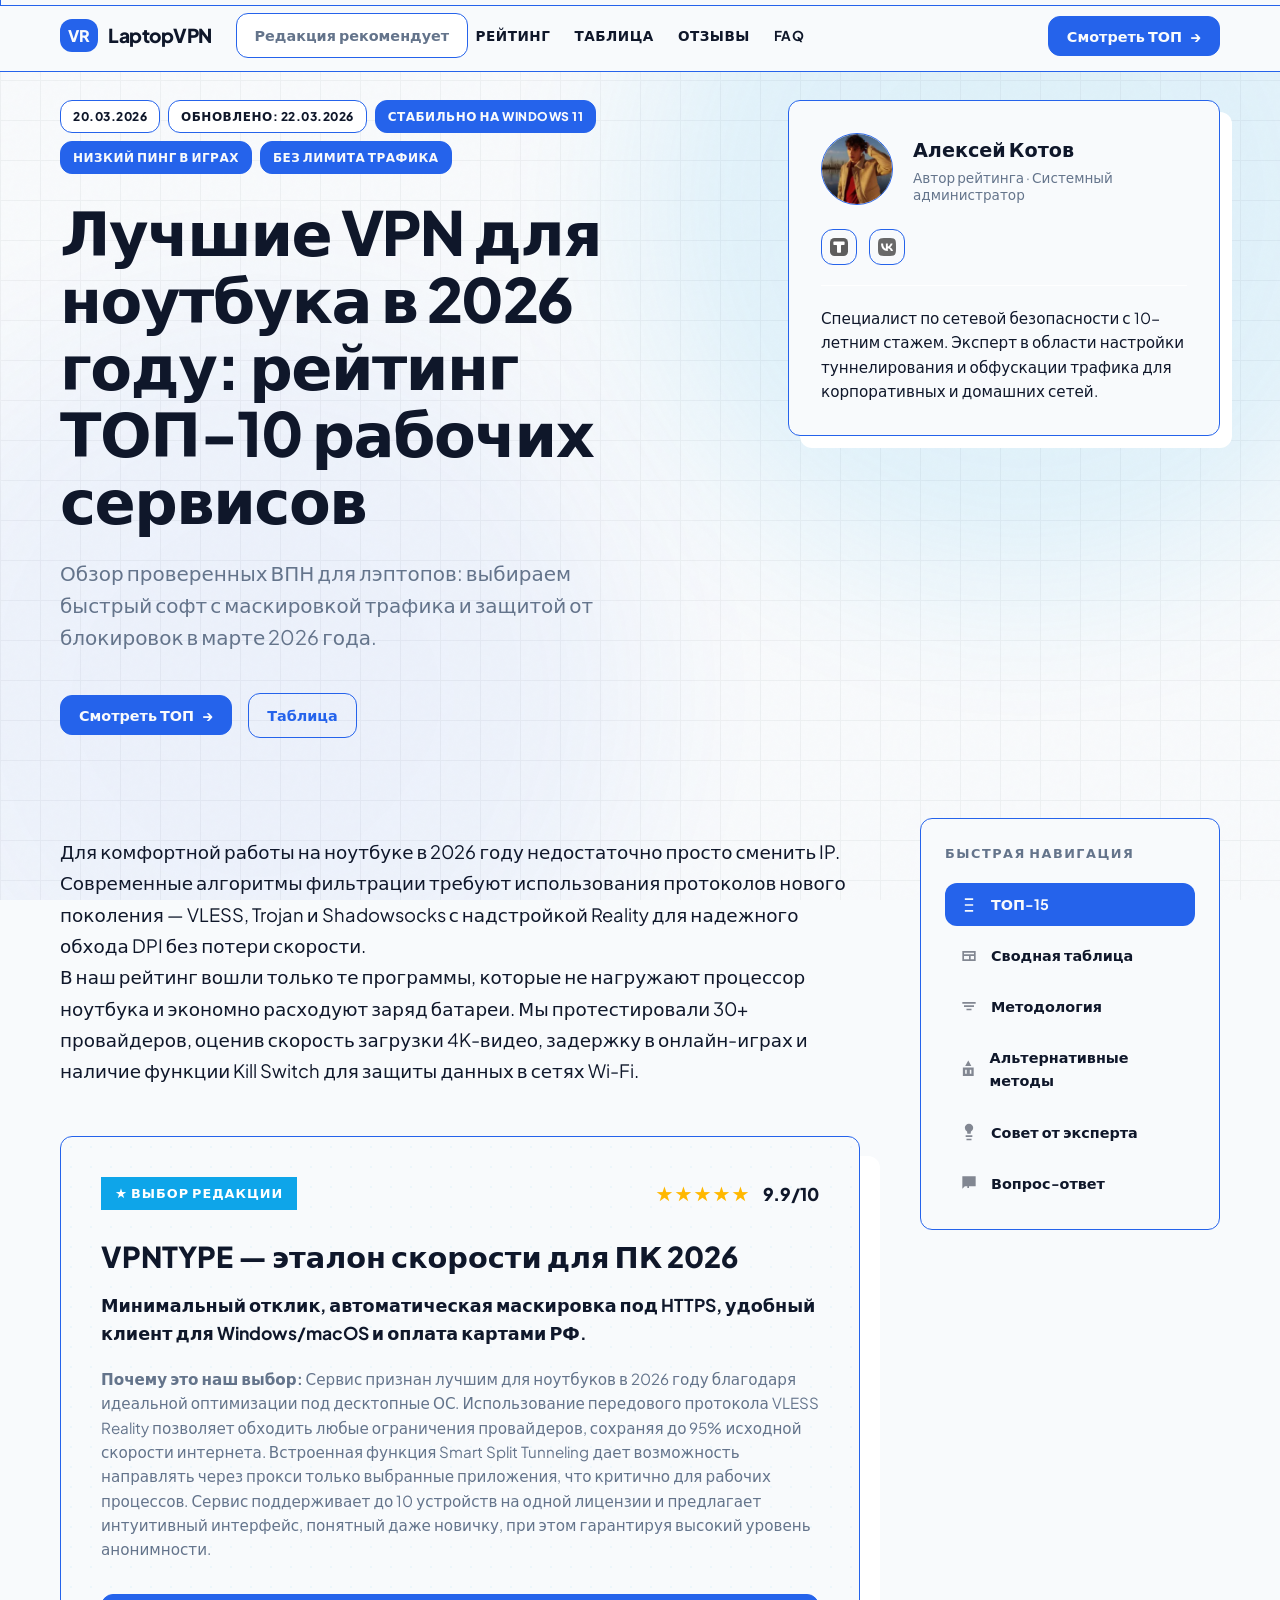
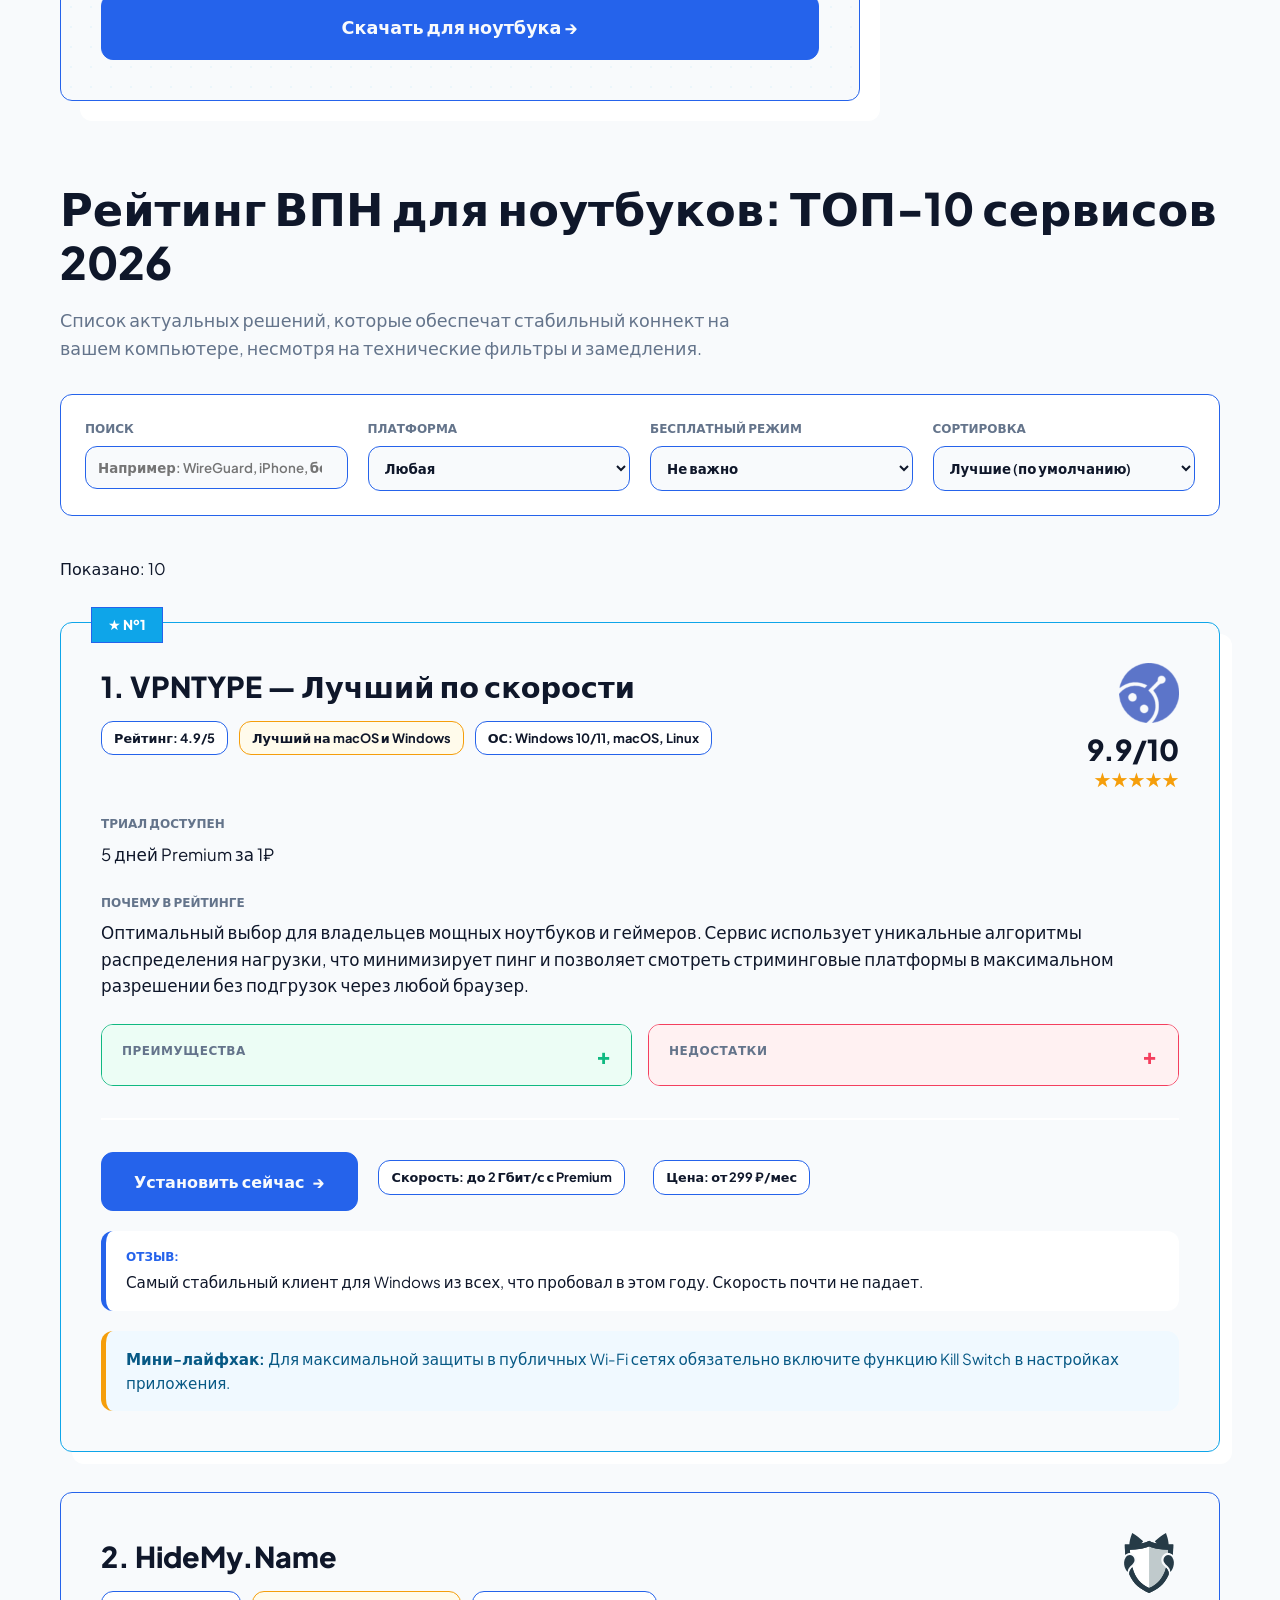
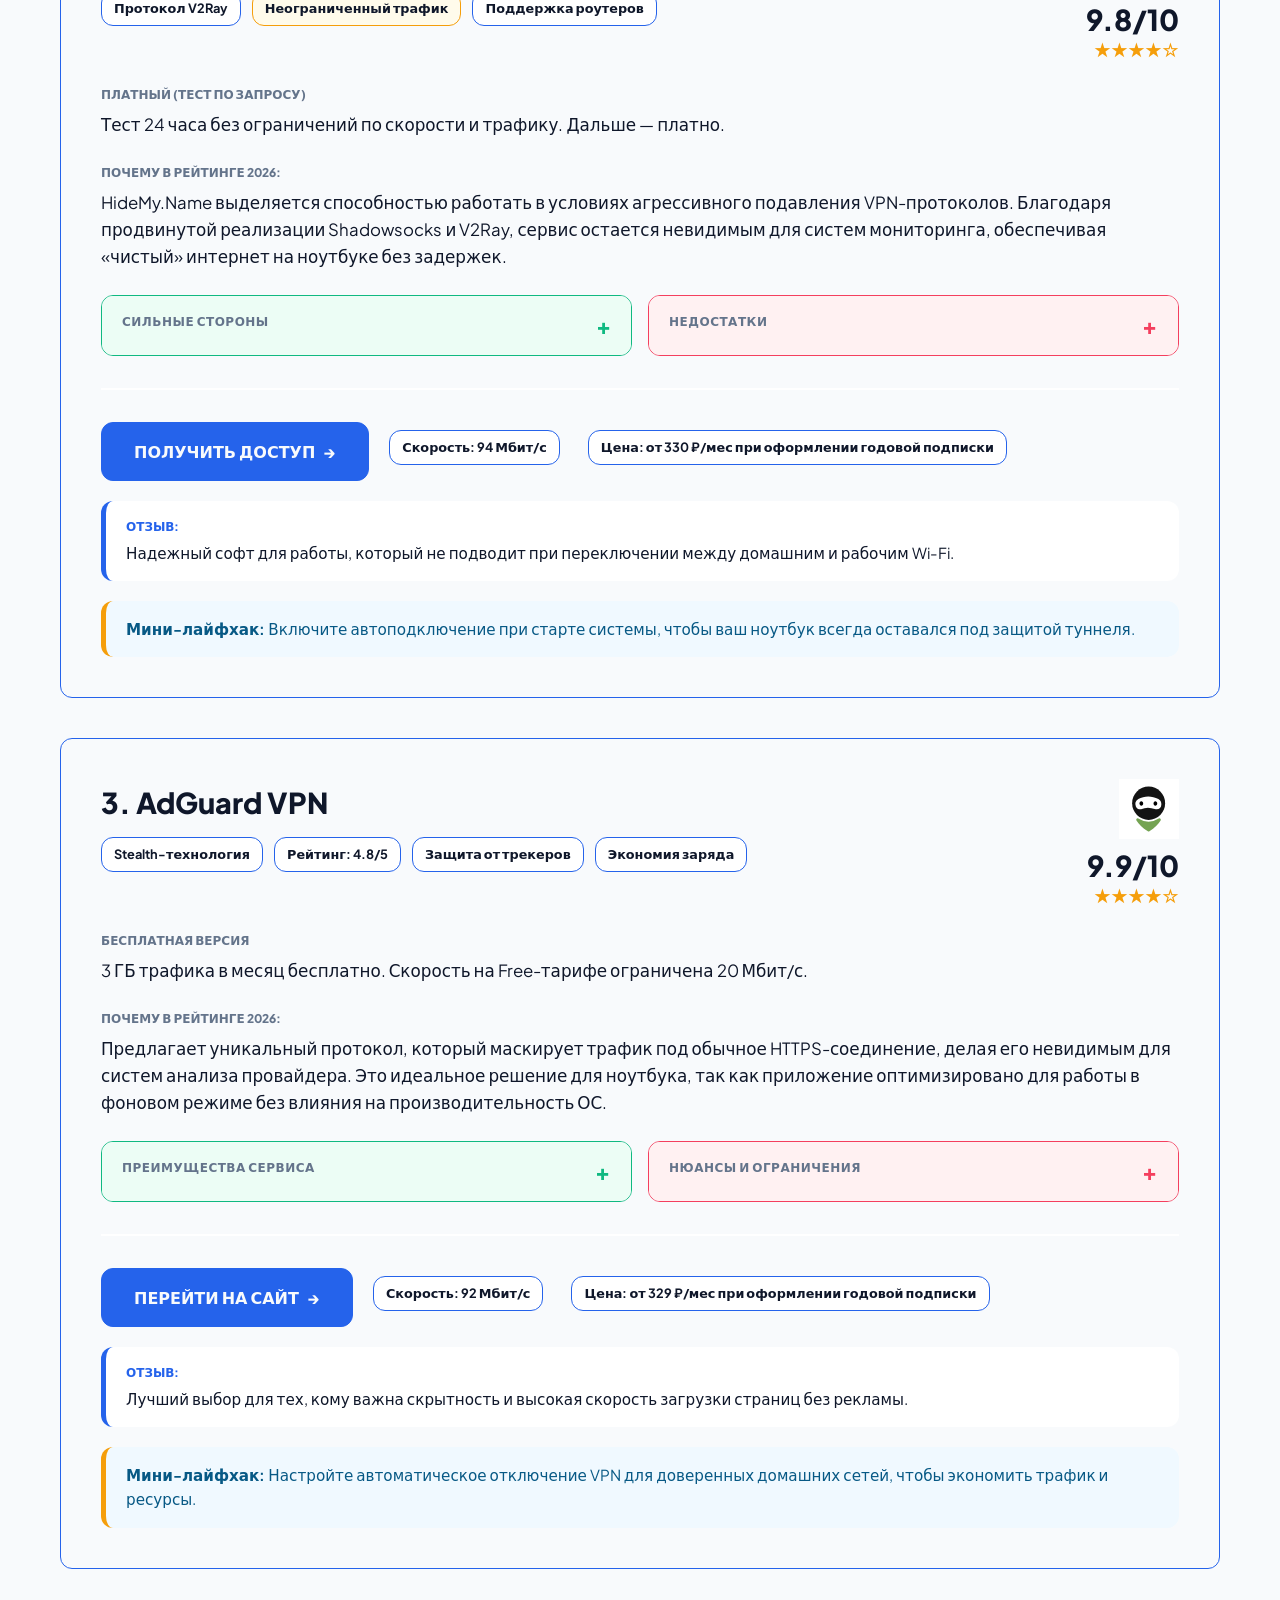
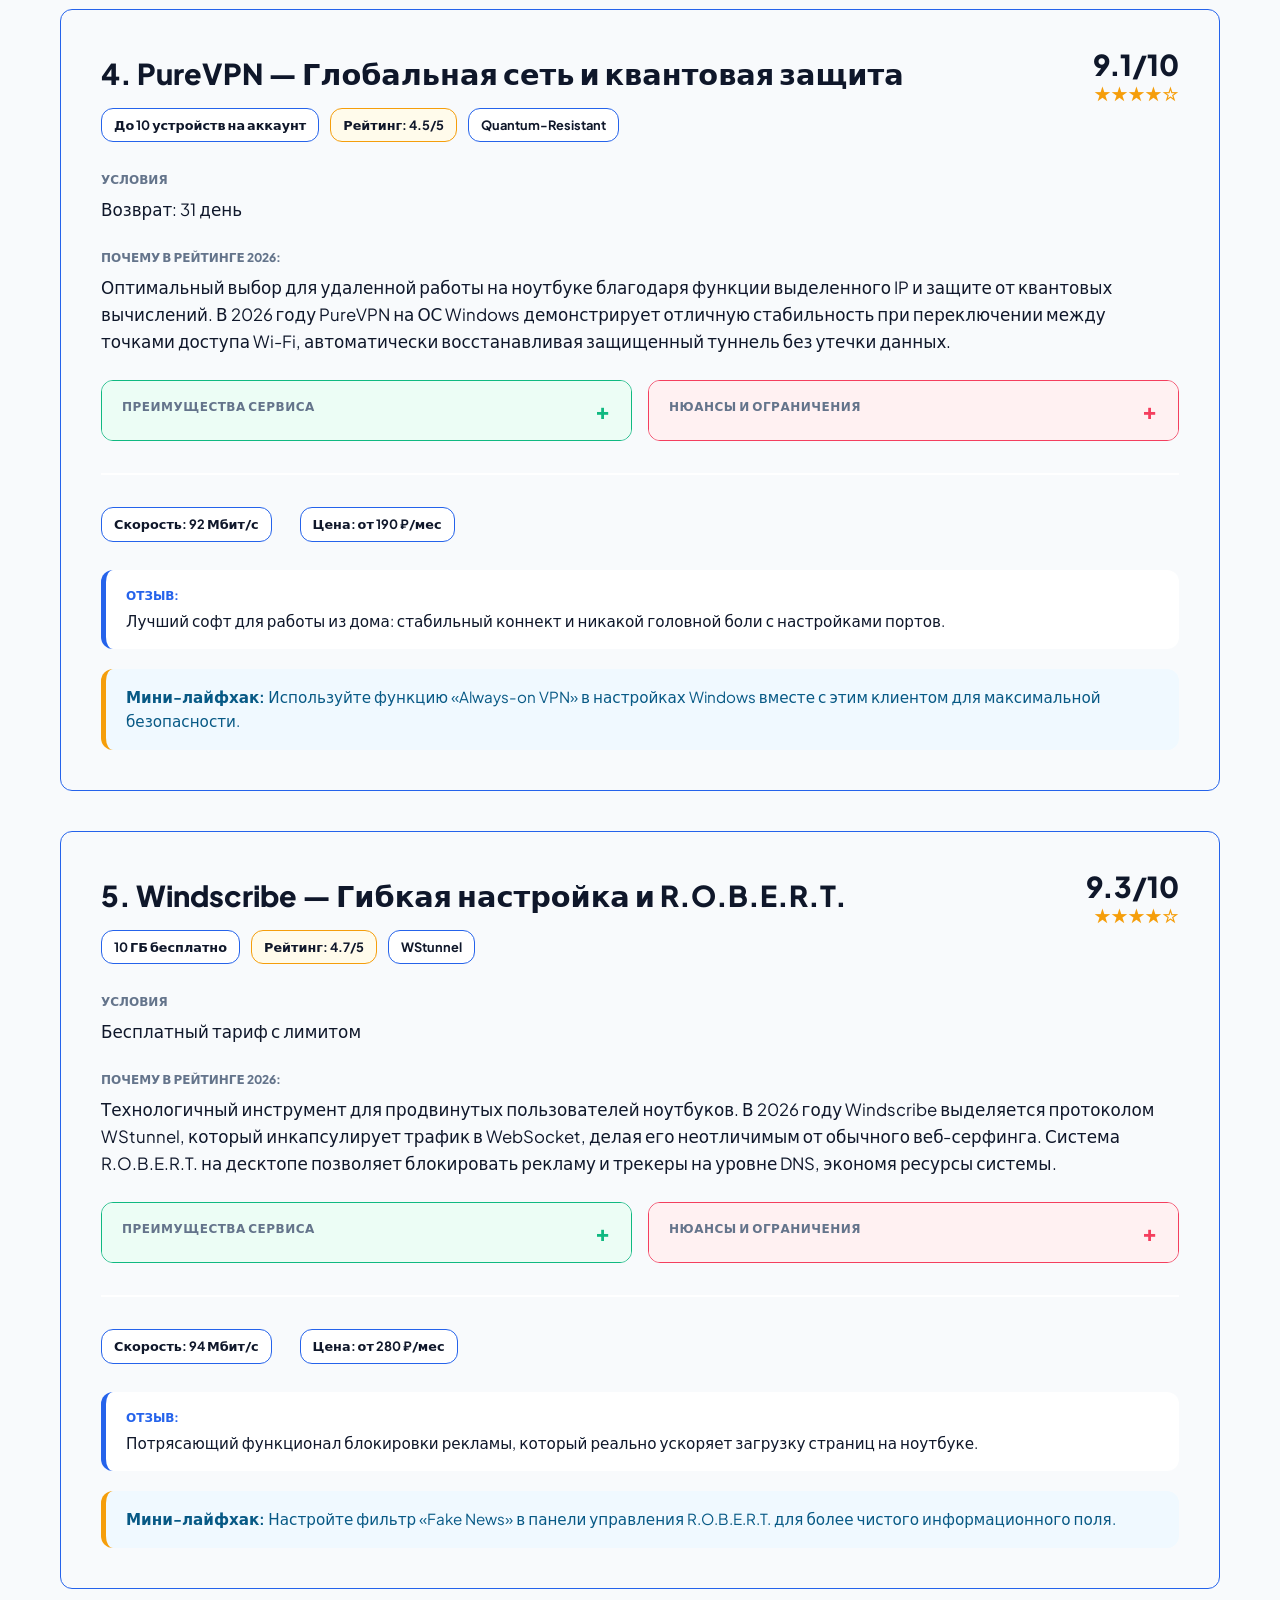
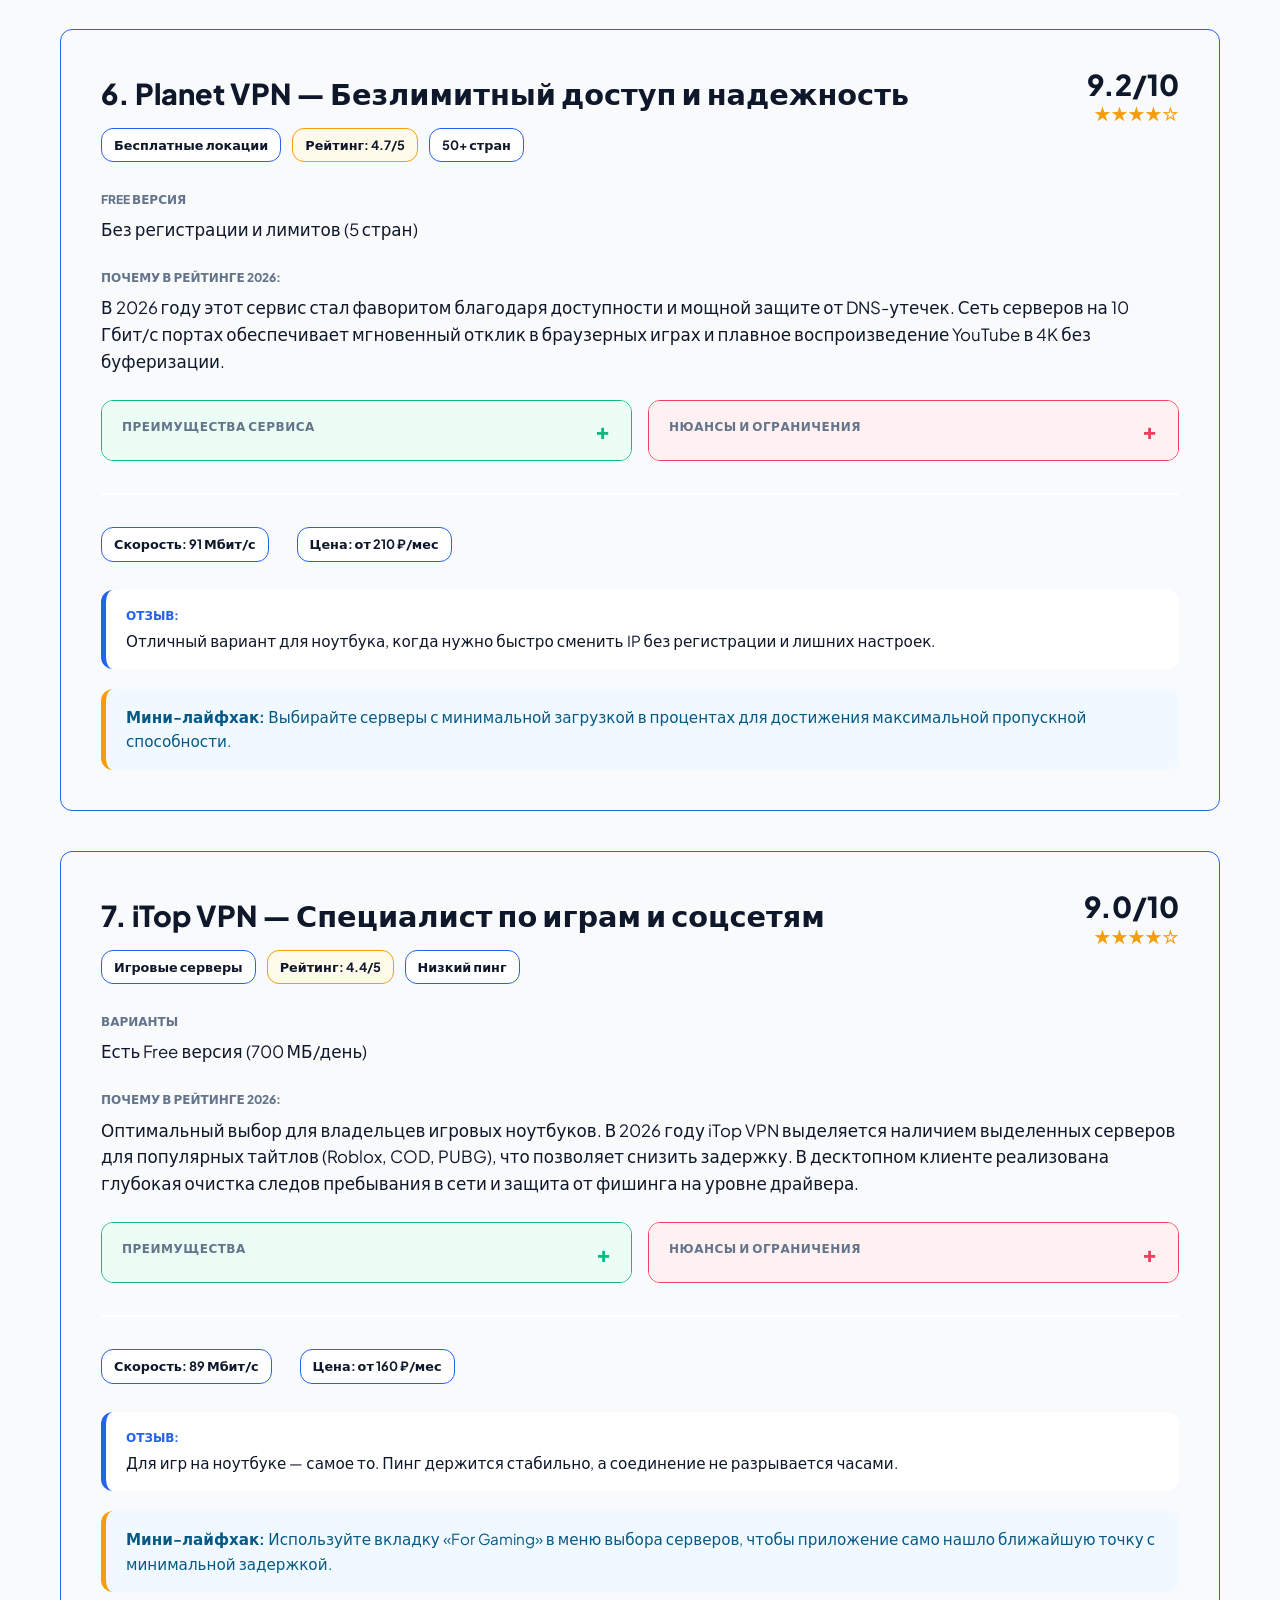
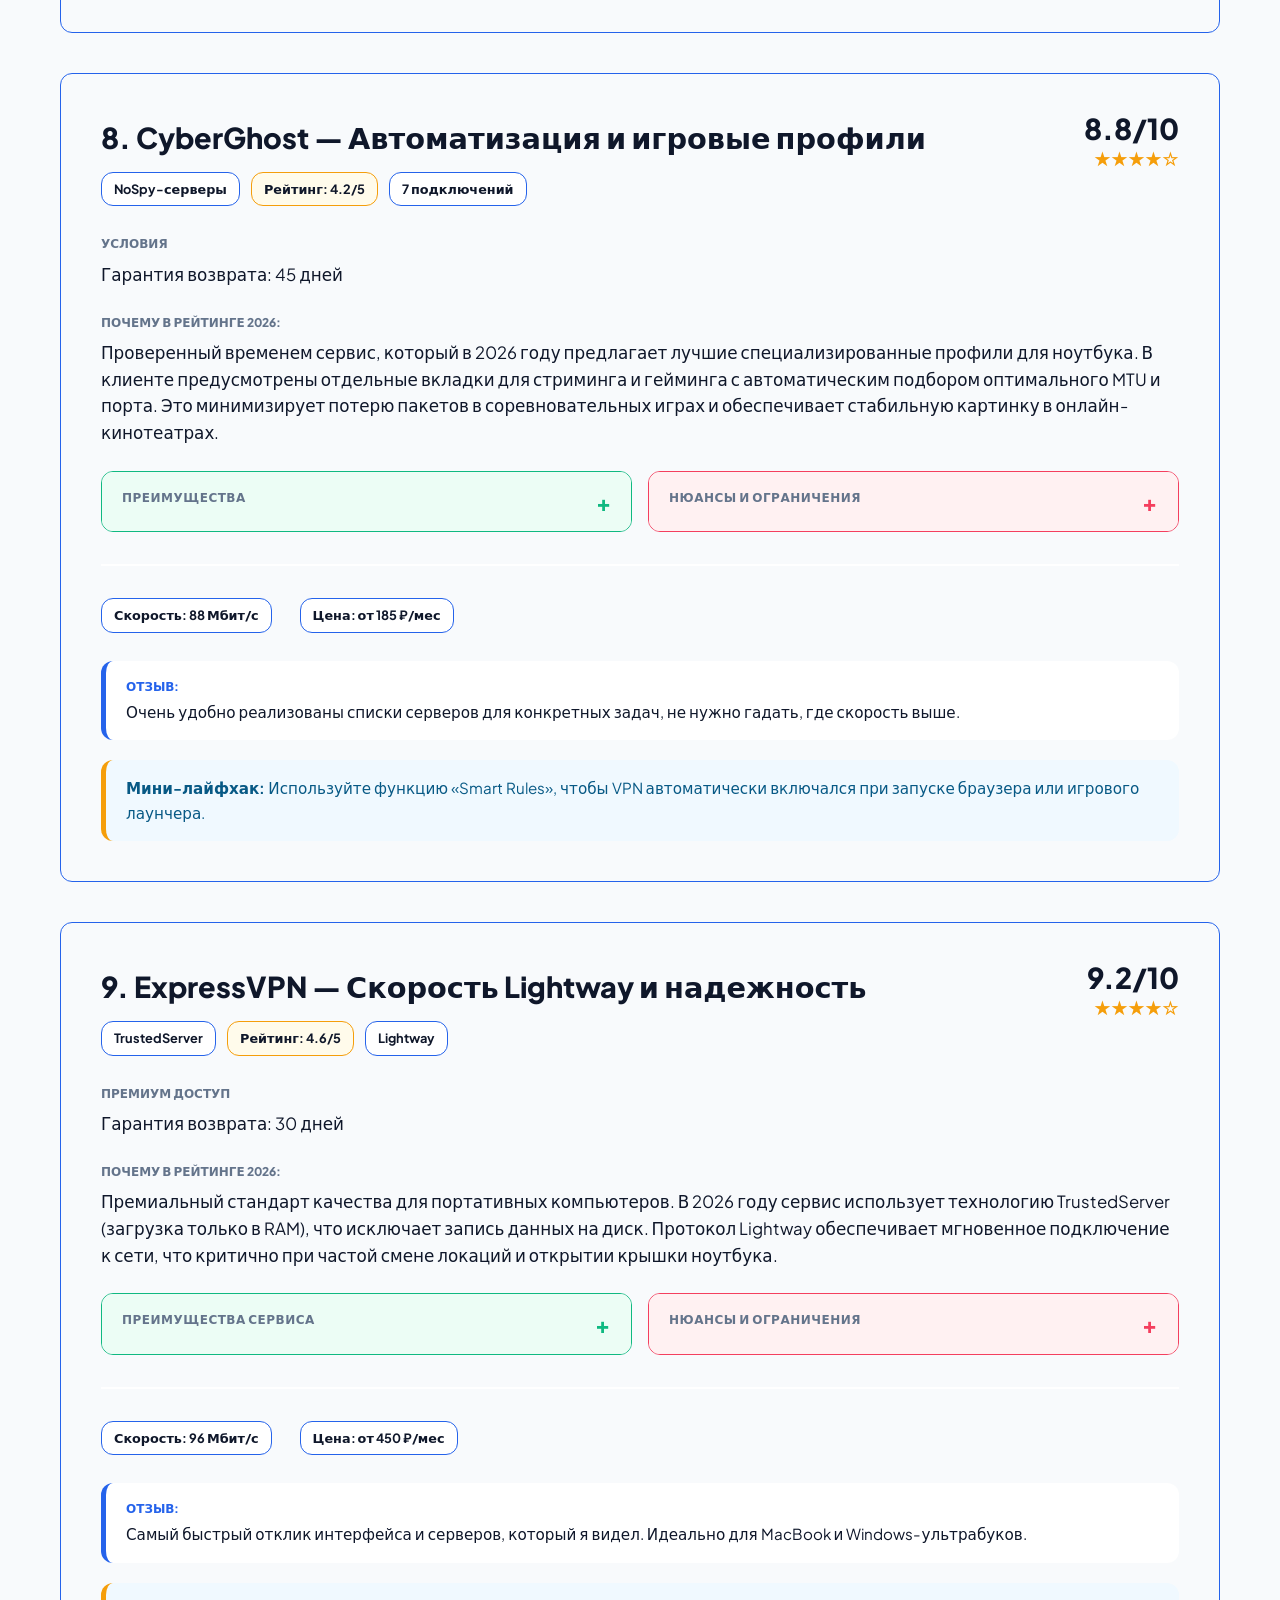
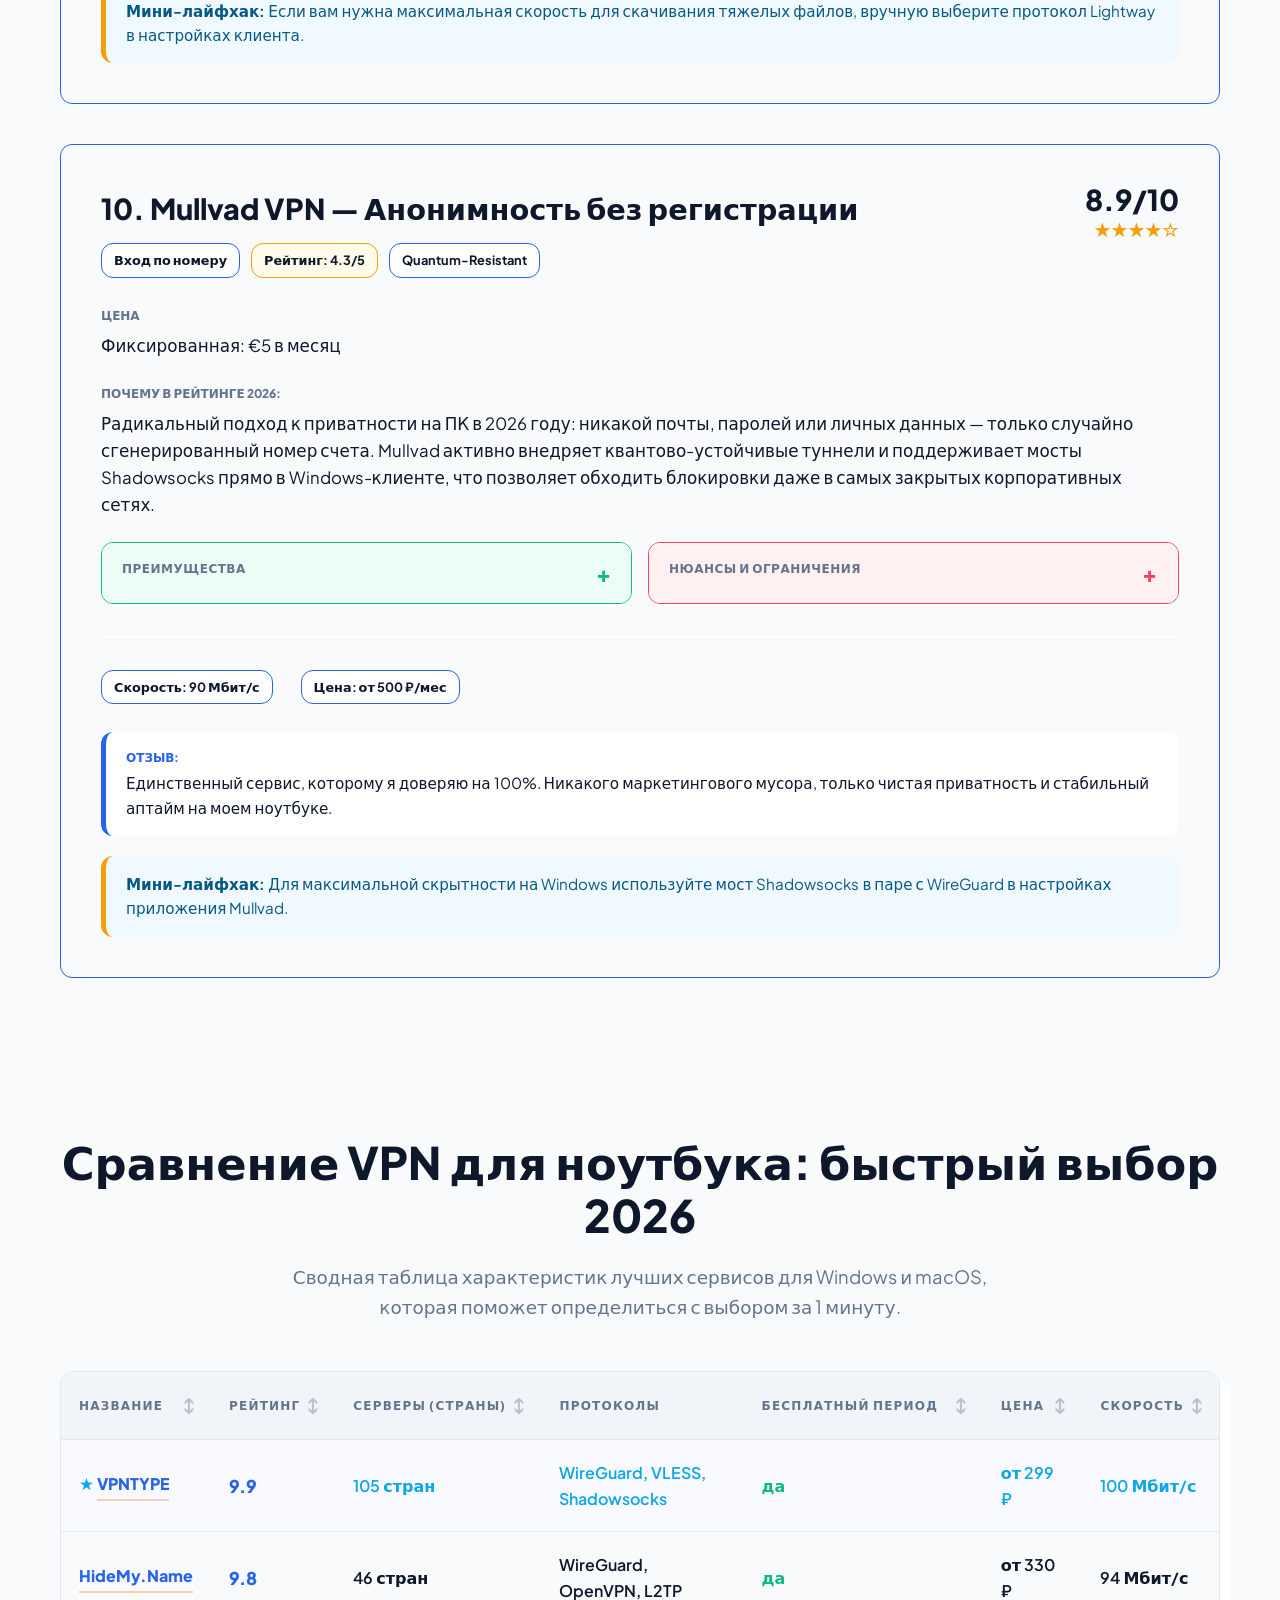
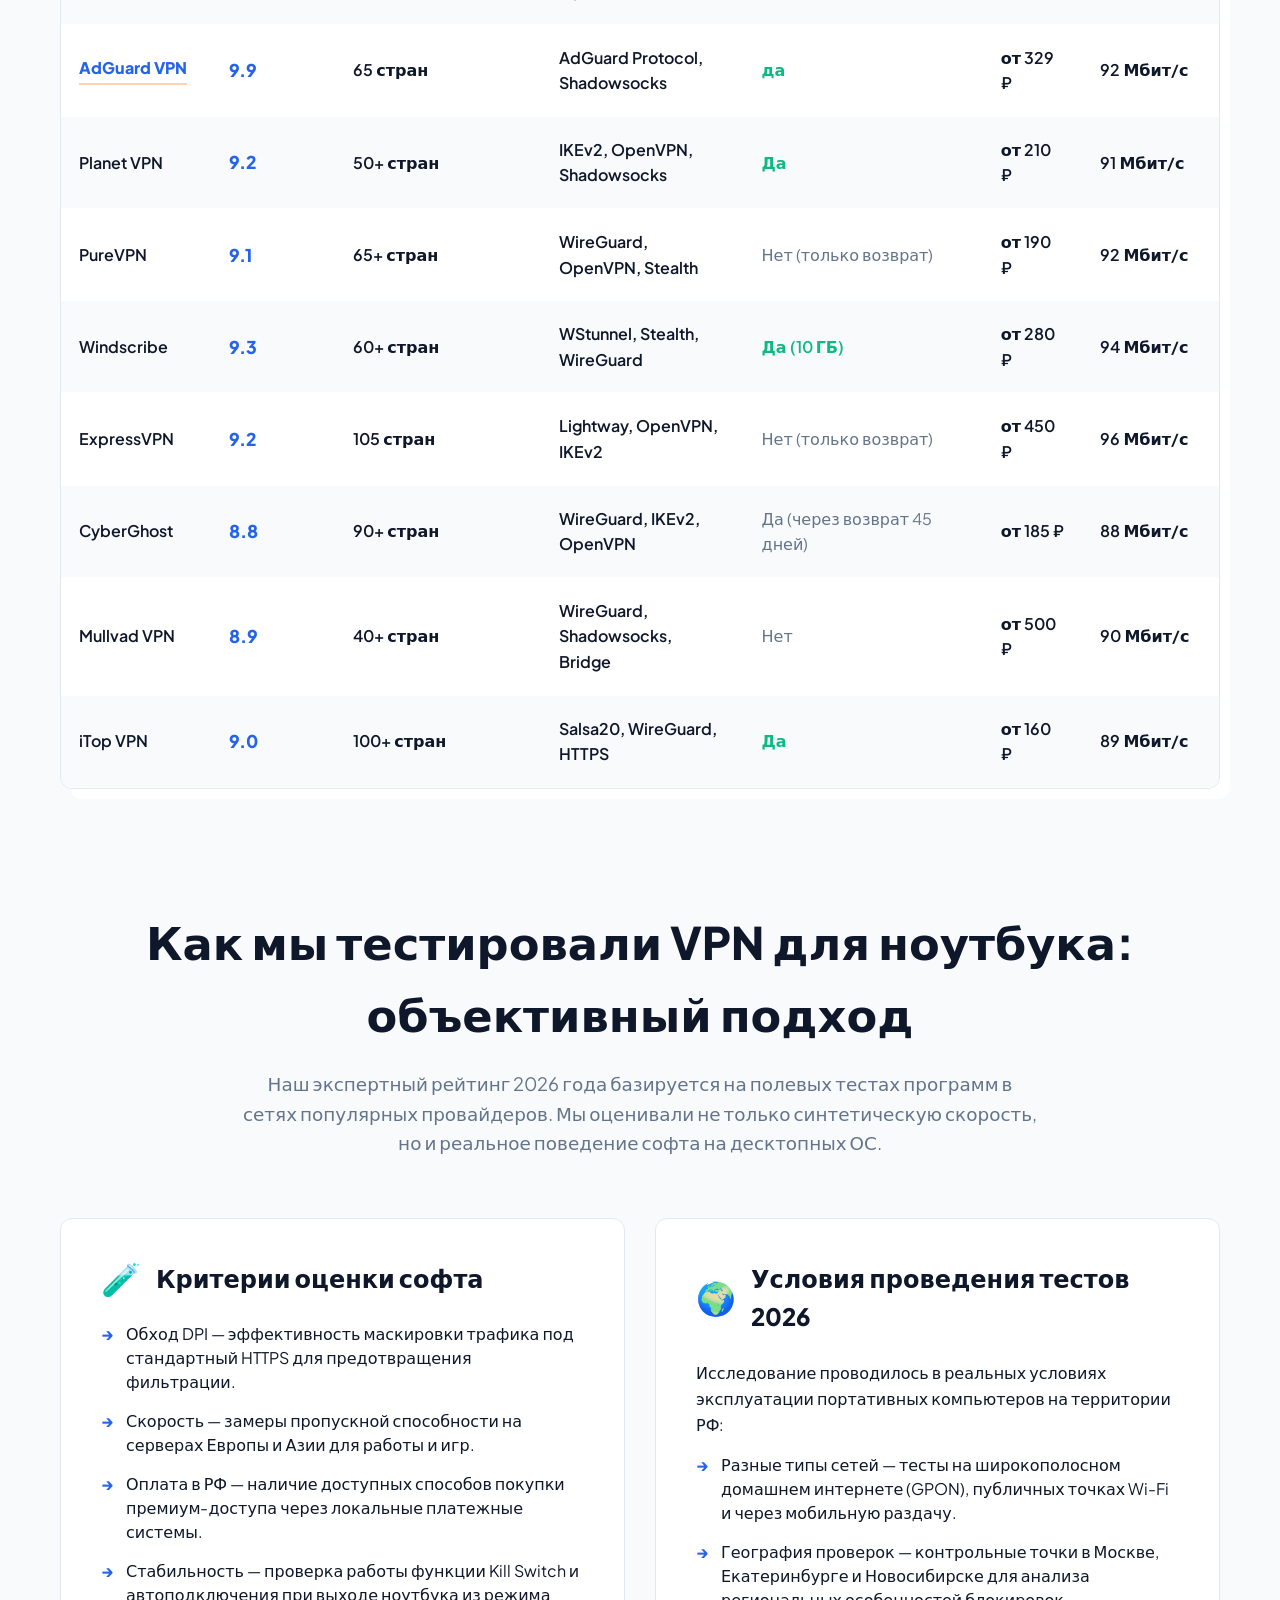
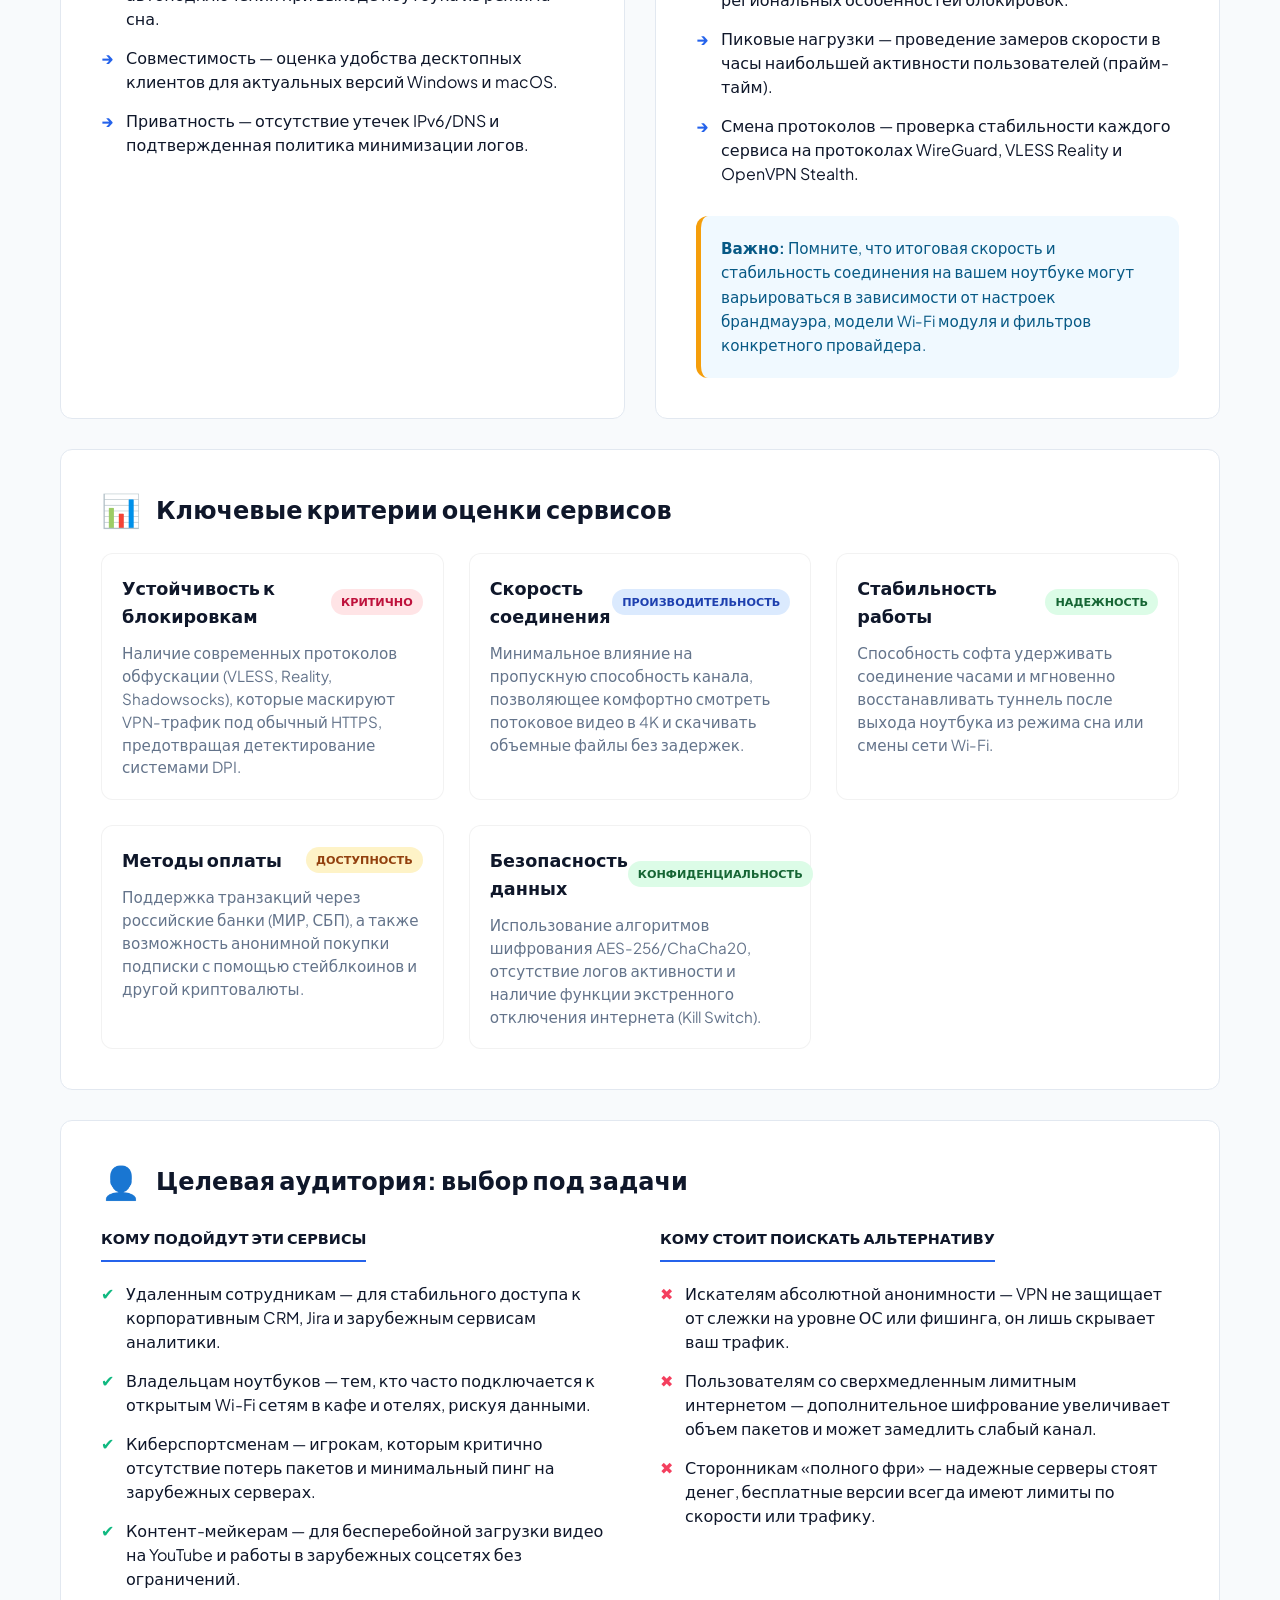
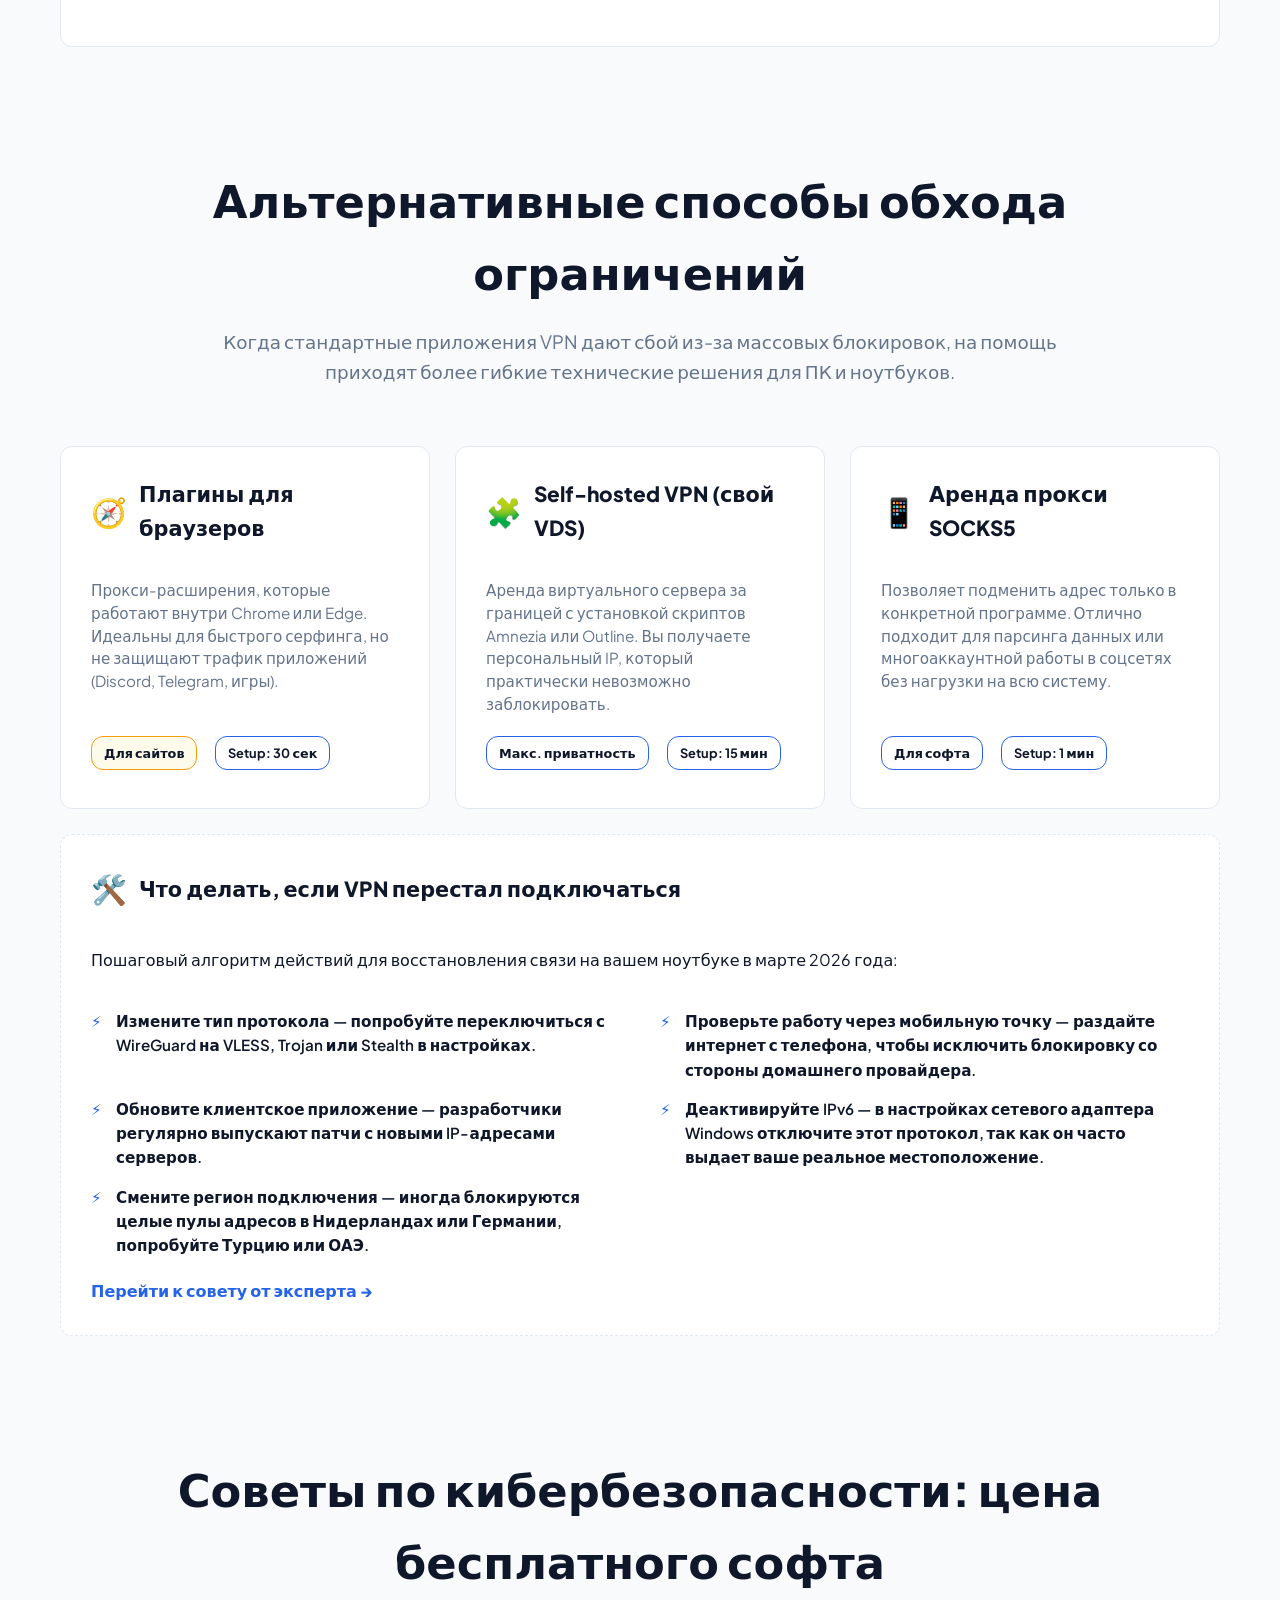
<file: index.html>
<!doctype html>
<html lang="ru">
<head>
  <meta charset="utf-8" />
  <link rel="icon" type="image/svg+xml" href="favicon.svg">
  <link rel="apple-touch-icon" href="favicon.svg">
  <meta name="viewport" content="width=device-width, initial-scale=1" />
  <meta name="theme-color" content="#0b0f1a" />
  <meta name="description" content="Ищете лучший VPN для ноутбука в 2026 году? Сравнение 10 надежных сервисов для Windows и macOS. Тесты скорости, обход DPI, поддержка VLESS и Reality для стабильной работы." />
  <title>ТОП-10 Лучших VPN для ноутбука 2026: Рейтинг быстрых и стабильных сервисов</title>

  <!-- Fonts -->
  <link rel="preconnect" href="https://fonts.googleapis.com">
<link rel="preconnect" href="https://fonts.gstatic.com" crossorigin>
<link href="https://fonts.googleapis.com/css2?family=Plus+Jakarta+Sans:ital,wght@0,400;0,500;0,600;0,700;0,800;1,400&display=swap" rel="stylesheet">

  <link rel="stylesheet" href="./styles.css" />

  <!-- schema-->
  <script type="application/ld+json">
{
  "@context": "https://schema.org",
  "@type": "Article",
  "mainEntityOfPage": {
    "@type": "WebPage",
    "@id": "https://vpn-dlya-noutbuka.github.io"
  },
  "headline": "ТОП-10 Лучших VPN для ноутбука 2026: Рейтинг быстрых и стабильных сервисов",
  "alternativeHeadline": "Рейтинг ВПН для ноутбуков: ТОП-10 сервисов 2026",
  "description": "Ищете лучший VPN для ноутбука в 2026 году? Сравнение 10 надежных сервисов для Windows и macOS. Тесты скорости, обход DPI, поддержка VLESS и Reality для стабильной работы.",
  "inLanguage": "ru-RU",
  "datePublished": "2026-03-20",
  "dateModified": "2026-03-22",
  "author": {
    "@type": "Person",
    "name": "Алексей Котов",
    "jobTitle": "Системный администратор",
    "description": "Специалист по сетевой безопасности с 10-летним стажем. Эксперт в области настройки туннелирования и обфускации трафика для корпоративных и домашних сетей."
  },
  "publisher": {
    "@type": "Organization",
    "name": "LaptopVPN",
    "logo": {
      "@type": "ImageObject",
      "url": "https://vpnrank.example.com/logo.png"
    }
  },
  "articleSection": [
    "Выбор редакции",
    "Об авторе",
    "ТОП-15",
    "Таблица сравнения",
    "Методология",
    "Отзывы",
    "FAQ",
    "Альтернативные методы",
    "Совет эксперта"
  ],
  "isPartOf": {
    "@type": "WebSite",
    "name": "LaptopVPN",
    "url": "https://vpnrank.example.com"
  },
}
</script>
<script type="application/ld+json">
{
  "@context": "https://schema.org",
  "@type": "ItemList",
  "name": "ТОП-10 Лучших VPN для ноутбука 2026: Рейтинг быстрых и стабильных сервисов",
  "description": "Ищете лучший VPN для ноутбука в 2026 году? Сравнение 10 надежных сервисов для Windows и macOS. Тесты скорости, обход DPI, поддержка VLESS и Reality для стабильной работы.",
  "itemListOrder": "https://schema.org/ItemListOrderDescending",
  "numberOfItems": 15,
  "itemListElement": [
    {
      "@type": "ListItem",
      "position": 1,
      "url": "https://vpn-dlya-noutbuka.github.io#vpn-1",
      "name": "VPNTYPE"
    },
    {
      "@type": "ListItem",
      "position": 2,
      "url": "https://vpn-dlya-noutbuka.github.io#vpn-2",
      "name": "HideMy.Name"
    },
    {
      "@type": "ListItem",
      "position": 3,
      "url": "https://vpn-dlya-noutbuka.github.io#vpn-3",
      "name": "AdGuard VPN"
    },
    {
      "@type": "ListItem",
      "position": 4,
      "url": "https://vpn-dlya-noutbuka.github.io#vpn-4",
      "name": "Planet VPN — Безлимитный доступ и надежность"
    },
    {
      "@type": "ListItem",
      "position": 5,
      "url": "https://vpn-dlya-noutbuka.github.io#vpn-5",
      "name": "PureVPN — Глобальная сеть и квантовая защита"
    },
    {
      "@type": "ListItem",
      "position": 6,
      "url": "https://vpn-dlya-noutbuka.github.io#vpn-6",
      "name": "Windscribe — Гибкая настройка и R.O.B.E.R.T."
    },
    {
      "@type": "ListItem",
      "position": 7,
      "url": "https://vpn-dlya-noutbuka.github.io#vpn-7",
      "name": "ExpressVPN — Скорость Lightway и надежность"
    },
    {
      "@type": "ListItem",
      "position": 8,
      "url": "https://vpn-dlya-noutbuka.github.io#vpn-8",
      "name": "CyberGhost — Автоматизация и игровые профили"
    },
    {
      "@type": "ListItem",
      "position": 9,
      "url": "https://vpn-dlya-noutbuka.github.io#vpn-9",
      "name": "Mullvad VPN — Анонимность без регистрации"
    },
    {
      "@type": "ListItem",
      "position": 10,
      "url": "https://vpn-dlya-noutbuka.github.io#vpn-10",
      "name": "iTop VPN — Специалист по играм и соцсетям"
    }
  ]
}
</script>
<script type="application/ld+json">
{
  "@context": "https://schema.org",
  "@graph": [
    {
      "@type": "Service",
      "@id": "https://vpn-dlya-noutbuka.github.io#vpntype",
      "name": "LaptopVPN",
      "alternateName": "VPNTYPE — эталон скорости для ПК 2026",
      "serviceType": "VPN-сервис",
      "description": "VPN-сервис с поддержкой VLESS, Shadowsocks и Reality для обхода DPI в России, скоростью до 2 Гбит/с и доступом к более чем 30 виртуальным локациям.",
      "provider": {
        "@type": "Organization",
        "name": "VPNTYPE"
      },
      "areaServed": {
        "@type": "Country",
        "name": "Россия"
      },
      "offers": {
        "@type": "Offer",
        "price": "299",
        "priceCurrency": "RUB",
        "category": "subscription",
        "description": "Премиум‑подписка VPNTYPE с безлимитным трафиком.",
        "url": "https://vk.cc/cUpjZq",
        "availability": "https://schema.org/InStock"
      },
      "aggregateRating": {
        "@type": "AggregateRating",
        "ratingValue": "9.9",
        "bestRating": "10",
        "worstRating": "0",
        "ratingCount": 5,
        "reviewCount": 5
      }
    },
    {
      "@type": "Service",
      "@id": "https://vpn-dlya-noutbuka.github.io#hidemyname",
      "name": "HideMy.Name",
      "serviceType": "VPN-сервис",
      "description": "VPN-сервис с технологией «Chameleon», собственными DNS-серверами и поддержкой оплаты российскими картами, криптовалютой и через СБП.",
      "provider": {
        "@type": "Organization",
        "name": "HideMy.Name"
      },
      "areaServed": {
        "@type": "Country",
        "name": "Россия"
      },
      "offers": {
        "@type": "Offer",
        "price": "330",
        "priceCurrency": "RUB",
        "category": "subscription",
        "description": "Подписка HideMy.Name при годовой оплате.",
        "url": "https://vk.cc/cUxOxl",
        "availability": "https://schema.org/InStock"
      },
      "aggregateRating": {
        "@type": "AggregateRating",
        "ratingValue": "9.8",
        "bestRating": "10",
        "worstRating": "0",
        "ratingCount": 4,
        "reviewCount": 4
      }
    },
    {
      "@type": "Service",
      "@id": "https://vpn-dlya-noutbuka.github.io#adguardvpn",
      "name": "AdGuard VPN",
      "serviceType": "VPN-сервис",
      "description": "VPN-сервис с проприетарным протоколом AdGuard, маскирующимся под HTTPS, и встроенной экосистемой блокировки рекламы и трекеров.",
      "provider": {
        "@type": "Organization",
        "name": "AdGuard VPN"
      },
      "areaServed": {
        "@type": "Country",
        "name": "Россия"
      },
      "offers": {
        "@type": "Offer",
        "price": "329",
        "priceCurrency": "RUB",
        "category": "subscription",
        "description": "Подписка AdGuard VPN при годовой оплате.",
        "url": "https://vk.cc/cUxOkm",
        "availability": "https://schema.org/InStock"
      },
      "aggregateRating": {
        "@type": "AggregateRating",
        "ratingValue": "9.9",
        "bestRating": "10",
        "worstRating": "0",
        "ratingCount": 4,
        "reviewCount": 4
      }
    },
    {
      "@type": "Service",
      "@id": "https://vpn-dlya-noutbuka.github.io#zoogvpn",
      "name": "Planet VPN — Безлимитный доступ и надежность",
      "serviceType": "VPN-сервис",
      "description": "В 2026 году этот сервис стал фаворитом благодаря доступности и мощной защите от DNS-утечек. Сеть серверов на 10 Гбит/с портах обеспечивает мгновенный отклик в браузерных играх и плавное воспроизведение YouTube в 4K без буферизации.",
      "provider": {
        "@type": "Organization",
        "name": "Planet VPN — Безлимитный доступ и надежность"
      },
      "areaServed": {
        "@type": "Country",
        "name": "Россия"
      },
      "offers": {
        "@type": "Offer",
        "price": "210",
        "priceCurrency": "RUB",
        "category": "subscription",
        "description": "Без регистрации и лимитов (5 стран)",
        "url": "https://vpn-dlya-noutbuka.github.io#zoogvpn",
        "availability": "https://schema.org/InStock"
      },
      "aggregateRating": {
        "@type": "AggregateRating",
        "ratingValue": "9.2",
        "bestRating": "10",
        "worstRating": "0",
        "ratingCount": 4,
        "reviewCount": 4
      }
    },
    {
      "@type": "Service",
      "@id": "https://vpn-dlya-noutbuka.github.io#surfshark",
      "name": "PureVPN — Глобальная сеть и квантовая защита",
      "serviceType": "VPN-сервис",
      "description": "Оптимальный выбор для удаленной работы на ноутбуке благодаря функции выделенного IP и защите от квантовых вычислений. В 2026 году PureVPN на ОС Windows демонстрирует отличную стабильность при переключении между точками доступа Wi-Fi, автоматически восстанавливая защищенный туннель без утечки данных.",
      "provider": {
        "@type": "Organization",
        "name": "PureVPN — Глобальная сеть и квантовая защита"
      },
      "areaServed": {
        "@type": "Country",
        "name": "Россия"
      },
      "offers": {
        "@type": "Offer",
        "price": "190",
        "priceCurrency": "RUB",
        "category": "subscription",
        "description": "Возврат: 31 день",
        "url": "https://vpn-dlya-noutbuka.github.io#surfshark",
        "availability": "https://schema.org/InStock"
      },
      "aggregateRating": {
        "@type": "AggregateRating",
        "ratingValue": "9.1",
        "bestRating": "10",
        "worstRating": "0",
        "ratingCount": 4,
        "reviewCount": 4
      }
    },
    {
      "@type": "Service",
      "@id": "https://vpn-dlya-noutbuka.github.io#nordvpn",
      "name": "Windscribe — Гибкая настройка и R.O.B.E.R.T.",
      "serviceType": "VPN-сервис",
      "description": "Технологичный инструмент для продвинутых пользователей ноутбуков. В 2026 году Windscribe выделяется протоколом WStunnel, который инкапсулирует трафик в WebSocket, делая его неотличимым от обычного веб-серфинга. Система R.O.B.E.R.T. на десктопе позволяет блокировать рекламу и трекеры на уровне DNS, экономя ресурсы системы.",
      "provider": {
        "@type": "Organization",
        "name": "Windscribe — Гибкая настройка и R.O.B.E.R.T."
      },
      "areaServed": {
        "@type": "Country",
        "name": "Россия"
      },
      "offers": {
        "@type": "Offer",
        "price": "280",
        "priceCurrency": "RUB",
        "category": "subscription",
        "description": "Бесплатный тариф с лимитом",
        "url": "https://vpn-dlya-noutbuka.github.io#nordvpn",
        "availability": "https://schema.org/InStock"
      },
      "aggregateRating": {
        "@type": "AggregateRating",
        "ratingValue": "9.3",
        "bestRating": "10",
        "worstRating": "0",
        "ratingCount": 4,
        "reviewCount": 5
      }
    },
    {
      "@type": "Service",
      "@id": "https://vpn-dlya-noutbuka.github.io#protonvpn",
      "name": "ExpressVPN — Скорость Lightway и надежность",
      "serviceType": "VPN-сервис",
      "description": "Премиальный стандарт качества для портативных компьютеров. В 2026 году сервис использует технологию TrustedServer (загрузка только в RAM), что исключает запись данных на диск. Протокол Lightway обеспечивает мгновенное подключение к сети, что критично при частой смене локаций и открытии крышки ноутбука.",
      "provider": {
        "@type": "Organization",
        "name": "ExpressVPN — Скорость Lightway и надежность"
      },
      "areaServed": {
        "@type": "Country",
        "name": "Россия"
      },
      "offers": {
        "@type": "Offer",
        "price": "450",
        "priceCurrency": "RUB",
        "category": "subscription",
        "description": "Гарантия возврата: 30 дней",
        "url": "https://vpn-dlya-noutbuka.github.io#protonvpn",
        "availability": "https://schema.org/InStock"
      },
      "aggregateRating": {
        "@type": "AggregateRating",
        "ratingValue": "9.2",
        "bestRating": "10",
        "worstRating": "0",
        "ratingCount": 4,
        "reviewCount": 4
      }
    },
    {
      "@type": "Service",
      "@id": "https://vpn-dlya-noutbuka.github.io#purevpn",
      "name": "CyberGhost — Автоматизация и игровые профили",
      "serviceType": "VPN-сервис",
      "description": "Проверенный временем сервис, который в 2026 году предлагает лучшие специализированные профили для ноутбука. В клиенте предусмотрены отдельные вкладки для стриминга и гейминга с автоматическим подбором оптимального MTU и порта. Это минимизирует потерю пакетов в соревновательных играх и обеспечивает стабильную картинку в онлайн-кинотеатрах.",
      "provider": {
        "@type": "Organization",
        "name": "CyberGhost — Автоматизация и игровые профили"
      },
      "areaServed": {
        "@type": "Country",
        "name": "Россия"
      },
      "offers": {
        "@type": "Offer",
        "price": "185",
        "priceCurrency": "RUB",
        "category": "subscription",
        "description": "Гарантия возврата: 45 дней",
        "url": "https://vpn-dlya-noutbuka.github.io#purevpn",
        "availability": "https://schema.org/InStock"
      },
      "aggregateRating": {
        "@type": "AggregateRating",
        "ratingValue": "8.8",
        "bestRating": "10",
        "worstRating": "0",
        "ratingCount": 4,
        "reviewCount": 4
      }
    },
    {
      "@type": "Service",
      "@id": "https://vpn-dlya-noutbuka.github.io#windscribe",
      "name": "Mullvad VPN — Анонимность без регистрации",
      "serviceType": "VPN-сервис",
      "description": "Радикальный подход к приватности на ПК в 2026 году: никакой почты, паролей или личных данных — только случайно сгенерированный номер счета. Mullvad активно внедряет квантово-устойчивые туннели и поддерживает мосты Shadowsocks прямо в Windows-клиенте, что позволяет обходить блокировки даже в самых закрытых корпоративных сетях.",
      "provider": {
        "@type": "Organization",
        "name": "Mullvad VPN — Анонимность без регистрации"
      },
      "areaServed": {
        "@type": "Country",
        "name": "Россия"
      },
      "offers": {
        "@type": "Offer",
        "price": "500",
        "priceCurrency": "RUB",
        "category": "subscription",
        "description": "Фиксированная: €5 в месяц",
        "url": "https://vpn-dlya-noutbuka.github.io#windscribe",
        "availability": "https://schema.org/InStock"
      },
      "aggregateRating": {
        "@type": "AggregateRating",
        "ratingValue": "8.9",
        "bestRating": "10",
        "worstRating": "0",
        "ratingCount": 4,
        "reviewCount": 4
      }
    },
    {
      "@type": "Service",
      "@id": "https://vpn-dlya-noutbuka.github.io#expressvpn",
      "name": "iTop VPN — Специалист по играм и соцсетям",
      "serviceType": "VPN-сервис",
      "description": "Оптимальный выбор для владельцев игровых ноутбуков. В 2026 году iTop VPN выделяется наличием выделенных серверов для популярных тайтлов (Roblox, COD, PUBG), что позволяет снизить задержку. В десктопном клиенте реализована глубокая очистка следов пребывания в сети и защита от фишинга на уровне драйвера.",
      "provider": {
        "@type": "Organization",
        "name": "iTop VPN — Специалист по играм и соцсетям"
      },
      "areaServed": {
        "@type": "Country",
        "name": "Россия"
      },
      "offers": {
        "@type": "Offer",
        "price": "160",
        "priceCurrency": "RUB",
        "category": "subscription",
        "description": "Есть Free версия (700 МБ/день)",
        "url": "https://vpn-dlya-noutbuka.github.io#expressvpn",
        "availability": "https://schema.org/InStock"
      },
      "aggregateRating": {
        "@type": "AggregateRating",
        "ratingValue": "9.0",
        "bestRating": "10",
        "worstRating": "0",
        "ratingCount": 4,
        "reviewCount": 4
      }
    }
  ]
}
</script>
<script type="application/ld+json">
{
  "@context": "https://schema.org",
  "@type": "FAQPage",
  "mainEntity": [
    {
      "@type": "Question",
      "name": "Легально ли использовать VPN на ноутбуке в РФ?",
      "acceptedAnswer": {
        "@type": "Answer",
        "text": "Да, использование VPN-клиентов частными лицами для обеспечения безопасности и приватности не запрещено законом."
      }
    },
    {
      "@type": "Question",
      "name": "Почему старые протоколы стали работать нестабильно?",
      "acceptedAnswer": {
        "@type": "Answer",
        "text": "В марте 2026 года системы DPI эффективно блокируют WireGuard и OpenVPN. Для стабильной работы на ноутбуке нужны VLESS, Shadowsocks или Trojan."
      }
    },
    {
      "@type": "Question",
      "name": "Влияет ли VPN-клиент на автономность ноутбука?",
      "acceptedAnswer": {
        "@type": "Answer",
        "text": "Да, процесс шифрования создает нагрузку на CPU. Современные легкие протоколы (например, Lightway) снижают этот эффект до минимума."
      }
    },
    {
      "@type": "Question",
      "name": "Как сейчас оплатить зарубежный VPN-сервис?",
      "acceptedAnswer": {
        "@type": "Answer",
        "text": "Многие провайдеры из нашего ТОПа принимают российские карты и СБП через официальных реселлеров или поддерживают оплату криптовалютой."
      }
    },
    {
      "@type": "Question",
      "name": "Как проверить, не течет ли мой реальный IP?",
      "acceptedAnswer": {
        "@type": "Answer",
        "text": "Используйте сервисы проверки утечек DNS и IPv6. В качественных приложениях для Windows/macOS функция Kill Switch блокирует трафик при разрыве туннеля."
      }
    },
    {
      "@type": "Question",
      "name": "Нужно ли выключать VPN при работе с онлайн-банками?",
      "acceptedAnswer": {
        "@type": "Answer",
        "text": "Желательно использовать функцию раздельного туннелирования (Split Tunneling), чтобы банковские приложения работали через локальный IP во избежание блокировок аккаунта."
      }
    },
    {
      "@type": "Question",
      "name": "Может ли VPN помочь снизить пинг в играх на ноутбуке?",
      "acceptedAnswer": {
        "@type": "Answer",
        "text": "Да, если маршрут провайдера до сервера игры неоптимален. Выбор VPN-узла, находящегося ближе к игровому серверу, может сократить задержку."
      }
    },
    {
      "@type": "Question",
      "name": "Достаточно ли расширения для браузера вместо полноценного VPN?",
      "acceptedAnswer": {
        "@type": "Answer",
        "text": "Расширение защищает только веб-трафик. Для мессенджеров, игр и системных обновлений необходима установка полноценного десктопного приложения."
      }
    },
    {
      "@type": "Question",
      "name": "Работают ли VPN-сервисы через мобильную раздачу?",
      "acceptedAnswer": {
        "@type": "Answer",
        "text": "Да, но мобильные операторы могут дополнительно фильтровать такой трафик. В этом случае выручают протоколы с сильной обфускацией (Reality)."
      }
    },
    {
      "@type": "Question",
      "name": "Что делать, если скорость сильно упала?",
      "acceptedAnswer": {
        "@type": "Answer",
        "text": "Попробуйте сменить сервер на менее загруженный или переключитесь на протокол с меньшим оверхедом шифрования, например, на базе WireGuard с маскировкой."
      }
    }
  ]
}
</script>
<script type="application/ld+json">
{
  "@context": "https://schema.org",
  "@graph": [
    {
      "@type": "Review",
      "@id": "https://vpn-dlya-noutbuka.github.io#review-adguard",
      "itemReviewed": {
        "@type": "Service",
        "name": "Tyler VPN"
      },
      "author": {
        "@type": "Person",
        "name": "Максим"
      },
      "reviewBody": "Отлично работает на моем ноутбуке с Windows 11. Скорость практически не режет, а пинг в играх даже стал чуть стабильнее. Взял подписку на год — по цене вышло очень выгодно.",
      "reviewRating": {
        "@type": "Rating",
        "ratingValue": "9.9",
        "bestRating": "10",
        "worstRating": "0"
      },
      "datePublished": "2026-03-01"
    },
    {
      "@type": "Review",
      "@id": "https://vpn-dlya-noutbuka.github.io#review-adguard",
      "itemReviewed": {
        "@type": "Service",
        "name": "Paper VPN"
      },
      "author": {
        "@type": "Person",
        "name": "Дмитрий"
      },
      "reviewBody": "Лучший выбор для тех, кто не хочет возиться с настройками. Скорость в 4K держит без подгрузок, оплатил картой МИР без проблем. Для работы и YouTube сейчас идеальный вариант.",
      "reviewRating": {
        "@type": "Rating",
        "ratingValue": "9.7",
        "bestRating": "10",
        "worstRating": "0"
      },
      "datePublished": "2026-03-01"
    },
    {
      "@type": "Review",
      "@id": "https://vpn-dlya-noutbuka.github.io#review-adguard",
      "itemReviewed": {
        "@type": "Service",
        "name": "Planet VPN"
      },
      "author": {
        "@type": "Person",
        "name": "Елена"
      },
      "reviewBody": "Использую бесплатную версию на ноутбуке для простых задач. Да, серверов не так много, но для соцсетей и почты хватает за глаза. Радует, что нет регистрации.",
      "reviewRating": {
        "@type": "Rating",
        "ratingValue": "9.5",
        "bestRating": "10",
        "worstRating": "0"
      },
      "datePublished": "2026-02-28"
    },
    {
      "@type": "Review",
      "@id": "https://vpn-dlya-noutbuka.github.io#review-adguard",
      "itemReviewed": {
        "@type": "Service",
        "name": "Mullvad"
      },
      "author": {
        "@type": "Person",
        "name": "Игорь"
      },
      "reviewBody": "Для тех, кому нужна реальная приватность. Настроил через Shadowsocks на ноуте, и теперь никакие блокировки провайдера не страшны. Оплачиваю криптой, полет нормальный.",
      "reviewRating": {
        "@type": "Rating",
        "ratingValue": "9.8",
        "bestRating": "10",
        "worstRating": "0"
      },
      "datePublished": "2026-02-27"
    }
  ]
}
</script>

</head>

<body>

  <!-- Ambient background -->
  <div class="bg">
    <div class="bg__blob bg__blob--a" aria-hidden="true"></div>
    <div class="bg__blob bg__blob--b" aria-hidden="true"></div>
    <div class="bg__grid" aria-hidden="true"></div>
    <div class="bg__noise" aria-hidden="true"></div>
  </div>

  <!-- Top progress -->
  <div class="scroll-progress" aria-hidden="true"><span></span></div>

  <!-- Header (первый блок будем делать следующим сообщением) -->
<header class="header" id="top" data-header>
  <div class="container header__inner">
    <a class="brand" href="#top" aria-label="На верх страницы">
      <span class="brand__mark">VR</span>
      <span class="brand__text">LaptopVPN</span>
    </a>

    <!-- ✅ Выбор редакции — отдельная заметная кнопка (справа от лого, левее меню) -->
    <a href="#editor-choice" class="btn btn--editor header__editor">
      Редакция рекомендует
    </a>

    <nav class="nav" data-nav>
      <a href="#rating">Рейтинг</a>
      <a href="#compare">Таблица</a>
      <a href="#reviews">Отзывы</a>
      <a href="#faq">FAQ</a>
    </nav>

    <div class="header__actions" data-header-actions>

      <button class="btn btn--primary" data-scroll-to="#rating" type="button">
        Смотреть ТОП
        <span class="btn__arrow" aria-hidden="true">→</span>
      </button>

      <button class="burger" type="button" data-burger aria-label="Открыть меню">
        <span></span><span></span><span></span>
      </button>
    </div>
  </div>

  <!-- Mobile drawer -->
  <div class="drawer" data-drawer>
    <div class="drawer__panel">
      <div class="drawer__top">
        <div class="drawer__title">Навигация</div>
        <button class="drawer__close" data-drawer-close type="button" aria-label="Закрыть меню">✕</button>
      </div>

      <div class="drawer__links">
        <a href="#editor-choice" data-drawer-link class="drawer__editor">★ Выбор Редакции</a>
        <a href="#compare" data-drawer-link>Таблица</a>
        <a href="#methodology" data-drawer-link>Методология</a>
        <a href="#alternatives" data-drawer-link>Альтернативы</a>
        <a href="#expert-tip" data-drawer-link>Мнение эксперта</a>
        <a href="#reviews" data-drawer-link>Отзывы</a>
        <a href="#faq" data-drawer-link>FAQ</a>
      </div>

      <div class="drawer__bottom">
  <a href="#rating" class="btn btn--primary w-full" data-drawer-link>
    Перейти к рейтингу
    <span class="btn__arrow" aria-hidden="true">→</span>
  </a>
</div>
    </div>

    <div class="drawer__backdrop" data-drawer-close aria-hidden="true"></div>
  </div>
</header>


  <main>
    <!-- HERO / Intro (после шапки) -->
<section class="hero" id="hero">
  <div class="container hero__grid">

    <!-- Left: Title -->
    <div class="hero__left">
      <div class="hero__tags" aria-label="Служебная информация">
        <span class="tag"><time datetime="2026-03-20">20.03.2026</time></span>
        <span class="tag">Обновлено: <time datetime="2026-03-22">22.03.2026</time></span>
        <span class="tag tag--pin">Стабильно на Windows 11</span>
        <span class="tag tag--pin">Низкий пинг в играх</span>
        <span class="tag tag--pin">Без лимита трафика</span>
        <!-- сюда можно добавлять новые теги -->
      </div>

      <h1 class="hero__title">
        Лучшие VPN для ноутбука в 2026 году: рейтинг ТОП-10 рабочих сервисов
      </h1>

      <p class="hero__subtitle">
        Обзор проверенных ВПН для лэптопов: выбираем быстрый софт с маскировкой трафика и защитой от блокировок в марте 2026 года.
      </p>

      <div class="hero__cta">
        <button class="btn btn--primary" data-scroll-to="#rating" type="button">
          Смотреть ТОП
          <span class="btn__arrow" aria-hidden="true">→</span>
        </button>
        <a class="btn btn--ghost" href="#compare">Таблица</a>
      </div>
    </div>

    <!-- Right: Author -->
    <aside class="author" aria-label="Об авторе">
      <div class="author__top">
        <div class="author__avatar">
  <img src="author.webp" alt="Алексей Котов — автор обзора" loading="lazy">
</div>
        <div class="author__meta">
          <div class="author__name">Алексей Котов</div>
          <div class="author__role">Автор рейтинга · Системный администратор</div>
        </div>
      </div>

      <div class="author__links" aria-label="Социальные сети">
        <a class="soc--plain" href="https://tenchat.ru/search/people?searchStr=%D0%98%D1%80%D0%B8%D0%BD%D0%B0+%D0%9D%D0%BE%D0%B2%D0%B8%D0%BA%D0%BE%D0%B2%D0%B0" target="_blank" rel="noopener nofollow" aria-label="TenChat">
            <img src="th.svg" alt="TenChat">
        </a>

        <a class="soc--plain" href="https://vk.cc/cUxPHl" target="_blank" rel="noopener nofollow" aria-label="VK">
            <img src="vk.svg" alt="VK">
        </a>
        </div>

      <p class="author__about">
        Специалист по сетевой безопасности с 10-летним стажем. Эксперт в области настройки туннелирования и обфускации трафика для корпоративных и домашних сетей.
      </p>
    </aside>

  </div>
</section>


    <!-- BLOCK: Editor Choice -->
<section class="lead" >
  <div class="container lead__grid">

    <!-- LEFT -->
    <div class="lead__content">

      <p class="lead__text">
        Для комфортной работы на ноутбуке в 2026 году недостаточно просто сменить IP. Современные алгоритмы фильтрации требуют использования протоколов нового поколения — VLESS, Trojan и Shadowsocks с надстройкой Reality для надежного обхода DPI без потери скорости.
         <br>   
        В наш рейтинг вошли только те программы, которые не нагружают процессор ноутбука и экономно расходуют заряд батареи. Мы протестировали 30+ провайдеров, оценив скорость загрузки 4K-видео, задержку в онлайн-играх и наличие функции Kill Switch для защиты данных в сетях Wi-Fi.
      </p>

      <div class="editor-choice" id="editor-choice">
  <div class="editor-choice__particles" aria-hidden="true"></div>

  <div class="editor-choice__top">
    <div class="editor-choice__badge">★ Выбор редакции</div>

    <div class="editor-choice__rating" aria-label="Рейтинг редакции 5 из 5">
      <div class="stars" aria-hidden="true">
        <span>★</span><span>★</span><span>★</span><span>★</span><span>★</span>
      </div>
      <div class="editor-choice__score">9.9/10</div>
    </div>
  </div>

  <div class="editor-choice__body">
    <div class="editor-choice__info">
      <p class="editor-choice__title">VPNTYPE — эталон скорости для ПК 2026</p>
      <p class="editor-choice__desc">
        Минимальный отклик, автоматическая маскировка под HTTPS, удобный клиент для Windows/macOS и оплата картами РФ.
      </p>
      <p class="editor-choice__why">
        <strong>Почему это наш выбор:</strong> Сервис признан лучшим для ноутбуков в 2026 году благодаря идеальной оптимизации под десктопные ОС. Использование передового протокола VLESS Reality позволяет обходить любые ограничения провайдеров, сохраняя до 95% исходной скорости интернета. Встроенная функция Smart Split Tunneling дает возможность направлять через прокси только выбранные приложения, что критично для рабочих процессов. Сервис поддерживает до 10 устройств на одной лицензии и предлагает интуитивный интерфейс, понятный даже новичку, при этом гарантируя высокий уровень анонимности.
      </p>
    </div>

    <!-- главная ссылка блока -->
    <a href="#vpntype" rel="nofollow noopener" class="btn editor-choice__cta">
      Скачать для ноутбука →
    </a>
  </div>
</div>

    </div>

    <!-- RIGHT -->

    <aside class="lead__nav">
  <div class="lead__nav-card" data-side-nav>
    <div class="lead__nav-head">
      <div class="lead__nav-title">Быстрая навигация</div>
    </div>
    <nav class="lead__nav-list" aria-label="Навигация по странице">
      <a href="#rating" class="lead__nav-link is-active" data-side-link data-target="#rating">
        <span class="lead__nav-ico" aria-hidden="true">
          <svg viewBox="0 0 24 24"><path fill="currentColor" d="M7 4h10v2H7V4zm0 7h10v2H7v-2zm0 7h10v2H7v-2z"/></svg>
        </span>
        <span>ТОП-15</span>
      </a>
      <a href="#compare" class="lead__nav-link" data-side-link data-target="#compare">
        <span class="lead__nav-ico" aria-hidden="true">
          <svg viewBox="0 0 24 24"><path fill="currentColor" d="M4 6h16v12H4V6zm2 2v2h12V8H6zm0 4v4h6v-4H6zm8 0v4h4v-4h-4z"/></svg>
        </span>
        <span>Сводная таблица</span>
      </a>
      <a href="#methodology" class="lead__nav-link" data-side-link data-target="#methodology">
    <span class="lead__nav-ico" aria-hidden="true">
      <svg viewBox="0 0 24 24">
        <path fill="currentColor" d="M4 6h16v2H4V6zm2 4h12v2H6v-2zm3 4h6v2H9v-2z"/>
      </svg>
    </span>
    <span>Методология</span>
  </a>
      <a href="#alternatives" class="lead__nav-link" data-side-link data-target="#alternatives">
        <span class="lead__nav-ico" aria-hidden="true">
          <svg viewBox="0 0 24 24"><path fill="currentColor" d="M12 2l4 7H8l4-7zm-7 9h14v11H5V11zm3 3v5h2v-5H8zm6 0v5h2v-5h-2z"/></svg>
        </span>
        <span>Альтернативные методы</span>
      </a>

      <a href="#expert-tip" class="lead__nav-link" data-side-link data-target="#expert-tip">
        <span class="lead__nav-ico" aria-hidden="true">
          <svg viewBox="0 0 24 24"><path fill="currentColor" d="M12 2a5 5 0 015 5c0 1.9-1.1 3.6-2.7 4.4L14 14h-4l-.3-2.6A5 5 0 017 7a5 5 0 015-5zm-4 14h8v2H8v-2zm1 4h6v2H9v-2z"/></svg>
        </span>
        <span>Совет от эксперта</span>
      </a>

      <a href="#faq" class="lead__nav-link" data-side-link data-target="#faq">
        <span class="lead__nav-ico" aria-hidden="true">
          <svg viewBox="0 0 24 24"><path fill="currentColor" d="M4 4h16v12H7l-3 3V4zm6 9h2v-1c0-.7.4-1 1-1 .6 0 1-.4 1-1 0-.7-.6-1-1.3-1-.6 0-1.1.2-1.6.6l-1-1.4c.7-.6 1.7-1 2.9-1 1.9 0 3.4 1 3.4 2.7 0 1.6-1.1 2.2-2 2.5-.3.1-.4.3-.4.6V13zm0 3h2v2h-2v-2z"/></svg>
        </span>
        <span>Вопрос-ответ</span>
      </a>
    </nav>
  </div>
</aside>

  </div>
</section>


    <!-- BLOCK 2: Rating -->
<section class="rating section" id="rating">
  <div class="container">
    <div class="rating__head">
      <div>
        <h2 class="rating__title">Рейтинг ВПН для ноутбуков: ТОП-10 сервисов 2026</h2>
        <p class="rating__sub">
          Список актуальных решений, которые обеспечат стабильный коннект на вашем компьютере, несмотря на технические фильтры и замедления.
        </p>
      </div>

      <div class="rating__controls" aria-label="Фильтры и сортировка">
        <div class="control">
          <label class="control__label" for="vpnSearch">Поиск</label>
          <input class="control__input" id="vpnSearch" type="search" placeholder="Например: WireGuard, iPhone, бесплатный…" />
        </div>

        <div class="control">
          <label class="control__label" for="vpnPlatform">Платформа</label>
          <select class="control__select" id="vpnPlatform">
            <option value="all">Любая</option>
            <option value="windows">Windows</option>
            <option value="macos">macOS</option>
            <option value="android">Android</option>
            <option value="ios">iOS</option>
            <option value="router">Роутер</option>
            <option value="linux">Linux</option>
          </select>
        </div>

        <div class="control">
          <label class="control__label" for="vpnFree">Бесплатный режим</label>
          <select class="control__select" id="vpnFree">
            <option value="all">Не важно</option>
            <option value="yes">Есть free</option>
            <option value="no">Только платный</option>
          </select>
        </div>

        <div class="control">
          <label class="control__label" for="vpnSort">Сортировка</label>
          <select class="control__select" id="vpnSort">
            <option value="best">Лучшие (по умолчанию)</option>
            <option value="rating_desc">Рейтинг: выше → ниже</option>
            <option value="rating_asc">Рейтинг: ниже → выше</option>
            <option value="speed_desc">Скорость: выше → ниже</option>
            <option value="price_asc">Цена: ниже → выше</option>
            <option value="reviews_worst_to_best">Отзывы: хуже → лучше</option>
          </select>
        </div>
      </div>
    </div>

    <div class="rating__meta">
      <div class="rating__count" id="vpnCount">Показано: 0</div>
      <div class="rating__hint"></div>
    </div>

    <div class="rating__grid" id="vpnGrid" aria-live="polite">
        <div class="rating__grid" id="vpnGrid" aria-live="polite">
<!-- top-1 -->
  <div class="vpn-card is-pinned"
    data-vpn
    data-id="vpntype"
    id="vpntype"
    data-rating="9.9"
    data-speed="100"
    data-price="299"
    data-reviews="5.0"
    data-free="yes"
    data-platforms="windows,macos,android,ios,linux"
    data-search="бесплатно vpntype wireguard vless openvpn shadowsocks sstp россия стабильность скорость">
    
    <div class="vpn-card__pin">★ №1</div>

    <div class="vpn-card__top">
      <div>
        <h3 class="vpn-card__title" data-title>1000. VPNTYPE — Лучший по скорости</h3>
        <div class="vpn-card__meta">
          <span class="pill">Рейтинг: 4.9/5</span>
          <span class="pill pill--warn">Лучший на macOS и Windows</span>
          <span class="pill">ОС: Windows 10/11, macOS, Linux</span>
        </div>
      </div>

      <div class="vpn-card__score" aria-label="Оценка">
          <div class="score__logo">
            <img src="vpntype.png" alt="VPNTYPE" loading="lazy">
          </div>

          <div class="score__wrap">
            <div class="score__num">9.9/10</div>
            <div class="score__stars" aria-hidden="true">★★★★★</div>
          </div>
        </div>
    </div>

    <div class="vpn-card__block">
      <div class="vpn-card__label">Триал доступен</div>
      <p class="vpn-card__text">5 дней Premium за 1₽</p>
    </div>

    <div class="vpn-card__block">
      <div class="vpn-card__label">Почему в рейтинге</div>
      <p class="vpn-card__text">
        Оптимальный выбор для владельцев мощных ноутбуков и геймеров. Сервис использует уникальные алгоритмы распределения нагрузки, что минимизирует пинг и позволяет смотреть стриминговые платформы в максимальном разрешении без подгрузок через любой браузер.
      </p>
    </div>

    <div class="vpn-card__cols vpn-card__accordion-group">
      
      <details class="vpn-accordion vpn-accordion--pros">
        <summary class="vpn-accordion__summary">
          <span class="vpn-card__label">Преимущества</span>
          <span class="vpn-accordion__icon"></span>
        </summary>
        <div class="vpn-accordion__content">
          <ul class="vpn-card__list">
            <li>Высокая энергоэффективность приложения для макбуков и ультрабуков.</li>
            <li>Обфускация трафика Reality для обхода самых жестких блокировок.</li>
            <li>Более 50 стран с серверами на 10 Гбит/с портах.</li>
            <li>Простая установка в один клик без ручных правок конфигов.</li>
          </ul>
        </div>
      </details>

      <details class="vpn-accordion vpn-accordion--cons">
        <summary class="vpn-accordion__summary">
          <span class="vpn-card__label">Недостатки</span>
          <span class="vpn-accordion__icon"></span>
        </summary>
        <div class="vpn-accordion__content">
          <ul class="vpn-card__list">
            <li>Для активации бесплатного теста нужно подтверждение через Telegram.</li>
            <li>Отсутствие расширения для специфических браузеров (только десктоп-клиент).</li>
          </ul>
        </div>
      </details>

    </div>

    <div class="vpn-card__cta">
      <a class="btn btn--primary vpn-card__btn" href="https://vk.cc/cUpjZq" rel="nofollow noopener" target="_blank">
        Установить сейчас <span class="btn__arrow" aria-hidden="true">→</span>
      </a>
      <span class="pill ">Скорость: до 2 Гбит/с с Premium</span>
      <span class="pill ">Цена: от 299 ₽/мес</span>
    </div>
    <div class="vpn-card__ugc"><span>Отзыв:</span> Самый стабильный клиент для Windows из всех, что пробовал в этом году. Скорость почти не падает.</div>
    <div class="vpn-card__note"><strong>Мини-лайфхак:</strong> Для максимальной защиты в публичных Wi-Fi сетях обязательно включите функцию Kill Switch в настройках приложения.</div>
</div>

<!-- top-2 -->
  <div class="vpn-card"
    data-vpn
    data-id="hidemyname"
    data-rating="9.8"
    data-speed="94"
    data-price="330"
    data-reviews="4.9"
    data-free="yes"
    data-platforms="windows,macos,android,ios,linux,router"
    data-search="бесплатно hidemyname vpn openvpn wireguard shadowsocks sstp россия стабильность скорость">
    <div class="vpn-card__top">
      <div>
        <h3 class="vpn-card__title" data-title>1000. HideMy.Name</h3>
        <div class="vpn-card__meta">
          <span class="pill">Протокол V2Ray</span>
          <span class="pill pill--warn">Неограниченный трафик</span>
          <span class="pill">Поддержка роутеров</span>
        </div>
      </div>
      <div class="vpn-card__score" aria-label="Оценка">
          <div class="score__logo">
            <img src="hidemyname.svg" alt="hidemyname" loading="lazy">
          </div>

          <div class="score__wrap">
            <div class="score__num">9.8/10</div>
            <div class="score__stars" aria-hidden="true">★★★★☆</div>
          </div>
        </div>
    </div>
    
    <div class="vpn-card__block"><div class="vpn-card__label">Платный (тест по запросу)
</div><p class="vpn-card__text">Тест 24 часа без ограничений по скорости и трафику. Дальше — платно.</p></div>
    <div class="vpn-card__block"><div class="vpn-card__label">Почему в рейтинге 2026:
</div><p class="vpn-card__text">HideMy.Name выделяется способностью работать в условиях агрессивного подавления VPN-протоколов. Благодаря продвинутой реализации Shadowsocks и V2Ray, сервис остается невидимым для систем мониторинга, обеспечивая «чистый» интернет на ноутбуке без задержек.

</p></div>
    <div class="vpn-card__cols vpn-accordion-group">
  
  <details class="vpn-accordion vpn-accordion--pros">
    <summary class="vpn-accordion__summary">
      <div class="vpn-card__label">Сильные стороны</div>
      <span class="vpn-accordion__icon"></span>
    </summary>
    <div class="vpn-accordion__content">
      <ul class="vpn-card__list">
        <li>Принимает оплату через СБП, криптокошельки и карты МИР.</li>
        <li>Интеграция с системным брандмауэром Windows</li>
        <li>Поддержка обфускации трафика через Shadowsocks</li>
        <li>Низкое потребление ресурсов процессора на лэптопах</li>
      </ul>
    </div>
  </details>

  <details class="vpn-accordion vpn-accordion--cons">
    <summary class="vpn-accordion__summary">
      <div class="vpn-card__label">Недостатки</div>
      <span class="vpn-accordion__icon"></span>
    </summary>
    <div class="vpn-accordion__content">
      <ul class="vpn-card__list">
        <li>Ограниченная сетка серверов в базовом тарифе</li>
        <li>Дизайн интерфейса в стиле классических утилит</li>
      </ul>
    </div>
  </details>

</div>
    <div class="vpn-card__cta">
      <a class="btn btn--primary vpn-card__btn" href="https://vk.cc/cUxOxl" rel="nofollow noopener">ПОЛУЧИТЬ ДОСТУП <span class="btn__arrow" aria-hidden="true">→</span></a>
      <span class="pill">Скорость: 94 Мбит/с</span><span class="pill">Цена: от 330 ₽/мес при оформлении годовой подписки</span>
    </div>
    <div class="vpn-card__ugc"><span>Отзыв:</span> Надежный софт для работы, который не подводит при переключении между домашним и рабочим Wi-Fi.</div>
    <div class="vpn-card__note"><strong>Мини-лайфхак:</strong> Включите автоподключение при старте системы, чтобы ваш ноутбук всегда оставался под защитой туннеля.</div>
</div>

<!-- top-3 -->
<div class="vpn-card"
    data-vpn
    data-id="adguardvpn"
    data-rating="9.9"
    data-speed="92"
    data-price="329"
    data-reviews="4.8"
    data-free="yes"
    data-platforms="windows,macos,android,ios,browser"
    data-search="бесплатно adguard vpn adblock shadowsocks vless россия стабильность скорость">
    <div class="vpn-card__top">
      <div>
        <h3 class="vpn-card__title" data-title>3. AdGuard VPN</h3>
        <div class="vpn-card__meta">
          <span class="pill">Stealth-технология</span>
          <span class="pill">Рейтинг: 4.8/5</span>
          <span class="pill">Защита от трекеров</span>
          <span class="pill">Экономия заряда</span>
        </div>
      </div>
      <div class="vpn-card__score" aria-label="Оценка">
          <div class="score__logo">
            <img src="adguard.svg" alt="AdGuard VPN" loading="lazy">
          </div>

          <div class="score__wrap">
            <div class="score__num">9.9/10</div>
            <div class="score__stars" aria-hidden="true">★★★★☆</div>
          </div>
        </div>
    </div>
    
    <div class="vpn-card__block"><div class="vpn-card__label">Бесплатная версия</div><p class="vpn-card__text">3 ГБ трафика в месяц бесплатно. Скорость на Free-тарифе ограничена 20 Мбит/с.</p></div>
    <div class="vpn-card__block"><div class="vpn-card__label">Почему в рейтинге 2026:</div><p class="vpn-card__text">Предлагает уникальный протокол, который маскирует трафик под обычное HTTPS-соединение, делая его невидимым для систем анализа провайдера. Это идеальное решение для ноутбука, так как приложение оптимизировано для работы в фоновом режиме без влияния на производительность ОС.</p></div>
    <div class="vpn-card__cols vpn-accordion-group">
  
  <details class="vpn-accordion vpn-accordion--pros">
    <summary class="vpn-accordion__summary">
      <div class="vpn-card__label">Преимущества сервиса</div>
      <span class="vpn-accordion__trigger-icon"></span>
    </summary>
    <div class="vpn-accordion__content">
      <ul class="vpn-card__list">
        <li>Умные исключения для браузеров и мессенджеров</li>
        <li>Высокий уровень приватности через Zero-Knowledge DNS</li>
        <li>Стабильная работа протокола VLESS Reality</li>
        <li>Легковесный клиент для Windows 10/11 и macOS</li>
      </ul>
    </div>
  </details>

  <details class="vpn-accordion vpn-accordion--cons">
    <summary class="vpn-accordion__summary">
      <div class="vpn-card__label">Нюансы и ограничения</div>
      <span class="vpn-accordion__trigger-icon"></span>
    </summary>
    <div class="vpn-accordion__content">
      <ul class="vpn-card__list">
        <li>Лимит трафика в бесплатном режиме до 5 ГБ</li>
        <li>Отдельная тарификация для корпоративных пользователей</li>
      </ul>
    </div>
  </details>

</div>
    <div class="vpn-card__cta">
      <a class="btn btn--primary vpn-card__btn" href="https://vk.cc/cUxOkm" rel="nofollow noopener">ПЕРЕЙТИ НА САЙТ <span class="btn__arrow" aria-hidden="true">→</span></a>
      <span class="pill">Скорость: 92 Мбит/с</span><span class="pill">Цена: от 329 ₽/мес при оформлении годовой подписки</span>
    </div>
    <div class="vpn-card__ugc"><span>Отзыв:</span> Лучший выбор для тех, кому важна скрытность и высокая скорость загрузки страниц без рекламы.</div>
    <div class="vpn-card__note"><strong>Мини-лайфхак:</strong> Настройте автоматическое отключение VPN для доверенных домашних сетей, чтобы экономить трафик и ресурсы.</div>
</div>
<!-- top-4 -->
<div class="vpn-card"
    data-vpn
    data-id="planetvpn"
    data-rating="9.2"
    data-speed="91"
    data-price="210"
    data-reviews="4.7"
    data-free="yes"
    data-platforms="windows,macos,linux,android,ios"
    data-search="бесплатный впн для ноутбука скачать без регистрации windows 11 планета впн">
    <div class="vpn-card__top">
      <div>
        <h3 class="vpn-card__title" data-title>1000. Planet VPN — Безлимитный доступ и надежность</h3>
        <div class="vpn-card__meta">
          <span class="pill">Бесплатные локации</span>
          <span class="pill pill--warn">Рейтинг: 4.7/5</span>
          <span class="pill">50+ стран</span>
        </div>
      </div>
      <div class="vpn-card__score" aria-label="Оценка">

          <div class="score__wrap">
            <div class="score__num">9.2/10</div>
            <div class="score__stars" aria-hidden="true">★★★★☆</div>
          </div>
        </div>
    </div>
    
    <div class="vpn-card__block"><div class="vpn-card__label">Free версия</div><p class="vpn-card__text">Без регистрации и лимитов (5 стран)</p></div>
    <div class="vpn-card__block"><div class="vpn-card__label">Почему в рейтинге 2026:</div><p class="vpn-card__text">В 2026 году этот сервис стал фаворитом благодаря доступности и мощной защите от DNS-утечек. Сеть серверов на 10 Гбит/с портах обеспечивает мгновенный отклик в браузерных играх и плавное воспроизведение YouTube в 4K без буферизации.</p></div>
    <div class="vpn-card__cols vpn-accordion-group">
  
  <details class="vpn-accordion vpn-accordion--pros">
    <summary class="vpn-accordion__summary">
      <div class="vpn-card__label">Преимущества сервиса</div>
      <span class="vpn-accordion__icon" aria-hidden="true"></span>
    </summary>
    <div class="vpn-accordion__content">
      <ul class="vpn-card__list">
        <li>Полное отсутствие логов активности пользователей</li>
        <li>Поддержка протоколов IKEv2 и OpenVPN Scramble</li>
        <li>Удобное управление списком серверов через трей</li>
        <li>Оплата подписки российскими картами и криптой</li>
      </ul>
    </div>
  </details>

  <details class="vpn-accordion vpn-accordion--cons">
    <summary class="vpn-accordion__summary">
      <div class="vpn-card__label">Нюансы и ограничения</div>
      <span class="vpn-accordion__icon" aria-hidden="true"></span>
    </summary>
    <div class="vpn-accordion__content">
      <ul class="vpn-card__list">
        <li>Рекламные предложения в бесплатной версии клиента</li>
        <li>Скорость в Free-режиме зависит от нагрузки на узлы</li>
      </ul>
    </div>
  </details>

</div>
    <div class="vpn-card__cta">
      <!--<a class="btn btn--primary vpn-card__btn" href="#rating">Перейти на сайт <span class="btn__arrow" aria-hidden="true">→</span></a>-->
      <span class="pill">Скорость: 91 Мбит/с</span><span class="pill">Цена: от 210 ₽/мес</span>
    </div>
    <div class="vpn-card__ugc"><span>Отзыв:</span> Отличный вариант для ноутбука, когда нужно быстро сменить IP без регистрации и лишних настроек.</div>
    <div class="vpn-card__note"><strong>Мини-лайфхак:</strong> Выбирайте серверы с минимальной загрузкой в процентах для достижения максимальной пропускной способности.</div>
</div>
<!-- top-5 -->
<div class="vpn-card"
    data-vpn
    data-id="purevpn"
    data-rating="9.1"
    data-speed="92"
    data-price="190"
    data-reviews="4.7"
    data-free="no"
    data-platforms="windows,macos,linux,android,ios"
    data-search="купить vpn для работы из дома выделенный ip проброс портов пк 2026">
    <div class="vpn-card__top">
      <div>
        <h3 class="vpn-card__title" data-title>1000. PureVPN — Глобальная сеть и квантовая защита</h3>
        <div class="vpn-card__meta">
          <span class="pill">До 10 устройств на аккаунт</span>
          <span class="pill pill--warn">Рейтинг: 4.5/5</span>
          <span class="pill">Quantum-Resistant</span>
        </div>
      </div>
      <div class="vpn-card__score" aria-label="Оценка">

          <div class="score__wrap">
            <div class="score__num">9.1/10</div>
            <div class="score__stars" aria-hidden="true">★★★★☆</div>
          </div>
        </div>
    </div>
    
    <div class="vpn-card__block"><div class="vpn-card__label">Условия</div><p class="vpn-card__text">Возврат: 31 день</p></div>
    <div class="vpn-card__block"><div class="vpn-card__label">Почему в рейтинге 2026:</div><p class="vpn-card__text">Оптимальный выбор для удаленной работы на ноутбуке благодаря функции выделенного IP и защите от квантовых вычислений. В 2026 году PureVPN на ОС Windows демонстрирует отличную стабильность при переключении между точками доступа Wi-Fi, автоматически восстанавливая защищенный туннель без утечки данных.</p></div>
    <div class="vpn-card__cols vpn-accordion-group">
  
  <details class="vpn-accordion vpn-accordion--pros">
    <summary class="vpn-accordion__summary">
      <div class="vpn-card__label">Преимущества сервиса</div>
      <span class="vpn-accordion__icon" aria-hidden="true"></span>
    </summary>
    <div class="vpn-accordion__content">
      <ul class="vpn-card__list">
        <li>Поддержка WireGuard для максимальной скорости загрузки</li>
        <li>Успешный аудит политики отсутствия логов в реальном времени</li>
        <li>Порты 20 Гбит/с в ключевых европейских локациях</li>
        <li>Встроенная проверка скачиваемых файлов на вирусы</li>
      </ul>
    </div>
  </details>

  <details class="vpn-accordion vpn-accordion--cons">
    <summary class="vpn-accordion__summary">
      <div class="vpn-card__label">Нюансы и ограничения</div>
      <span class="vpn-accordion__icon" aria-hidden="true"></span>
    </summary>
    <div class="vpn-accordion__content">
      <ul class="vpn-card__list">
        <li>Некоторые серверы могут определяться как прокси-серверы</li>
        <li>Сложный процесс отмены автоматического продления</li>
      </ul>
    </div>
  </details>

</div>
    <div class="vpn-card__cta">
      <!--<a class="btn btn--primary vpn-card__btn" href="#rating">Перейти на сайт <span class="btn__arrow" aria-hidden="true">→</span></a>-->
      <span class="pill">Скорость: 92 Мбит/с</span><span class="pill">Цена: от 190 ₽/мес</span>
    </div>
    <div class="vpn-card__ugc"><span>Отзыв:</span> Лучший софт для работы из дома: стабильный коннект и никакой головной боли с настройками портов.</div>
    <div class="vpn-card__note"><strong>Мини-лайфхак:</strong> Используйте функцию «Always-on VPN» в настройках Windows вместе с этим клиентом для максимальной безопасности.</div>
</div>

<!-- top-6 -->
<div class="vpn-card"
    data-vpn
    data-id="windscribe"
    data-rating="9.3"
    data-speed="94"
    data-price="280"
    data-reviews="4.7"
    data-free="yes"
    data-platforms="windows,macos,linux,android,ios,browser"
    data-search="windscribe скачать бесплатно 10гб промокод обход dpi роскомнадзор ноутбук">
    <div class="vpn-card__top">
      <div>
        <h3 class="vpn-card__title" data-title>1000. Windscribe — Гибкая настройка и R.O.B.E.R.T.</h3>
        <div class="vpn-card__meta">
          <span class="pill">10 ГБ бесплатно</span>
          <span class="pill pill--warn">Рейтинг: 4.7/5</span>
          <span class="pill">WStunnel</span>
        </div>
      </div>
      <div class="vpn-card__score" aria-label="Оценка">

          <div class="score__wrap">
            <div class="score__num">9.3/10</div>
            <div class="score__stars" aria-hidden="true">★★★★☆</div>
          </div>
        </div>
    </div>
    
    <div class="vpn-card__block"><div class="vpn-card__label">Условия</div><p class="vpn-card__text">Бесплатный тариф с лимитом</p></div>
    <div class="vpn-card__block"><div class="vpn-card__label">Почему в рейтинге 2026:</div><p class="vpn-card__text">Технологичный инструмент для продвинутых пользователей ноутбуков. В 2026 году Windscribe выделяется протоколом WStunnel, который инкапсулирует трафик в WebSocket, делая его неотличимым от обычного веб-серфинга. Система R.O.B.E.R.T. на десктопе позволяет блокировать рекламу и трекеры на уровне DNS, экономя ресурсы системы.</p></div>
    <div class="vpn-card__cols vpn-accordion-group">
  
  <details class="vpn-accordion vpn-accordion--pros">
    <summary class="vpn-accordion__summary">
      <div class="vpn-card__label">Преимущества сервиса</div>
      <span class="vpn-accordion__icon" aria-hidden="true"></span>
    </summary>
    <div class="vpn-accordion__content">
      <ul class="vpn-card__list">
        <li>Возможность собрать «свой тариф» с нужными локациями</li>
        <li>Эффективный обход DPI через режим Stealth</li>
        <li>Генерация конфигов для WireGuard и OpenVPN</li>
        <li>Удаление куки-файлов и рекламных баннеров на лету</li>
      </ul>
    </div>
  </details>

  <details class="vpn-accordion vpn-accordion--cons">
    <summary class="vpn-accordion__summary">
      <div class="vpn-card__label">Нюансы и ограничения</div>
      <span class="vpn-accordion__icon" aria-hidden="true"></span>
    </summary>
    <div class="vpn-accordion__content">
      <ul class="vpn-card__list">
        <li>Скорость на бесплатных серверах может проседать вечером</li>
        <li>Техническая поддержка отвечает через чат-бота</li>
      </ul>
    </div>
  </details>

</div>
    <div class="vpn-card__cta">
      <!--<a class="btn btn--primary vpn-card__btn" href="#rating">Перейти на сайт <span class="btn__arrow" aria-hidden="true">→</span></a>-->
      <span class="pill">Скорость: 94 Мбит/с</span><span class="pill">Цена: от 280 ₽/мес</span>
    </div>
    <div class="vpn-card__ugc"><span>Отзыв:</span> Потрясающий функционал блокировки рекламы, который реально ускоряет загрузку страниц на ноутбуке.</div>
    <div class="vpn-card__note"><strong>Мини-лайфхак:</strong> Настройте фильтр «Fake News» в панели управления R.O.B.E.R.T. для более чистого информационного поля.</div>
</div>

<!-- top-7 -->
<div class="vpn-card"
    data-vpn
    data-id="expressvpn"
    data-rating="9.2"
    data-speed="96"
    data-price="450"
    data-reviews="4.7"
    data-free="no"
    data-platforms="windows,macos,linux,android,ios,router"
    data-search="самый быстрый vpn для пк lightway протокол экспресс впн отзывы 2026">
    <div class="vpn-card__top">
      <div>
        <h3 class="vpn-card__title" data-title>1000. ExpressVPN — Скорость Lightway и надежность</h3>
        <div class="vpn-card__meta">
          <span class="pill">TrustedServer</span>
          <span class="pill pill--warn">Рейтинг: 4.6/5</span>
          <span class="pill">Lightway</span>
        </div>
      </div>
      <div class="vpn-card__score" aria-label="Оценка">

          <div class="score__wrap">
            <div class="score__num">9.2/10</div>
            <div class="score__stars" aria-hidden="true">★★★★☆</div>
          </div>
        </div>
    </div>
    
    <div class="vpn-card__block"><div class="vpn-card__label">Премиум доступ</div><p class="vpn-card__text">Гарантия возврата: 30 дней</p></div>
    <div class="vpn-card__block"><div class="vpn-card__label">Почему в рейтинге 2026:</div><p class="vpn-card__text">Премиальный стандарт качества для портативных компьютеров. В 2026 году сервис использует технологию TrustedServer (загрузка только в RAM), что исключает запись данных на диск. Протокол Lightway обеспечивает мгновенное подключение к сети, что критично при частой смене локаций и открытии крышки ноутбука.</p></div>
    <div class="vpn-card__cols vpn-accordion-group">
  
  <details class="vpn-accordion vpn-accordion--pros">
    <summary class="vpn-accordion__summary">
      <div class="vpn-card__label">Преимущества сервиса</div>
      <span class="vpn-accordion__icon" aria-hidden="true"></span>
    </summary>
    <div class="vpn-accordion__content">
      <ul class="vpn-card__list">
        <li>Мгновенное подключение через протокол Lightway</li>
        <li>Технология TrustedServer (работа только в RAM)</li>
        <li>Раздельное туннелирование для приложений Windows</li>
        <li>Стабильный аптайм серверов на уровне 99.9%</li>
      </ul>
    </div>
  </details>

  <details class="vpn-accordion vpn-accordion--cons">
    <summary class="vpn-accordion__summary">
      <div class="vpn-card__label">Нюансы и ограничения</div>
      <span class="vpn-accordion__icon" aria-hidden="true"></span>
    </summary>
    <div class="vpn-accordion__content">
      <ul class="vpn-card__list">
        <li>Отсутствие полноценного бесплатного тарифа</li>
        <li>Высокая стоимость годовой подписки</li>
      </ul>
    </div>
  </details>

</div>
    <div class="vpn-card__cta">
      <!--<a class="btn btn--primary vpn-card__btn" href="#rating">Перейти на сайт <span class="btn__arrow" aria-hidden="true">→</span></a>-->
      <span class="pill">Скорость: 96 Мбит/с</span><span class="pill">Цена: от 450 ₽/мес</span>
    </div>
    <div class="vpn-card__ugc"><span>Отзыв:</span> Самый быстрый отклик интерфейса и серверов, который я видел. Идеально для MacBook и Windows-ультрабуков.</div>
    <div class="vpn-card__note"><strong>Мини-лайфхак:</strong> Если вам нужна максимальная скорость для скачивания тяжелых файлов, вручную выберите протокол Lightway в настройках клиента.</div>
</div>

<!-- top-8 -->
<div class="vpn-card"
    data-vpn
    data-id="cyberghost"
    data-rating="8.8"
    data-speed="88"
    data-price="185"
    data-reviews="4.7"
    data-free="no"
    data-platforms="windows,macos,linux,android,ios"
    data-search="vpn для игр на ноутбуке низкий пинг сервера для стриминга нетфликс россия">
    <div class="vpn-card__top">
      <div>
        <h3 class="vpn-card__title" data-title>1000. CyberGhost — Автоматизация и игровые профили</h3>
        <div class="vpn-card__meta">
          <span class="pill">NoSpy-серверы</span>
          <span class="pill pill--warn">Рейтинг: 4.2/5</span>
          <span class="pill">7 подключений</span>
        </div>
      </div>
      <div class="vpn-card__score" aria-label="Оценка">

          <div class="score__wrap">
            <div class="score__num">8.8/10</div>
            <div class="score__stars" aria-hidden="true">★★★★☆</div>
          </div>
        </div>
    </div>
    
    <div class="vpn-card__block"><div class="vpn-card__label">Условия</div><p class="vpn-card__text">Гарантия возврата: 45 дней</p></div>
    <div class="vpn-card__block"><div class="vpn-card__label">Почему в рейтинге 2026:</div><p class="vpn-card__text">Проверенный временем сервис, который в 2026 году предлагает лучшие специализированные профили для ноутбука. В клиенте предусмотрены отдельные вкладки для стриминга и гейминга с автоматическим подбором оптимального MTU и порта. Это минимизирует потерю пакетов в соревновательных играх и обеспечивает стабильную картинку в онлайн-кинотеатрах.</p></div>
    <div class="vpn-card__cols vpn-accordion-group">
  
  <details class="vpn-accordion vpn-accordion--pros">
    <summary class="vpn-accordion__summary">
      <div class="vpn-card__label">Преимущества</div>
      <span class="vpn-accordion__icon" aria-hidden="true"></span>
    </summary>
    <div class="vpn-accordion__content">
      <ul class="vpn-card__list">
        <li>Огромная сеть из 9000+ серверов по всему миру</li>
        <li>Автоматическая защита при подключении к новому Wi-Fi</li>
        <li>Собственные NoSpy-серверы в Румынии для приватности</li>
        <li>Поддержка WireGuard «из коробки» на десктопе</li>
      </ul>
    </div>
  </details>

  <details class="vpn-accordion vpn-accordion--cons">
    <summary class="vpn-accordion__summary">
      <div class="vpn-card__label">Нюансы и ограничения</div>
      <span class="vpn-accordion__icon" aria-hidden="true"></span>
    </summary>
    <div class="vpn-accordion__content">
      <ul class="vpn-card__list">
        <li>Сложная настройка для работы в сетях с глубоким DPI</li>
        <li>Приложение занимает больше места в ОЗУ, чем аналоги</li>
      </ul>
    </div>
  </details>

</div>
    <div class="vpn-card__cta">
      <!--<a class="btn btn--primary vpn-card__btn" href="#rating">Перейти на сайт <span class="btn__arrow" aria-hidden="true">→</span></a>-->
      <span class="pill">Скорость: 88 Мбит/с</span><span class="pill">Цена: от 185 ₽/мес</span>
    </div>
    <div class="vpn-card__ugc"><span>Отзыв:</span> Очень удобно реализованы списки серверов для конкретных задач, не нужно гадать, где скорость выше.</div>
    <div class="vpn-card__note"><strong>Мини-лайфхак:</strong> Используйте функцию «Smart Rules», чтобы VPN автоматически включался при запуске браузера или игрового лаунчера.</div>
</div>

<!-- top-9 -->
<div class="vpn-card"
    data-vpn
    data-id="mullvad"
    data-rating="8.9"
    data-speed="90"
    data-price="500"
    data-reviews="4.7"
    data-free="no"
    data-platforms="windows,macos,linux,android,ios"
    data-search="анонимный vpn без почты оплата криптой mullvad vpn россия мосты shadowsocks">
    <div class="vpn-card__top">
      <div>
        <h3 class="vpn-card__title" data-title>1000. Mullvad VPN — Анонимность без регистрации</h3>
        <div class="vpn-card__meta">
          <span class="pill">Вход по номеру</span>
          <span class="pill pill--warn">Рейтинг: 4.3/5</span>
          <span class="pill">Quantum-Resistant</span>
        </div>
      </div>
      <div class="vpn-card__score" aria-label="Оценка">

          <div class="score__wrap">
            <div class="score__num">8.9/10</div>
            <div class="score__stars" aria-hidden="true">★★★★☆</div>
          </div>
        </div>
    </div>
    
    <div class="vpn-card__block"><div class="vpn-card__label">Цена</div><p class="vpn-card__text">Фиксированная: €5 в месяц</p></div>
    <div class="vpn-card__block"><div class="vpn-card__label">Почему в рейтинге 2026:</div><p class="vpn-card__text">Радикальный подход к приватности на ПК в 2026 году: никакой почты, паролей или личных данных — только случайно сгенерированный номер счета. Mullvad активно внедряет квантово-устойчивые туннели и поддерживает мосты Shadowsocks прямо в Windows-клиенте, что позволяет обходить блокировки даже в самых закрытых корпоративных сетях.</p></div>
    <div class="vpn-card__cols vpn-accordion-group">
  
  <details class="vpn-accordion vpn-accordion--pros">
    <summary class="vpn-accordion__summary">
      <div class="vpn-card__label">Преимущества</div>
      <span class="vpn-accordion__icon" aria-hidden="true"></span>
    </summary>
    <div class="vpn-accordion__content">
      <ul class="vpn-card__list">
        <li>Максимальная анонимность платежей (включая наличные)</li>
        <li>Встроенная функция Multi-hop для двойного шифрования</li>
        <li>Открытый исходный код всех приложений для ноутбука</li>
        <li>Стабильная скорость на европейских узлах 10 Гбит/с</li>
      </ul>
    </div>
  </details>

  <details class="vpn-accordion vpn-accordion--cons">
    <summary class="vpn-accordion__summary">
      <div class="vpn-card__label">Нюансы и ограничения</div>
      <span class="vpn-accordion__icon" aria-hidden="true"></span>
    </summary>
    <div class="vpn-accordion__content">
      <ul class="vpn-card__list">
        <li>Нет серверов, оптимизированных под стриминг (Netflix)</li>
        <li>Отсутствие скидок при покупке на долгий срок</li>
      </ul>
    </div>
  </details>

</div>
    <div class="vpn-card__cta">
      <!--<a class="btn btn--primary vpn-card__btn" href="#rating">Перейти на сайт <span class="btn__arrow" aria-hidden="true">→</span></a>-->
      <span class="pill">Скорость: 90 Мбит/с</span><span class="pill">Цена: от 500 ₽/мес</span>
    </div>
    <div class="vpn-card__ugc"><span>Отзыв:</span> Единственный сервис, которому я доверяю на 100%. Никакого маркетингового мусора, только чистая приватность и стабильный аптайм на моем ноутбуке.</div>
    <div class="vpn-card__note"><strong>Мини-лайфхак:</strong> Для максимальной скрытности на Windows используйте мост Shadowsocks в паре с WireGuard в настройках приложения Mullvad.</div>
</div>

<!-- top-10 -->
<div class="vpn-card"
    data-vpn
    data-id="itopvpn"
    data-rating="9.0"
    data-speed="89"
    data-price="160"
    data-reviews="4.7"
    data-free="yes"
    data-platforms="windows,macos,android,ios"
    data-search="бесплатный впн для варфейс роблокс снижение пинга на ноутбуке itop vpn">
    <div class="vpn-card__top">
      <div>
        <h3 class="vpn-card__title" data-title>1000. iTop VPN — Специалист по играм и соцсетям</h3>
        <div class="vpn-card__meta">
          <span class="pill">Игровые серверы</span>
          <span class="pill pill--warn">Рейтинг: 4.4/5</span>
          <span class="pill">Низкий пинг</span>
        </div>
      </div>
      <div class="vpn-card__score" aria-label="Оценка">

          <div class="score__wrap">
            <div class="score__num">9.0/10</div>
            <div class="score__stars" aria-hidden="true">★★★★☆</div>
          </div>
        </div>
    </div>
    
    <div class="vpn-card__block"><div class="vpn-card__label">Варианты</div><p class="vpn-card__text">Есть Free версия (700 МБ/день)</p></div>
    <div class="vpn-card__block"><div class="vpn-card__label">Почему в рейтинге 2026:</div><p class="vpn-card__text">Оптимальный выбор для владельцев игровых ноутбуков. В 2026 году iTop VPN выделяется наличием выделенных серверов для популярных тайтлов (Roblox, COD, PUBG), что позволяет снизить задержку. В десктопном клиенте реализована глубокая очистка следов пребывания в сети и защита от фишинга на уровне драйвера.</p></div>
    <div class="vpn-card__cols vpn-accordion-group">
  
  <details class="vpn-accordion vpn-accordion--pros">
    <summary class="vpn-accordion__summary">
      <div class="vpn-card__label">Преимущества</div>
      <span class="vpn-accordion__icon" aria-hidden="true"></span>
    </summary>
    <div class="vpn-accordion__content">
      <ul class="vpn-card__list">
        <li>Специальные узлы для стриминга YouTube и Netflix</li>
        <li>Встроенный инструмент для проверки безопасности Wi-Fi</li>
        <li>Автоматический Kill Switch для предотвращения утечек</li>
        <li>Удобное разделение серверов по назначению (Social/Work)</li>
      </ul>
    </div>
  </details>

  <details class="vpn-accordion vpn-accordion--cons">
    <summary class="vpn-accordion__summary">
      <div class="vpn-card__label">Нюансы и ограничения</div>
      <span class="vpn-accordion__icon" aria-hidden="true"></span>
    </summary>
    <div class="vpn-accordion__content">
      <ul class="vpn-card__list">
        <li>В бесплатной версии ограниченный выбор стран</li>
        <li>Агрессивные уведомления о покупке VIP-статуса</li>
      </ul>
    </div>
  </details>

</div>
    <div class="vpn-card__cta">
      <!--<a class="btn btn--primary vpn-card__btn" href="#rating">Перейти на сайт <span class="btn__arrow" aria-hidden="true">→</span></a>-->
      <span class="pill">Скорость: 89 Мбит/с</span><span class="pill">Цена: от 160 ₽/мес</span>
    </div>
    <div class="vpn-card__ugc"><span>Отзыв:</span> Для игр на ноутбуке — самое то. Пинг держится стабильно, а соединение не разрывается часами.</div>
    <div class="vpn-card__note"><strong>Мини-лайфхак:</strong> Используйте вкладку «For Gaming» в меню выбора серверов, чтобы приложение само нашло ближайшую точку с минимальной задержкой.</div>
</div>



  <!-- Аналогично добавляй остальные карточки до ТОП-15 -->
</div>

    </div>
  </div>
</section>
    <!-- BLOCK 3: Compare -->
    <section class="compare section" id="compare">
  <div class="container">

    <h2 class="compare__title">Сравнение VPN для ноутбука: быстрый выбор 2026</h2>
    <p class="compare__sub">
      Сводная таблица характеристик лучших сервисов для Windows и macOS, которая поможет определиться с выбором за 1 минуту.
    </p>

    <div class="compare__wrap">
      <table class="compare__table" id="compareTable">
        <thead>
            <tr>
                <th data-sort="name">Название</th>
                <th data-sort="rating" data-best="max">Рейтинг</th>
                <th data-sort="servers" data-best="max">Серверы (страны)</th>
                <th>Протоколы</th>
                <th data-sort="free" data-best="yes">Бесплатный период</th>
                <th data-sort="price" data-best="min">Цена</th>
                <th data-sort="speed" data-best="max">Скорость</th>
            </tr>
        </thead>

        <tbody>
          <tr class="compare__row--favorite">
            <td><a href="https://vk.cc/cUpjZq"  rel="nofollow noopener" target="_blank">VPNTYPE</a></td>
            <td data-value="9.9">9.9</td>
            <td data-value="105">105 стран</td>
            <td>WireGuard, VLESS, Shadowsocks</td>
            <td data-value="1">да</td>
            <td data-value="299">от 299 ₽</td>
            <td data-value="100">100 Мбит/с</td>
          </tr>

          <tr>
            <td><a href="https://vk.cc/cUxOxl"  rel="nofollow noopener" target="_blank">HideMy.Name</a></td>
            <td data-value="9.8">9.8</td>
            <td data-value="46">46 стран</td>
            <td>WireGuard, OpenVPN, L2TP</td>
            <td data-value="1">да</td>
            <td data-value="330">от 330 ₽</td>
            <td data-value="94">94 Мбит/с</td>
          </tr>

          <tr>
            <td><a href="https://vk.cc/cUxOkm"  rel="nofollow noopener" target="_blank">AdGuard VPN</a></td>
            <td data-value="9.9">9.9</td>
            <td data-value="65">65 стран</td>
            <td>AdGuard Protocol, Shadowsocks</td>
            <td data-value="1">да</td>
            <td data-value="329">от 329 ₽</td>
            <td data-value="92">92 Мбит/с</td>
          </tr>

          <tr>
            <td>Planet VPN</td>
            <td data-value="9.2">9.2</td>
            <td data-value="50+ стран">50+ стран</td>
            <td>IKEv2, OpenVPN, Shadowsocks</td>
            <td data-value="1">Да</td>
            <td data-value="210">от 210 ₽</td>
            <td data-value="91">91 Мбит/с</td>
          </tr>

          <tr>
            <td>PureVPN</td>
            <td data-value="9.1">9.1</td>
            <td data-value="65+ стран">65+ стран</td>
            <td>WireGuard, OpenVPN, Stealth</td>
            <td data-value="0">Нет (только возврат)</td>
            <td data-value="190">от 190 ₽</td>
            <td data-value="92">92 Мбит/с</td>
          </tr>

          <tr>
            <td>Windscribe</td>
            <td data-value="9.3">9.3</td>
            <td data-value="60+ стран">60+ стран</td>
            <td>WStunnel, Stealth, WireGuard</td>
            <td data-value="1">Да (10 ГБ)</td>
            <td data-value="280">от 280 ₽</td>
            <td data-value="94">94 Мбит/с</td>
          </tr>

          <tr>
            <td>ExpressVPN</td>
            <td data-value="9.2">9.2</td>
            <td data-value="105 стран">105 стран</td>
            <td>Lightway, OpenVPN, IKEv2</td>
            <td data-value="0">Нет (только возврат)</td>
            <td data-value="450">от 450 ₽</td>
            <td data-value="96">96 Мбит/с</td>
          </tr>

          <tr>
            <td>CyberGhost</td>
            <td data-value="8.8">8.8</td>
            <td data-value="90+ стран">90+ стран</td>
            <td>WireGuard, IKEv2, OpenVPN</td>
            <td data-value="0">Да (через возврат 45 дней)</td>
            <td data-value="185">от 185 ₽</td>
            <td data-value="88">88 Мбит/с</td>
          </tr>

          <tr>
            <td>Mullvad VPN</td>
            <td data-value="8.9">8.9</td>
            <td data-value="40+ стран">40+ стран</td>
            <td>WireGuard, Shadowsocks, Bridge</td>
            <td data-value="0">Нет</td>
            <td data-value="500">от 500 ₽</td>
            <td data-value="90">90 Мбит/с</td>
          </tr>

          <tr>
            <td>iTop VPN</td>
            <td data-value="9.0">9.0</td>
            <td data-value="100+ стран">100+ стран</td>
            <td>Salsa20, WireGuard, HTTPS</td>
            <td data-value="1">Да</td>
            <td data-value="160">от 160 ₽</td>
            <td data-value="89">89 Мбит/с</td>
          </tr>

        </tbody>
      </table>
    </div>

  </div>
</section>

    <!-- BLOCK 3: method -->

    <section class="methodology section" id="methodology">
  <div class="container">
    <h2 class="methodology__title">Как мы тестировали VPN для ноутбука: объективный подход</h2>
    <p class="methodology__sub">
      Наш экспертный рейтинг 2026 года базируется на полевых тестах программ в сетях популярных провайдеров. Мы оценивали не только синтетическую скорость, но и реальное поведение софта на десктопных ОС.
    </p>

    <div class="methodology__grid">
      <!-- 1 -->
      <article class="m-card">
        <div class="m-card__top">
          <div class="m-card__ico">🧪</div>
          <h3 class="m-card__title">Критерии оценки софта</h3>
        </div>

        <ul class="m-list">
          <li>Обход DPI — эффективность маскировки трафика под стандартный HTTPS для предотвращения фильтрации.</li>
          <li>Скорость — замеры пропускной способности на серверах Европы и Азии для работы и игр.</li>
          <li>Оплата в РФ — наличие доступных способов покупки премиум-доступа через локальные платежные системы.</li>
          <li>Стабильность — проверка работы функции Kill Switch и автоподключения при выходе ноутбука из режима сна.</li>
          <li>Совместимость — оценка удобства десктопных клиентов для актуальных версий Windows и macOS.</li>
          <li>Приватность — отсутствие утечек IPv6/DNS и подтвержденная политика минимизации логов.</li>
        </ul>
      </article>

      <!-- 2 -->
      <article class="m-card">
        <div class="m-card__top">
          <div class="m-card__ico">🌍</div>
          <h3 class="m-card__title">Условия проведения тестов 2026</h3>
        </div>
        <p>Исследование проводилось в реальных условиях эксплуатации портативных компьютеров на территории РФ:</p>

        <ul class="m-list">
          <li>Разные типы сетей — тесты на широкополосном домашнем интернете (GPON), публичных точках Wi-Fi и через мобильную раздачу.</li>
          <li>География проверок — контрольные точки в Москве, Екатеринбурге и Новосибирске для анализа региональных особенностей блокировок.</li>
          <li>Пиковые нагрузки — проведение замеров скорости в часы наибольшей активности пользователей (прайм-тайм).</li>
          <li>Смена протоколов — проверка стабильности каждого сервиса на протоколах WireGuard, VLESS Reality и OpenVPN Stealth.</li>
        </ul>

        <div class="m-note">
          <strong>Важно:</strong> Помните, что итоговая скорость и стабильность соединения на вашем ноутбуке могут варьироваться в зависимости от настроек брандмауэра, модели Wi-Fi модуля и фильтров конкретного провайдера.
        </div>
      </article>

      <!-- 3 -->
      <article class="m-card m-card--wide">
        <div class="m-card__top">
          <div class="m-card__ico">📊</div>
          <h3 class="m-card__title">Ключевые критерии оценки сервисов</h3>
        </div>

        <div class="m-criteria">
          <div class="m-crit">
            <div class="m-crit__head">
              <span class="m-crit__name">Устойчивость к блокировкам</span>
              <span class="m-crit__tag">Критично</span>
            </div>
            <p class="m-crit__text">Наличие современных протоколов обфускации (VLESS, Reality, Shadowsocks), которые маскируют VPN-трафик под обычный HTTPS, предотвращая детектирование системами DPI.</p>
          </div>

          <div class="m-crit">
            <div class="m-crit__head">
              <span class="m-crit__name">Скорость соединения</span>
              <span class="m-crit__tag">Производительность</span>
            </div>
            <p class="m-crit__text">Минимальное влияние на пропускную способность канала, позволяющее комфортно смотреть потоковое видео в 4K и скачивать объемные файлы без задержек.</p>
          </div>

          <div class="m-crit">
            <div class="m-crit__head">
              <span class="m-crit__name">Стабильность работы</span>
              <span class="m-crit__tag">Надежность</span>
            </div>
            <p class="m-crit__text">Способность софта удерживать соединение часами и мгновенно восстанавливать туннель после выхода ноутбука из режима сна или смены сети Wi-Fi.</p>
          </div>

          <div class="m-crit">
            <div class="m-crit__head">
              <span class="m-crit__name">Методы оплаты</span>
              <span class="m-crit__tag">Доступность</span>
            </div>
            <p class="m-crit__text">Поддержка транзакций через российские банки (МИР, СБП), а также возможность анонимной покупки подписки с помощью стейблкоинов и другой криптовалюты.</p>
          </div>

          <div class="m-crit">
            <div class="m-crit__head">
              <span class="m-crit__name">Безопасность данных</span>
              <span class="m-crit__tag">Конфиденциальность</span>
            </div>
            <p class="m-crit__text">Использование алгоритмов шифрования AES-256/ChaCha20, отсутствие логов активности и наличие функции экстренного отключения интернета (Kill Switch).</p>
          </div>
        </div>
      </article>

      <!-- 4 -->
      <article class="m-card m-card--wide">
        <div class="m-card__top">
          <div class="m-card__ico">👤</div>
          <h3 class="m-card__title">Целевая аудитория: выбор под задачи</h3>
        </div>

        <div class="m-split">
          <div class="m-good">
            <div class="m-split__title">Кому подойдут эти сервисы</div>
            <ul class="m-list">
              <li>Удаленным сотрудникам — для стабильного доступа к корпоративным CRM, Jira и зарубежным сервисам аналитики.</li>
              <li>Владельцам ноутбуков — тем, кто часто подключается к открытым Wi-Fi сетям в кафе и отелях, рискуя данными.</li>
              <li>Киберспортсменам — игрокам, которым критично отсутствие потерь пакетов и минимальный пинг на зарубежных серверах.</li>
              <li>Контент-мейкерам — для бесперебойной загрузки видео на YouTube и работы в зарубежных соцсетях без ограничений.</li>
            </ul>
          </div>

          <div class="m-bad">
            <div class="m-split__title">Кому стоит поискать альтернативу</div>
            <ul class="m-list">
              <li>Искателям абсолютной анонимности — VPN не защищает от слежки на уровне ОС или фишинга, он лишь скрывает ваш трафик.</li>
              <li>Пользователям со сверхмедленным лимитным интернетом — дополнительное шифрование увеличивает объем пакетов и может замедлить слабый канал.</li>
              <li>Сторонникам «полного фри» — надежные серверы стоят денег, бесплатные версии всегда имеют лимиты по скорости или трафику.</li>
            </ul>
          </div>
        </div>
      </article>
    </div>
  </div>
</section>


<!-- BLOCK 3: Alternatives -->
<section class="alt section" id="alternatives">
  <div class="container">
    <h2 class="alt__title">Альтернативные способы обхода ограничений</h2>
    <p class="alt__sub">
      Когда стандартные приложения VPN дают сбой из-за массовых блокировок, на помощь приходят более гибкие технические решения для ПК и ноутбуков.
    </p>

    <div class="alt__grid">
      <article class="alt__card">
        <div class="alt__head">
          <span class="alt__ico" aria-hidden="true">🧭</span>
          <h3 class="alt__h">Плагины для браузеров</h3>
        </div>
        <p class="alt__text">
          Прокси-расширения, которые работают внутри Chrome или Edge. Идеальны для быстрого серфинга, но не защищают трафик приложений (Discord, Telegram, игры).
        </p>
        <div class="alt__meta">
          <span class="pill pill--warn">Для сайтов</span>
          <span class="pill">Setup: 30 сек</span>
        </div>
      </article>

      <article class="alt__card">
        <div class="alt__head">
          <span class="alt__ico" aria-hidden="true">🧩</span>
          <h3 class="alt__h">Self-hosted VPN (свой VDS)</h3>
        </div>
        <p class="alt__text">
          Аренда виртуального сервера за границей с установкой скриптов Amnezia или Outline. Вы получаете персональный IP, который практически невозможно заблокировать.
        </p>
        <div class="alt__meta">
          <span class="pill">Макс. приватность</span>
          <span class="pill">Setup: 15 мин</span>
        </div>
      </article>

      <article class="alt__card">
        <div class="alt__head">
          <span class="alt__ico" aria-hidden="true">📱</span>
          <h3 class="alt__h">Аренда прокси SOCKS5</h3>
        </div>
        <p class="alt__text">
          Позволяет подменить адрес только в конкретной программе. Отлично подходит для парсинга данных или многоаккаунтной работы в соцсетях без нагрузки на всю систему.
        </p>
        <div class="alt__meta">
          <span class="pill">Для софта</span>
          <span class="pill">Setup: 1 мин</span>
        </div>
      </article>

      <article class="alt__card alt__card--wide">
        <div class="alt__head">
          <span class="alt__ico" aria-hidden="true">🛠️</span>
          <h3 class="alt__h">Что делать, если VPN перестал подключаться</h3>
        </div>
        <p>Пошаговый алгоритм действий для восстановления связи на вашем ноутбуке в марте 2026 года:</p>
        <ul class="alt__list">
          <li>Измените тип протокола — попробуйте переключиться с WireGuard на VLESS, Trojan или Stealth в настройках.</li>
          <li>Проверьте работу через мобильную точку — раздайте интернет с телефона, чтобы исключить блокировку со стороны домашнего провайдера.</li>
          <li>Обновите клиентское приложение — разработчики регулярно выпускают патчи с новыми IP-адресами серверов.</li>
          <li>Деактивируйте IPv6 — в настройках сетевого адаптера Windows отключите этот протокол, так как он часто выдает ваше реальное местоположение.</li>
          <li>Смените регион подключения — иногда блокируются целые пулы адресов в Нидерландах или Германии, попробуйте Турцию или ОАЭ.</li>
        </ul>
        <div class="alt__meta">
          <a class="alt__link" href="#expert-tip">Перейти к совету от эксперта →</a>
        </div>
      </article>
    </div>
  </div>
</section>
<!-- BLOCK 4: Expert -->
 <section class="expert section" id="expert-tip">
  <div class="container">
    <h2 class="expert__title">Советы по кибербезопасности: цена бесплатного софта</h2>
    <p class="expert__sub">
      В 2026 году рынок перенасыщен сомнительными приложениями. Помните: содержание серверной инфраструктуры — дорогой процесс, и если вы не платите за сервис, сервис зарабатывает на вас.
    </p>

    <div class="expert__grid">
      <article class="expert__card expert__card--danger">
        <div class="expert__head">
          <span class="expert__ico" aria-hidden="true">⚠️</span>
          <h3 class="expert__h">Рискованные способы подключения</h3>
        </div>
        <ul class="expert__list">
          <li>Неизвестные APK и EXE файлы — скачивание «взломанных» премиум-версий VPN с торрентов часто ведет к заражению ноутбука троянами и стилерами.</li>
          <li>Публичные прокси-листы — использование бесплатных адресов из открытых баз данных чревато перехватом ваших паролей владельцем этого прокси.</li>
          <li>Модифицированные клиенты — «взломанные» версии с внедренным вредоносным кодом для кражи паролей и данных карт.</li>
        </ul>
        <div class="expert__chips">
          <span class="pill pill--warn">Риск бэкдоров</span>
          <span class="pill">Угон аккаунтов</span>
          <span class="pill">Снижение защиты</span>
        </div>
      </article>

      <article class="expert__card">
        <div class="expert__head">
          <span class="expert__ico" aria-hidden="true">🕳️</span>
          <h3 class="expert__h">Риски «бесплатных» VPN из магазинов приложений</h3>
        </div>
        <p class="expert__text">
          Популярные бесплатные утилиты часто монетизируются за счет сбора и продажи истории вашего браузинга рекламным брокерам. В 2026 году такие сервисы не обеспечивают должного шифрования, выполняя роль простого прокси-сервера, который собирает метаданные пользователя и встраивает сторонние скрипты в трафик.
        </p>

        <div class="expert__chips">
          <span class="pill pill--warn">Сбор метаданных</span>
          <span class="pill">Торговля трафиком</span>
          <span class="pill">Внедрение рекламы</span>
        </div>
      </article>

      <article class="expert__card expert__card--wide">
        <div class="expert__head">
          <span class="expert__ico" aria-hidden="true">✅</span>
          <h3 class="expert__h">Как выбрать надежный VPN для ноутбука</h3>
        </div>
        <p>Чтобы не ошибиться с выбором софта для ПК в 2026 году, используйте этот чеклист для быстрой проверки провайдера перед установкой.</p>

        <div class="expert__two">
          <div class="expert__ok">
            <div class="expert__label">Положительные признаки</div>
            <ul class="expert__list">
              <li>Поддержка VLESS Reality — гарантия работы в сетях со строгой фильтрацией трафика.</li>
              <li>Наличие рабочих зеркал — стабильный доступ к сайту сервиса для обновления клиента.</li>
              <li>Оплата рублями — возможность купить подписку через СБП или карты РФ без посредников.</li>
              <li>Прозрачный триал — доступ ко всем серверам на тестовый период без скрытых условий.</li>
            </ul>
          </div>

          <div class="expert__bad">
            <div class="expert__label">Тревожные сигналы</div>
            <ul class="expert__list">
              <li>Избыточные разрешения — запрос доступа к файловой системе или геолокации без нужды.</li>
              <li>Навязчивый маркетинг — всплывающие окна и спам внутри рабочего интерфейса программы.</li>
              <li>Отсутствие обновлений — если десктоп-версия не обновлялась более 6 месяцев, она уязвима.</li>
              <li>Подозрительная дешевизна — обещания вечного доступа за разовый платеж в пару долларов.</li>
            </ul>
          </div>
        </div>

        <div class="expert__cta">
          <a class="expert__btn" href="#rating">
            Вернуться к ТОП-решениям →
          </a>
          <span class="expert__hint">Безопасность ноутбука начинается с осознанного выбора инструмента, а не с поиска халявы.</span>
        </div>
      </article>
    </div>
  </div>
</section>


    <!-- BLOCK 4: FAQ -->
<section class="faq section" id="faq">
  <div class="container">
    <h2 class="faq__title">Часто задаваемые вопросы о VPN в 2026 году</h2>
    <p class="faq__sub">
      Актуальная информация о легальности, технических нюансах и способах использования сервисов на ПК и лэптопах.
    </p>

    <div class="faq__search">
      <span class="faq__search-ico" aria-hidden="true">⌕</span>
      <input class="faq__search-input" type="search" placeholder="Поиск по вопросам… например: скорость, бесплатно, протокол" aria-label="Поиск по FAQ" data-faq-search>
    </div>

    <div class="faq__list" data-faq-list>
      <details class="faq__item">
        <summary class="faq__q">Легально ли использовать VPN на ноутбуке в РФ?</summary>
        <div class="faq__a">
          <p>Да, использование VPN-клиентов частными лицами для обеспечения безопасности и приватности не запрещено законом.</p>
        </div>
      </details>

      <details class="faq__item">
        <summary class="faq__q">Почему старые протоколы стали работать нестабильно?</summary>
        <div class="faq__a">
          <p>В марте 2026 года системы DPI эффективно блокируют WireGuard и OpenVPN. Для стабильной работы на ноутбуке нужны VLESS, Shadowsocks или Trojan.</p>
        </div>
      </details>

      <details class="faq__item">
        <summary class="faq__q">Влияет ли VPN-клиент на автономность ноутбука?</summary>
        <div class="faq__a">
          <p>Да, процесс шифрования создает нагрузку на CPU. Современные легкие протоколы (например, Lightway) снижают этот эффект до минимума.</p>
        </div>
      </details>

      <details class="faq__item">
        <summary class="faq__q">Как сейчас оплатить зарубежный VPN-сервис?</summary>
        <div class="faq__a">
          <p>Многие провайдеры из нашего ТОПа принимают российские карты и СБП через официальных реселлеров или поддерживают оплату криптовалютой.</p>
        </div>
      </details>

      <details class="faq__item">
        <summary class="faq__q">Как проверить, не течет ли мой реальный IP?</summary>
        <div class="faq__a">
          <p>Используйте сервисы проверки утечек DNS и IPv6. В качественных приложениях для Windows/macOS функция Kill Switch блокирует трафик при разрыве туннеля.</p>
        </div>
      </details>

      <details class="faq__item">
        <summary class="faq__q">Нужно ли выключать VPN при работе с онлайн-банками?</summary>
        <div class="faq__a">
          <p>Желательно использовать функцию раздельного туннелирования (Split Tunneling), чтобы банковские приложения работали через локальный IP во избежание блокировок аккаунта.</p>
        </div>
      </details>

      <details class="faq__item">
        <summary class="faq__q">Может ли VPN помочь снизить пинг в играх на ноутбуке?</summary>
        <div class="faq__a">
          <p>Да, если маршрут провайдера до сервера игры неоптимален. Выбор VPN-узла, находящегося ближе к игровому серверу, может сократить задержку.</p>
        </div>
      </details>

      <details class="faq__item">
        <summary class="faq__q">Достаточно ли расширения для браузера вместо полноценного VPN?</summary>
        <div class="faq__a">
          <p>Расширение защищает только веб-трафик. Для мессенджеров, игр и системных обновлений необходима установка полноценного десктопного приложения.</p>
        </div>
      </details>

      <details class="faq__item">
        <summary class="faq__q">Работают ли VPN-сервисы через мобильную раздачу?</summary>
        <div class="faq__a">
          <p>Да, но мобильные операторы могут дополнительно фильтровать такой трафик. В этом случае выручают протоколы с сильной обфускацией (Reality).</p>
        </div>
      </details>
      <details class="faq__item">
        <summary class="faq__q">Что делать, если скорость сильно упала?</summary>
        <div class="faq__a">
          <p>Попробуйте сменить сервер на менее загруженный или переключитесь на протокол с меньшим оверхедом шифрования, например, на базе WireGuard с маскировкой.</p>
        </div>
      </details>
    </div>
  </div>
</section>

  </main>

  <!-- BLOCK: Reviews -->
<section class="reviews section" id="reviews">
  <div class="container">
    <h2 class="reviews__title">Что говорят пользователи: отзывы 2026</h2>
    <p class="reviews__sub">Реальный опыт использования сервисов из нашего рейтинга для повседневных задач на ноутбуке.</p>

    <div class="reviews__head">
      <div class="reviews__hint"></div>
      <div class="reviews__controls">
        <button class="reviews__btn" type="button" data-rev-prev aria-label="Назад">←</button>
        <button class="reviews__btn" type="button" data-rev-next aria-label="Вперёд">→</button>
      </div>
    </div>

    <div class="reviews__rail" data-reviews-rail>
      <article class="review">
        <div class="review__top">
          <div class="review__who">
            <div class="review__name">Максим</div>
            <div class="review__meta">Оценил: <strong>Tyler VPN</strong></div>
            <div class="review__date">15 марта 2026</div>
          </div>
          <div class="review__score" aria-label="Оценка 9.9 из 10">
            <span class="review__star" aria-hidden="true">★</span> 9.9
          </div>
        </div>
        <p class="review__text">
          Отлично работает на моем ноутбуке с Windows 11. Скорость практически не режет, а пинг в играх даже стал чуть стабильнее. Взял подписку на год — по цене вышло очень выгодно.
        </p>
      </article>

      <article class="review">
        <div class="review__top">
          <div class="review__who">
            <div class="review__name">Дмитрий</div>
            <div class="review__meta">Оценил: <strong>Paper VPN</strong></div>
            <div class="review__date">10 марта 2026</div>
          </div>
          <div class="review__score" aria-label="Оценка 9.7 из 10">
            <span class="review__star" aria-hidden="true">★</span> 9.7
          </div>
        </div>
        <p class="review__text">
          Лучший выбор для тех, кто не хочет возиться с настройками. Скорость в 4K держит без подгрузок, оплатил картой МИР без проблем. Для работы и YouTube сейчас идеальный вариант.
        </p>
      </article>

      <article class="review">
        <div class="review__top">
          <div class="review__who">
            <div class="review__name">Елена</div>
            <div class="review__meta">Оценил: <strong>Planet VPN</strong></div>
            <div class="review__date">14 марта 2026</div>
          </div>
          <div class="review__score" aria-label="Оценка 9.5 из 10">
            <span class="review__star" aria-hidden="true">★</span> 9.5
          </div>
        </div>
        <p class="review__text">
          Использую бесплатную версию на ноутбуке для простых задач. Да, серверов не так много, но для соцсетей и почты хватает за глаза. Радует, что нет регистрации.
        </p>
      </article>

      <article class="review">
        <div class="review__top">
          <div class="review__who">
            <div class="review__name">Игорь</div>
            <div class="review__meta">Оценил: <strong>Mullvad</strong></div>
            <div class="review__date">18 марта 2026</div>
          </div>
          <div class="review__score" aria-label="Оценка 9.8 из 10">
            <span class="review__star" aria-hidden="true">★</span> 9.8
          </div>
        </div>
        <p class="review__text">
          Для тех, кому нужна реальная приватность. Настроил через Shadowsocks на ноуте, и теперь никакие блокировки провайдера не страшны. Оплачиваю криптой, полет нормальный.
        </p>
      </article>
    </div>
  </div>
</section>

  <!-- BLOCK: Otzyv -->

<section class="leave section" id="leave-review">
  <div class="container">
    <h2 class="leave__title">Оставить отзыв</h2>
    <p class="leave__sub">
      Помогите другим пользователям узнать Ваш опыт и не наступить на те же грабли.
    </p>

    <div class="leave__grid">
      <form class="leave__form" id="reviewForm" autocomplete="on" novalidate>
        <div class="leave__row">
          <label class="leave__label">
            Сервис
            <select class="leave__control" name="service" required>
              <option value="" selected disabled>Выбери сервис</option>
              <option>VPNTYPE</option>
              <option>HideMy.Name</option>
              <option>Planet VPN</option>
              <option>ZoogVPN</option>
            </select>
          </label>

          <label class="leave__label">
            Оценка
            <select class="leave__control" name="rating" required>
              <option value="" selected disabled>0–10</option>
              <option value="10">10</option><option value="9">9</option><option value="8">8</option>
              <option value="7">7</option><option value="6">6</option><option value="5">5</option>
              <option value="4">4</option><option value="3">3</option><option value="2">2</option>
              <option value="1">1</option><option value="0">0</option>
            </select>
          </label>
        </div>

        <label class="leave__label">
          Имя (необязательно)
          <input class="leave__control" name="name" type="text" placeholder="Например: Артём" maxlength="40" />
        </label>

        <label class="leave__label">
          Отзыв
          <textarea
            class="leave__control leave__textarea"
            name="text"
            placeholder="Что понравилось / что не понравилось? Где были ограничения?"
            maxlength="500"
            required></textarea>

          <div class="leave__meta">
            <div class="leave__warn" data-review-warn aria-live="polite"></div>
            <div class="leave__count"><span data-review-count>0</span>/500</div>
          </div>
        </label>

        <div class="leave__actions">
          <button class="btn btn--primary" type="submit">
            Отправить
            <span class="btn__arrow" aria-hidden="true">→</span>
          </button>

          <div class="leave__status" data-review-status aria-live="polite"></div>
        </div>

        <div class="leave__note">
          
        </div>
      </form>

      <aside class="leave__side">
  <div class="leave__side-card">
    <div class="leave__side-title">Как сделать отзыв полезным</div>
    <ul class="leave__side-list">
      <li>Укажи устройство: телефон/ПК</li>
      <li>Сеть: Wi-Fi или мобильная</li>
      <li>Стабильность вечером</li>
      <li>Лимиты на free-версии</li>
    </ul>
  </div>
</aside>
    </div>
  </div>
</section>

<footer class="footer" id="footer">
  <div class="container footer__grid">

    <!-- Бренд -->
    <div class="footer__brand">
      <div class="footer__logo">
        <span class="footer__mark">VR</span>
        <span class="footer__name">LaptopVPN</span>
      </div>

      <p class="footer__desc">
        Независимый рейтинг VPN-сервисов. Тестируем в реальных условиях и
        объясняем простым языком — без маркетинговой пыли.
      </p>

      <button class="footer__up" data-scroll-top>
        ↑ Наверх
      </button>
    </div>

    <!-- Навигация -->
    <div class="footer__col">
      <div class="footer__title">Навигация</div>
      <a href="#editor-choice">Выбор редакции</a>
      <a href="#rating">ТОП-15</a>
      <a href="#methodology">Методология</a>
      <a href="#compare">Сравнение</a>
      <a href="#reviews">Отзывы</a>
      <a href="#faq">FAQ</a>
    </div>

    <!-- Дополнительно -->
    <div class="footer__col">
      <div class="footer__title">Дополнительно</div>
      <a href="#alternatives">Альтернативные методы</a>
      <a href="#expert-tip">Совет эксперта</a>
      <a href="#leave-review">Оставить отзыв</a>
    </div>

  </div>

  <div class="footer__bottom">
    © 2026 LaptopVPN. Все права защищены.
  </div>

</footer>

  <script src="./app.js"></script>
</body>
</html>
</file>
<file: styles.css>
:root {
  /* 1. Цветовая палитра */
  --primary: #2563eb;       /* Насыщенный синий (доверие и технологии) */
  --secondary: #475569;     
  --accent: #0ea5e9;        /* Небесно-голубой для кнопок и ссылок */
  
  /* 2. Фон и Текст */
  --bg-body: #f8fafc;       /* Светлый серо-голубой фон */
  --bg-surface: #ffffff;    
  --text-main: #0f172a;     /* Темно-синий чернильный */
  --text-muted: #64748b;
  
  /* 3. Геометрия */
  --border-width: 1px;      /* Тонкие изящные линии */
  --radius: 12px;           /* Современная мягкость интерфейса */
  --gap: 40px;              
  
  /* 4. Визуальные эффекты */
  --grid-opacity: 0.04;
  --noise-opacity: 0.02;
  --blob-blur: 80px;

  --header-h: 72px;

  /* Состояния и Акценты */
  --clr-pros: #10b981;
  --clr-pros-bg: #ecfdf5;
  --clr-pros-text: #065f46;
  
  --clr-cons: #f43f5e;      /* Мягкий розово-красный */
  --clr-cons-bg: #fff1f2;
  --clr-cons-text: #9f1239;

  --clr-warn-bg: #fffbeb;
  --clr-warn-border: #f59e0b;
  
  --clr-stars: #f59e0b;
  --clr-note-bg: #f0f9ff;
  --clr-note-text: #075985;
  --clr-white: #ffffff;

  /* Переменные для Таблицы */
  --compare-bg: var(--clr-white);
  --compare-head-bg: #f1f5f9;
  --compare-border: #e2e8f0;
  --compare-zebra: #f8fafc;
  --compare-hover: #f1f5f9;
  
  /* Ссылки и Акценты в таблице */
  --compare-link: var(--primary);
  --compare-link-hover: var(--accent);
  --compare-favorite-bg: rgba(37, 99, 235, 0.03);
  --compare-favorite-border: rgba(37, 99, 235, 0.1);
  
  /* Сортировка */
  --compare-sort-opacity: 0.4;
  --compare-sort-active: var(--primary);

  /* Методология */
  --m-card-bg: var(--clr-white);
  --m-card-border: #e2e8f0;
  --m-card-shadow: rgba(15, 23, 42, 0.05);
  
  /* Цвета тегов в критериях */
  --tag-crit-bg: #ffe4e6;
  --tag-crit-text: #be123c;
  --tag-perf-bg: #dbeafe;
  --tag-perf-text: #1e40af;
  --tag-safe-bg: #dcfce7;
  --tag-safe-text: #166534;
  --tag-warn-bg: #fef3c7;
  --tag-warn-text: #92400e;

  /* Альтернативы */
  --alt-card-bg: var(--clr-white);
  --alt-card-border: #e2e8f0;
  --alt-card-hover: #f1f5f9;

  /* Экспертный блок */
  --expert-bg: #f8fafc;
  --expert-card-danger: #fffafb;
  --expert-danger-border: #fecaca;
  --expert-danger-text: #991b1b;
  
  --expert-ok-text: #16a34a;
  --expert-bad-text: #dc2626;
  
  --expert-btn-bg: var(--primary);
  --expert-btn-text: var(--clr-white);

  /* FAQ */
  --faq-bg: var(--clr-white);
  --faq-item-border: #f1f5f9;
  --faq-item-bg-hover: #f8fafc;
  --faq-q-text: var(--text-main);
  --faq-a-text: var(--text-muted);
  --faq-search-bg: #f1f5f9;

  /* Отзывы */
  --rev-card-bg: var(--clr-white);
  --rev-card-border: #e2e8f0;
  --rev-name-color: var(--text-main);
  --rev-meta-color: var(--text-muted);
  --rev-star-color: #f59e0b;
  --rev-btn-bg: #f1f5f9;
  --rev-btn-hover: var(--primary);

  /* Форма отзыва */
  --leave-bg: #f8fafc;
  --leave-input-bg: var(--clr-white);
  --leave-input-border: #cbd5e1;
  --leave-side-bg: #ffffff;
  --leave-side-text: var(--text-muted);

  /* Футер */
  --footer-bg: #0f172a;      /* Темный футер для контраста */
  --footer-border: #1e293b;
  --footer-text: #f8fafc;
  --footer-link-hover: var(--accent);
  --footer-bottom-bg: #020617;

  /* Внутренний фон для раскрывающихся списков */
  --acc-content-bg: #f8fafc; 
  --acc-content-border: #e2e8f0; 
}

/* Базовый сброс */
*, *::before, *::after {
  box-sizing: border-box;
}

/* Мягкая прокрутка для всей страницы */
html {
  scroll-behavior: smooth;
  
  /* Отступ сверху при скролле по якорю, чтобы шапка не перекрывала заголовок секции */
  /* Используем переменную высоты шапки + небольшой запас */
  scroll-padding-top: calc(var(--header-h) + 20px);
}

/* Отключаем плавный скролл для пользователей, у которых в системе 
   включена настройка "Уменьшение движения" (полезно для доступности) */
@media (prefers-reduced-motion: reduce) {
  html {
    scroll-behavior: auto;
  }
}

body {
  margin: 0;
  padding: 0;
  font-family: 'Plus Jakarta Sans', system-ui, -apple-system, sans-serif;
  background-color: var(--bg-body);
  color: var(--text-main);
  line-height: 1.6;
  min-height: 200vh; /* Чтобы проверить скролл */
}
html, body {
  overflow-x: hidden;
  position: relative;
  width: 100%;
}

/* --- ФОНОВЫЙ СЛОЙ --- */

.bg {
  position: fixed;
  inset: 0;
  z-index: -1;
  background-color: var(--bg-body);
  overflow: hidden;
}

/* Сетка (теперь более структурная) */
.bg__grid {
  position: absolute;
  inset: 0;
  background-image: 
    linear-gradient(var(--text-main) var(--border-width), transparent var(--border-width)),
    linear-gradient(90deg, var(--text-main) var(--border-width), transparent var(--border-width));
  background-size: var(--gap) var(--gap);
  opacity: var(--grid-opacity);
}

/* Пятна теперь работают как "подсветка" определенных углов */
.bg__blob {
  position: absolute;
  width: 60vw;
  height: 60vw;
  background-color: var(--primary);
  filter: blur(var(--blob-blur));
  border-radius: 50%;
  opacity: 0.1;
  pointer-events: none;
}

.bg__blob--a { top: -20%; right: -10%; background-color: var(--accent); }
.bg__blob--b { bottom: -20%; left: -10%; opacity: 0.05; }

/* Текстура шума для "дорогого" матового эффекта */
.bg__noise {
  position: absolute;
  inset: 0;
  background-image: url("data:image/svg+xml,%3Csvg viewBox='0 0 200 200' xmlns='http://www.w3.org/2000/svg'%3E%3Cfilter id='n'%3E%3CfeTurbulence type='fractalNoise' baseFrequency='0.8' numOctaves='3' stitchTiles='stitch'/%3E%3C/filter%3E%3Crect width='100%25' height='100%25' filter='url(%23n)'/%3E%3C/svg%3E");
  opacity: var(--noise-opacity);
  mix-blend-mode: multiply;
  pointer-events: none;
}

/* --- ИНДИКАТОР СКРОЛЛА --- */
.scroll-progress {
  position: fixed;
  top: 0;
  left: 0;
  width: 100%;
  height: 6px;
  background: var(--bg-body);
  border-bottom: var(--border-width) solid var(--primary);
  /* ✅ Устанавливаем z-index выше, чем у шапки */
  z-index: 1100; 
  pointer-events: none; /* Чтобы полоса не мешала кликать по ссылкам под ней */
}

.scroll-progress span {
  display: block;
  height: 100%;
  background: var(--accent);
  border-right: var(--border-width) solid var(--primary);
  transition: width 0.2s ease-out;
}


/* --- КОНТЕЙНЕР --- */
.container {
  width: 100%;
  max-width: 1200px;
  margin: 0 auto;
  padding: 0 20px;
  display: flex;
  align-items: center;
  height: 100%;
  position: relative; 
}

/* --- ШАПКА --- */
.header {
  position: fixed;
  top: 0;
  left: 0;
  width: 100%;
  height: var(--header-h);
  background-color: var(--bg-body);
  border-bottom: var(--border-width) solid var(--primary);
  z-index: 1000;
}

.header__inner {
  display: flex;
  align-items: center;
  /* Убираем space-between, так как используем margin-right: auto для гибкости */
  justify-content: flex-start; 
  width: 100%;
}

/* Группа Лого */
.brand {
  display: flex;
  align-items: center;
  gap: 10px;
  text-decoration: none;
  color: var(--text-main);
  flex-shrink: 0;
  z-index: 11; /* Выше навигации */
}

.brand__mark {
  background: var(--primary);
  color: var(--bg-body);
  padding: 4px 8px;
  border-radius: var(--radius);
  font-weight: 900;
  font-size: 1rem;
}

.brand__text {
  font-weight: 800;
  font-size: 1.2rem;
  letter-spacing: -0.5px;
}

/* ✅ ВЫБОР РЕДАКЦИИ (Теперь жестко слева у логотипа) */
.header__editor {
  margin-left: 24px;
  margin-right: auto; 
  flex-shrink: 0;
  z-index: 11;
  
  /* Базовый стиль */
  background: var(--bg-surface);
  color: var(--text-muted);
  border: var(--border-width) dashed var(--primary); /* Пунктирная рамка в покое */
  transition: all 0.2s cubic-bezier(0.4, 0, 0.2, 1);
  cursor: pointer;
}

/* Эффект при наведении */
.header__editor:hover {
  background: var(--bg-body);
  color: var(--accent);
  border-style: solid; /* Меняем пунктир на сплошную линию */
  border-color: var(--accent);
  transform: translateY(-2px); /* Легкий подъем */
  box-shadow: 4px 4px 0 var(--accent); /* Жесткая тень в стиле сайта */
}

/* Эффект при клике */
.header__editor:active {
  transform: translateY(0);
  box-shadow: none;
}

/* ✅ НАВИГАЦИЯ (Центрирование без перекрытия кнопок) */
.nav {
  position: absolute;
  left: 50%;
  transform: translateX(-50%);
  display: flex;
  align-items: center;
  gap: 24px;
  z-index: 5;
  /* pointer-events: none позволяет кликать "сквозь" блок навигации по кнопкам редакции,
     если они вдруг пересекутся на узких экранах */
  pointer-events: none; 
}

.nav a {
  text-decoration: none;
  color: var(--text-main);
  font-size: 0.85rem;
  font-weight: 700;
  text-transform: uppercase;
  letter-spacing: 0.5px;
  position: relative;
  transition: color 0.2s;
  pointer-events: auto; /* Возвращаем кликабельность самим ссылкам */
}

/* Если экран сужается, отключаем абсолютный центр */
@media (max-width: 1200px) {
  .nav {
    position: static;
    transform: none;
    margin: 0 auto;
    pointer-events: auto;
  }
  .header__editor {
    margin-right: 0; /* Отключаем выталкивание на узких экранах */
  }
}

.nav a::after {
  content: '';
  position: absolute;
  bottom: -4px;
  left: 0;
  width: 0;
  height: 2px;
  background-color: var(--accent);
  transition: width 0.3s;
}

.nav a:hover { color: var(--accent); }
.nav a:hover::after { width: 100%; }

/* ПРАВАЯ ЧАСТЬ */
.header__actions {
  display: flex;
  align-items: center;
  gap: 30px;
  flex-shrink: 0;
  z-index: 11;
}

/* --- КНОПКИ --- */
.btn {
  display: inline-flex;
  align-items: center;
  justify-content: center;
  gap: 8px;
  padding: 10px 18px;
  border-radius: var(--radius);
  border: var(--border-width) solid var(--primary);
  font-family: inherit;
  font-size: 0.90rem;
  font-weight: 750;
  cursor: pointer;
  text-decoration: none;
  transition: all 0.2s cubic-bezier(0.4, 0, 0.2, 1);
  white-space: nowrap;
}

.btn--primary {
  background: var(--primary);
  color: var(--bg-body);
}

.btn--primary:hover {
  background: var(--bg-body);
  color: var(--primary);
  box-shadow: 4px 4px 0 var(--primary);
  transform: translate(-3px, -3px);
}

/* --- БУРГЕР --- */
.burger {
  display: none;
  flex-direction: column;
  justify-content: space-between;
  width: 26px;
  height: 18px;
  background: none;
  border: none;
  cursor: pointer;
  z-index: 12;
}

.burger span {
  width: 100%;
  height: 2px;
  background: var(--primary);
  transition: 0.3s;
}

.burger.is-active span:nth-child(1) { transform: translateY(8px) rotate(45deg); }
.burger.is-active span:nth-child(2) { opacity: 0; }
.burger.is-active span:nth-child(3) { transform: translateY(-8px) rotate(-45deg); }

/* --- DRAWER (МОБИЛЬНОЕ МЕНЮ) --- */
.drawer {
  position: fixed;
  inset: 0;
  z-index: 2000;
  visibility: hidden;
  pointer-events: none;
}

.drawer.is-open {
  visibility: visible;
  pointer-events: auto;
}

.drawer__backdrop {
  position: absolute;
  inset: 0;
  background: rgba(0, 0, 0, 0.4);
  backdrop-filter: blur(8px);
  opacity: 0;
  transition: opacity 0.4s;
}

.drawer.is-open .drawer__backdrop { opacity: 1; }

.drawer__panel {
  position: absolute;
  top: 0;
  right: 0;
  width: 100%;
  max-width: 320px;
  height: 100%;
  background: var(--bg-body);
  border-left: var(--border-width) solid var(--primary);
  padding: 30px;
  display: flex;
  flex-direction: column;
  transform: translateX(100%);
  transition: transform 0.4s cubic-bezier(0.16, 1, 0.3, 1);
  z-index: 2;
  backdrop-filter: none !important;
}

.drawer.is-open .drawer__panel { transform: translateX(0); }

.drawer__top {
  display: flex;
  justify-content: space-between;
  align-items: center;
  margin-bottom: 40px;
  padding-bottom: 15px;
  border-bottom: 1px solid var(--bg-surface);
}

/* ✅ СТИЛИЗАЦИЯ ЗАГОЛОВКА В МЕНЮ */
.drawer__title {
  font-size: 0.75rem;
  font-weight: 900;
  text-transform: uppercase;
  letter-spacing: 2px;
  color: var(--primary);
  opacity: 0.6;
}

.drawer__close {
  background: none;
  border: none;
  font-size: 1.5rem;
  cursor: pointer;
  color: var(--text-main);
  line-height: 1;
}

.drawer__links {
  display: flex;
  flex-direction: column;
  gap: 24px;
}

.drawer__links a {
  font-size: 1.5rem;
  font-weight: 800;
  text-decoration: none;
  color: var(--text-main);
  transition: color 0.2s;
}

.drawer__links a:hover { color: var(--accent); }

.drawer__editor {
  color: var(--accent) !important;
  font-size: 1.2rem !important;
  margin-bottom: 10px;
}

.drawer__bottom {
  margin-top: auto;
  padding-top: 20px;
}

.w-full { width: 100%; }

/* --- АДАПТИВНОСТЬ --- */
@media (max-width: 992px) {
  .nav, .header__editor { display: none; }
  .burger { display: flex; }
  .container { justify-content: space-between; }
}

@media (max-width: 480px) {
  .brand__text { display: none; }
  .btn--primary span:not(.btn__arrow) { display: none; }
  .btn--primary { padding: 10px; }
}


/* --- HERO SECTION --- */
.hero {
  padding: 100px 0 40px;
  position: relative;
}

/* Сетка: заголовок занимает 7-8 колонок, автор — остальное */
.hero__grid {
  display: grid;
  grid-template-columns: 1.2fr 0.8fr;
  gap: 80px;
  align-items: start;
}

/* --- ЛЕВАЯ ЧАСТЬ (КОНТЕНТ) --- */
.hero__tags {
  display: flex;
  flex-wrap: wrap;
  gap: 8px;
  margin-bottom: 24px;
}

.tag {
  font-size: 0.75rem;
  font-weight: 800;
  text-transform: uppercase;
  letter-spacing: 0.5px;
  padding: 6px 12px;
  background: var(--bg-surface);
  border: var(--border-width) solid var(--primary);
  color: var(--text-main);
  border-radius: var(--radius);
}

.tag--pin {
  background: var(--primary);
  color: var(--bg-body);
}

.hero__title {
  font-size: clamp(2.5rem, 5vw, 3.8rem);
  line-height: 1.1;
  font-weight: 900;
  margin: 0 0 24px 0;
  letter-spacing: -1.5px;
}

.hero__subtitle {
  font-size: 1.25rem;
  color: var(--text-muted);
  max-width: 600px;
  margin-bottom: 40px;
}

.hero__cta {
  display: flex;
  align-items: center;
  gap: 16px;
}

/* Дополнительный стиль для призрачной кнопки */
.btn--ghost {
  background: transparent;
  color: var(--primary);
  border-color: var(--primary);
}

.btn--ghost:hover {
  background: var(--bg-surface);
  transform: translateY(-5px);
}

/* --- КАРТОЧКА АВТОРА (ПРАВАЯ ЧАСТЬ) --- */
.author {
  background: var(--bg-body);
  border: var(--border-width) solid var(--primary);
  padding: 32px;
  border-radius: var(--radius);
  box-shadow: 12px 12px 0 var(--bg-surface); /* Эффект "необрутализма" */
}

.author__top {
  display: flex;
  align-items: center;
  gap: 20px;
  margin-bottom: 24px;
}

.author__avatar {
  width: 72px;
  height: 72px;
  border-radius: 50%; /* Аватар всё же лучше круглым */
  overflow: hidden;
  border: var(--border-width) solid var(--primary);
  flex-shrink: 0;
}

.author__avatar img {
  width: 100%;
  height: 100%;
  object-fit: cover;
}

.author__name {
  font-size: 1.2rem;
  font-weight: 900;
  margin-bottom: 4px;
}

.author__role {
  font-size: 0.85rem;
  color: var(--text-muted);
  line-height: 1.3;
}

.author__links {
  display: flex;
  gap: 12px;
  margin-bottom: 20px;
}

.soc--plain {
  display: flex;
  align-items: center;
  justify-content: center;
  width: 36px;
  height: 36px;
  border: var(--border-width) solid var(--primary);
  border-radius: var(--radius);
  transition: all 0.2s ease;
}

.soc--plain img {
  width: 18px;
  filter: grayscale(1);
}

.soc--plain:hover {
  background: var(--bg-surface);
  transform: rotate(-5deg);
}

.soc--plain:hover img {
  filter: grayscale(0);
}

.author__about {
  font-size: 0.95rem;
  line-height: 1.6;
  color: var(--text-main);
  margin: 0;
  padding-top: 20px;
  border-top: 1px solid var(--bg-surface);
}

/* --- АДАПТИВНОСТЬ --- */
@media (max-width: 992px) {
  .hero {
    padding-top: calc(var(--header-h) + 40px);
  }
  
  .hero__grid {
    grid-template-columns: 1fr;
    gap: 60px;
  }
  
  .hero__left {
    text-align: center;
  }
  
  .hero__tags {
    justify-content: center;
  }
  
  .hero__subtitle {
    margin-left: auto;
    margin-right: auto;
  }
  
  .hero__cta {
    justify-content: center;
  }
  
  .author {
    max-width: 500px;
    margin: 0 auto;
  }
}

@media (max-width: 480px) {
  .hero__title {
    font-size: 2.2rem;
  }
  
  .hero__cta {
    flex-direction: column;
    width: 100%;
  }
  
  .hero__cta .btn {
    width: 100%;
  }
}

/* --- СЕКЦИЯ LEAD --- */
.lead {
  padding: 40px 0;
}

.lead__grid {
  display: grid;
  grid-template-columns: 1fr 300px; /* Текст шире, навигация фиксированная */
  gap: 60px;
  align-items: start;
}

.lead__text {
  font-size: 1.15rem;
  line-height: 1.7;
  color: var(--text-main);
  margin-bottom: 40px;
}

/* --- ВЫБОР РЕДАКЦИИ (Карточка) --- */
.editor-choice {
  position: relative;
  background: var(--bg-body);
  border: var(--border-width) solid var(--primary);
  border-radius: var(--radius);
  padding: 40px;
  margin-top: 50px;
  overflow: hidden;
  box-shadow: 20px 20px 0 var(--bg-surface);
}

/* Декоративный эффект (частицы или шум на фоне карточки) */
.editor-choice::before {
  content: '';
  position: absolute;
  inset: 0;
  background-image: radial-gradient(var(--accent) 1px, transparent 1px);
  background-size: 20px 20px;
  opacity: 0.05;
  pointer-events: none;
}

.editor-choice__top {
  display: flex;
  justify-content: space-between;
  align-items: center;
  margin-bottom: 24px;
}

.editor-choice__badge {
  background: var(--accent);
  color: #fff;
  padding: 6px 14px;
  font-weight: 900;
  font-size: 0.8rem;
  text-transform: uppercase;
  letter-spacing: 1px;
}

.editor-choice__rating {
  display: flex;
  align-items: center;
  gap: 12px;
}

.stars {
  color: #ffb800; /* Золотой цвет для звезд */
  font-size: 1.2rem;
  letter-spacing: 2px;
}

.editor-choice__score {
  font-weight: 900;
  font-size: 1.1rem;
}

.editor-choice__title {
  font-size: 1.8rem;
  font-weight: 900;
  margin-bottom: 12px;
  line-height: 1.2;
}

.editor-choice__desc {
  font-size: 1.1rem;
  font-weight: 700;
  margin-bottom: 20px;
  color: var(--text-main);
}

.editor-choice__why {
  font-size: 0.95rem;
  line-height: 1.6;
  color: var(--text-muted);
  margin-bottom: 32px;
}

.editor-choice__cta {
  width: 100%;
  padding: 18px;
  font-size: 1.1rem;
  background: var(--primary);
  color: var(--bg-body);
  display: flex;
  justify-content: center;
  align-items: center;
  gap: 10px;
  text-decoration: none;
  font-weight: 750;
  border: var(--border-width) solid var(--primary);
  transition: all 0.2s cubic-bezier(0.4, 0, 0.2, 1);
  position: relative;
  z-index: 2;
}

.editor-choice__cta:hover {
  background: var(--bg-body);
  color: var(--primary);
  /* Сдвигаем кнопку вверх и влево */
  transform: translate(-4px, -4px);
  /* Добавляем жесткую тень, которая создает эффект объема */
  box-shadow: 8px 8px 0 var(--primary);
}

/* Эффект при нажатии */
.editor-choice__cta:active {
  transform: translate(0, 0);
  box-shadow: none;
}

/* Опционально: меняем цвет стрелки при ховере, если это SVG или символ */
.editor-choice__cta:hover::after {
  transform: translateX(5px);
}

/* --- ПРАВАЯ НАВИГАЦИЯ (Sticky) --- */
.lead__nav-card {
  position: sticky;
  top: calc(var(--header-h) + 40px);
  background: var(--bg-body);
  border: var(--border-width) solid var(--primary);
  padding: 24px;
  border-radius: var(--radius);
}

.lead__nav-title {
  font-weight: 900;
  font-size: 0.8rem;
  text-transform: uppercase;
  letter-spacing: 1.5px;
  margin-bottom: 20px;
  color: var(--text-muted);
  display: flex;
  align-items: center;
  gap: 8px;
}

.lead__nav-list {
  display: flex;
  flex-direction: column;
  gap: 8px;
}

.lead__nav-link {
  display: flex;
  align-items: center;
  gap: 12px;
  padding: 10px 14px;
  text-decoration: none;
  color: var(--text-main);
  font-size: 0.9rem;
  font-weight: 700;
  border-radius: var(--radius);
  transition: all 0.2s;
}

.lead__nav-ico {
  width: 20px;
  height: 20px;
  opacity: 0.5;
  transition: opacity 0.2s;
}

.lead__nav-link:hover {
  background: var(--bg-surface);
}

.lead__nav-link.is-active {
  background: var(--primary);
  color: var(--bg-body);
}

.lead__nav-link.is-active .lead__nav-ico {
  opacity: 1;
}

/* --- АДАПТИВНОСТЬ --- */
@media (max-width: 1024px) {
  .lead__grid {
    grid-template-columns: 1fr;
    gap: 40px;
  }
  
  .lead__nav {
    order: -1; /* На планшетах навигация сверху над текстом */
  }
  
  .lead__nav-card {
    position: relative;
    top: 0;
  }
}

@media (max-width: 480px) {
  .editor-choice {
    padding: 24px;
  }
  
  .editor-choice__title {
    font-size: 1.4rem;
  }
}

/* --- СЕКЦИЯ РЕЙТИНГА --- */
.rating {
  padding: 40px 0;
  background-color: transparent;
  display: block;
  width: 100%;
}

/* Принудительно заставляем контейнер быть на всю ширину */
.rating .container {
  display: block !important;
  max-width: 1200px;
  margin: 0 auto;
  width: 100%;
}

.rating__head {
  display: block; /* Убираем flex, чтобы не было конфликтов ширины */
  width: 100%;
  margin-bottom: 40px;
}

.rating__title {
  font-size: clamp(1.8rem, 4vw, 2.8rem);
  font-weight: 800;
  margin: 0 0 16px 0;
  line-height: 1.2;
}

.rating__sub {
  color: var(--text-muted);
  font-size: 1.1rem;
  max-width: 700px;
  margin-bottom: 32px;
}

/* --- ФИЛЬТРЫ (GRID ДЛЯ СТАБИЛЬНОСТИ) --- */
.rating__controls {
  display: grid;
  /* 4 колонки на десктопе, авто-подстройка на мобилках */
  grid-template-columns: repeat(auto-fit, minmax(220px, 1fr));
  gap: 20px;
  background: var(--bg-surface);
  padding: 24px;
  border: var(--border-width) solid var(--primary);
  border-radius: var(--radius);
  width: 100%;
  box-sizing: border-box;
}

.control {
  display: flex;
  flex-direction: column;
  gap: 8px;
}

.control__label {
  font-size: 0.75rem;
  font-weight: 800;
  text-transform: uppercase;
  color: var(--text-muted);
}

.control__input,
.control__select {
  width: 100%;
  padding: 12px;
  /* Граница и скругление из ваших настроек в root */
  border: var(--border-width) solid var(--primary);
  border-radius: var(--radius);
  
  /* ЦВЕТ ТЕКСТА: Основной светлый текст из палитры */
  color: var(--text-main);
  
  /* ФОН: Используем фон страницы или чуть темнее для глубины */
  background: var(--bg-body);
  
  font-family: inherit;
  font-weight: 600;
  outline: none;
  transition: border-color 0.2s, box-shadow 0.2s;
}

/* Совет: добавьте эффект при клике (focus), чтобы сайт ожил */
.control__input:focus,
.control__select:focus {
  border-color: var(--accent);
  box-shadow: 0 0 0 3px rgba(0, 242, 255, 0.1); /* Мягкое свечение акцента */
}

/* --- СЕТКА КАРТОЧЕК --- */
.rating__grid {
  display: block !important; /* Отменяем любые попытки сжать сетку */
  width: 100% !important;
  margin-top: 40px;
}

/* --- КАРТОЧКА VPN --- */
.vpn-card {
  position: relative;
  display: block;
  width: 100% !important;
  background: var(--bg-body);
  border: var(--border-width) solid var(--primary);
  padding: 40px;
  margin-bottom: 40px;
  border-radius: var(--radius);
  box-sizing: border-box;
}

.vpn-card.is-pinned {
  border-color: var(--accent);
  box-shadow: 12px 12px 0 var(--bg-surface);
}

.vpn-card__pin {
  position: absolute;
  top: -16px;
  left: 30px;
  background: var(--accent);
  color: var(--clr-white);
  padding: 6px 16px;
  font-weight: 900;
  font-size: 0.85rem;
  border: var(--border-width) solid var(--primary);
}

.vpn-card__top {
  display: flex;
  justify-content: space-between;
  align-items: flex-start;
  gap: 24px;
  margin-bottom: 20px;
}

.vpn-card__title {
  font-size: 1.8rem;
  font-weight: 800;
  margin: 0 0 12px 0;
}

.pill {
  display: inline-block;
  font-size: 0.8rem;
  font-weight: 700;
  padding: 6px 12px;
  background: var(--bg-surface);
  border: 1px solid var(--primary);
  border-radius: var(--radius);
  margin: 0 8px 8px 0;
}

.pill--warn {
  background: var(--clr-warn-bg);
  border-color: var(--clr-warn-border);
}

.score__wrap {
  text-align: right;
}

.score__logo {
  width: 60px;
  height: 60px;
  margin-bottom: 12px;
  margin-left: auto;
}

.score__logo img {
  width: 100%;
  height: 100%;
  object-fit: contain;
}

.score__num {
  font-size: 1.8rem;
  font-weight: 900;
  line-height: 1;
}

.score__stars {
  color: var(--clr-stars);
  font-size: 1.2rem;
}

.vpn-card__label {
  display: block;
  font-size: 0.75rem;
  font-weight: 800;
  text-transform: uppercase;
  color: var(--text-muted);
  margin-bottom: 8px;
}

.vpn-card__block {
  margin-bottom: 24px;
}

.vpn-card__text {
  font-size: 1.05rem;
  line-height: 1.6;
  margin: 0;
}

/* --- ПЛЮСЫ И МИНУСЫ --- */
.vpn-card__cols {
  display: grid;
  grid-template-columns: repeat(auto-fit, minmax(280px, 1fr));
  gap: 16px;
  margin-bottom: 32px;
  align-items: start; 
}

.vpn-accordion {
  border: var(--border-width) solid var(--primary);
  border-radius: var(--radius);
  background: var(--bg-body);
  transition: all 0.2s ease;
  overflow: hidden;
  height: max-content; 
}

.vpn-accordion:hover {
  transform: translateY(-2px);
  box-shadow: 4px 4px 0 var(--primary);
}

.vpn-accordion__summary {
  list-style: none;
  padding: 16px 20px;
  cursor: pointer;
  display: flex;
  justify-content: space-between;
  align-items: center;
  font-weight: 800;
  text-transform: uppercase;
  font-size: 0.85rem;
  letter-spacing: 0.5px;
  user-select: none;
  transition: background 0.2s;
}

.vpn-accordion__summary::-webkit-details-marker { display: none; }

.vpn-accordion__summary::after {
  content: '+';
  font-size: 1.4rem;
  line-height: 1;
  transition: transform 0.3s ease;
  color: var(--primary);
}

.vpn-accordion[open] .vpn-accordion__summary::after {
  content: '−';
  transform: rotate(180deg);
}

.vpn-accordion[open] {
  background: var(--clr-white);
}

/* Применение цветов через переменные */
.vpn-accordion--pros { border-color: var(--clr-pros); }
.vpn-accordion--pros .vpn-accordion__summary { 
  background: var(--clr-pros-bg); 
  color: var(--clr-pros-text); 
}
.vpn-accordion--pros .vpn-accordion__summary::after { color: var(--clr-pros); }

.vpn-accordion--cons { border-color: var(--clr-cons); }
.vpn-accordion--cons .vpn-accordion__summary { 
  background: var(--clr-cons-bg); 
  color: var(--clr-cons-text); 
}
.vpn-accordion--cons .vpn-accordion__summary::after { color: var(--clr-cons); }

.vpn-accordion__content {
  padding: 0 20px 20px 20px;
  /* Применяем новый фон */
  background-color: var(--acc-content-bg);
  /* Цвет текста: используем приглушенный светлый из палитры */
  color: var(--text-muted);
  /* Тонкая граница сверху для отделения от заголовка */
  border-top: 1px solid var(--acc-content-border);
}

.vpn-card__list {
  padding: 15px 0 0 25px;
  margin: 0;
  list-style: none;
}

.vpn-card__list li {
  position: relative;
  margin-bottom: 12px;
  font-size: 0.95rem;
  line-height: 1.5;
}

.vpn-card__list li::before {
  position: absolute;
  left: -25px;
  font-weight: bold;
}

.vpn-accordion--pros .vpn-card__list li::before {
  content: '✔';
  color: var(--clr-pros);
}

.vpn-accordion--cons .vpn-card__list li::before {
  content: '✖';
  color: var(--clr-cons);
}

/* --- КНОПКА И ИНФО --- */
.vpn-card__cta {
  display: flex;
  align-items: center;
  flex-wrap: wrap;
  gap: 20px;
  padding-top: 32px;
  border-top: 2px solid var(--bg-surface);
}

.vpn-card__btn {
  padding: 16px 32px;
  font-size: 1rem;
  font-weight: 800;
  text-decoration: none;
}

/* --- ОТЗЫВЫ И ЗАМЕТКИ --- */
.vpn-card__ugc, .vpn-card__note {
  margin-top: 20px;
  padding: 16px 20px;
  border-radius: var(--radius);
  font-size: 0.95rem;
  line-height: 1.6;
}

.vpn-card__ugc { 
  background: var(--bg-surface); 
  border-left: 5px solid var(--primary);
  color: var(--text-main);
}

.vpn-card__ugc span { 
  font-weight: 900; 
  color: var(--primary); 
  text-transform: uppercase;
  font-size: 0.75rem;
  display: block;
  margin-bottom: 4px;
}

.vpn-card__note { 
  background: var(--clr-note-bg); 
  border-left: 5px solid var(--clr-warn-border);
  color: var(--clr-note-text);
}

/* --- АДАПТИВНОСТЬ --- */
@media (max-width: 992px) {
  .vpn-card__top { flex-direction: column; }
  .score__wrap { text-align: left; }
  .score__logo { margin-left: 0; }
  .vpn-card__cols { grid-template-columns: 1fr; }
  .vpn-card { padding: 30px 20px; }
  .vpn-card__cta { flex-direction: column; align-items: stretch; }
  .vpn-card__btn { text-align: center; }
}


/* --- СЕКЦИЯ СРАВНЕНИЯ (COMPARE) --- */
.compare {
  padding: 40px 0;
  background: transparent;
  width: 100%;
}

.compare .container {
  display: block !important; 
  max-width: 1200px;
  margin: 0 auto;
}

.compare__title {
  font-size: clamp(2rem, 5vw, 2.8rem);
  font-weight: 900;
  line-height: 1.2;
  margin-bottom: 20px;
  text-align: center;
  color: var(--text-main);
}

.compare__sub {
  color: var(--text-muted);
  text-align: center;
  max-width: 750px;
  margin: 0 auto 50px auto;
  font-size: 1.15rem;
  line-height: 1.6;
}

/* Обертка таблицы */
.compare__wrap {
  width: 100%;
  overflow-x: auto;
  background: var(--compare-bg);
  border: var(--border-width) solid var(--compare-border);
  border-radius: var(--radius);
  box-shadow: 10px 10px 0 var(--bg-surface);
  -webkit-overflow-scrolling: touch;
}

.compare__table {
  width: 100%;
  border-collapse: collapse;
  min-width: 1000px;
}

/* --- ЗАГОЛОВКИ И СОРТИРОВКА --- */
.compare__table thead {
  background: var(--compare-head-bg);
}

.compare__table th {
  padding: 24px 18px;
  font-size: 0.75rem;
  font-weight: 800;
  text-transform: uppercase;
  letter-spacing: 1.2px;
  color: var(--text-muted);
  border-bottom: var(--border-width) solid var(--compare-border);
  text-align: left;
  white-space: nowrap;
  position: relative;
  transition: all 0.2s ease;
}

/* Индикаторы сортировки */
.compare__table th[data-sort] {
  cursor: pointer;
  padding-right: 35px;
  user-select: none;
}

.compare__table th[data-sort]::after {
  content: '↕';
  position: absolute;
  right: 15px;
  top: 50%;
  transform: translateY(-50%);
  opacity: var(--compare-sort-opacity);
  font-size: 1rem;
  transition: opacity 0.2s;
}

.compare__table th[data-sort]:hover {
  background: rgba(0, 0, 0, 0.03);
  color: var(--compare-sort-active);
}

.compare__table th[data-sort]:hover::after {
  opacity: 1;
}

/* Состояния сортировки для JS */
.compare__table th.sort-asc::after {
  content: '↑';
  color: var(--compare-sort-active);
  opacity: 1;
}

.compare__table th.sort-desc::after {
  content: '↓';
  color: var(--compare-sort-active);
  opacity: 1;
}

/* --- ССЫЛКИ В ТАБЛИЦЕ --- */
.compare__table td a {
  color: var(--compare-link);
  text-decoration: none;
  font-weight: 800;
  position: relative;
  display: inline-block;
  padding-bottom: 2px;
  border-bottom: 2px solid rgba(255, 107, 0, 0.3); /* Тонкая линия */
  transition: all 0.2s ease;
}

.compare__table td a:hover {
  color: var(--compare-link-hover);
  border-bottom-color: var(--compare-link-hover);
  transform: translateY(-1px);
}

/* --- СТИЛИ ЯЧЕЕК --- */
.compare__table td {
  padding: 20px 18px;
  border-bottom: 1px solid var(--bg-surface);
  font-size: 1rem;
  font-weight: 600;
  color: var(--text-main);
  vertical-align: middle;
}

/* Фаворит (VPNTYPE) */
.compare__row--favorite {
  background: var(--compare-favorite-bg);
}

.compare__row--favorite td {
  border-bottom: 1px solid var(--compare-favorite-border);
  color: var(--accent);
}

.compare__row--favorite td:first-child::before {
  content: '★ ';
  color: var(--accent);
  font-weight: 900;
}

/* Рейтинг */
.compare__table td:nth-child(2) {
  font-weight: 900;
  color: var(--primary);
  font-size: 1.1rem;
}

/* Цвета для "Бесплатный период" (используем clr-pros из root) */
.compare__table td[data-value="1"] {
  color: var(--clr-pros);
}
.compare__table td[data-value="0"] {
  color: var(--text-muted);
  font-weight: 400;
}

/* Зебра и Ховер */
.compare__table tbody tr:nth-child(even):not(.compare__row--favorite) {
  background: var(--compare-zebra);
}

.compare__table tbody tr:hover {
  background: var(--compare-hover);
}

/* Скроллбар */
.compare__wrap::-webkit-scrollbar {
  height: 8px;
}
.compare__wrap::-webkit-scrollbar-track {
  background: var(--bg-surface);
}
.compare__wrap::-webkit-scrollbar-thumb {
  background: var(--primary);
  border-radius: 10px;
}

/* Адаптивность */
@media (max-width: 768px) {
  .compare { padding: 60px 0; }
  .compare__title { font-size: 1.8rem; }
  .compare__sub { font-size: 1rem; margin-bottom: 30px; }
}

/* --- СЕКЦИЯ МЕТОДОЛОГИИ --- */
.methodology {
  padding: 40px 0;
  background: transparent;
  width: 100%;
}

/* Фикс: принудительно выстраиваем заголовок, текст и сетку друг под другом */
.methodology .container {
  display: block !important;
  max-width: 1200px;
  margin: 0 auto;
}

.methodology__title {
  font-size: clamp(2rem, 5vw, 2.8rem);
  font-weight: 900;
  text-align: center;
  margin-bottom: 20px;
  display: block; /* Гарантия блочного отображения */
  width: 100%;
}

.methodology__sub {
  text-align: center;
  max-width: 800px;
  margin: 0 auto 60px;
  color: var(--text-muted);
  font-size: 1.15rem;
  line-height: 1.6;
  display: block; /* Гарантия блочного отображения */
}

/* Сетка карточек */
.methodology__grid {
  display: grid;
  grid-template-columns: repeat(2, 1fr);
  gap: 30px;
  width: 100%;
}

.m-card {
  background: var(--m-card-bg);
  border: var(--border-width) solid var(--m-card-border);
  border-radius: var(--radius);
  padding: 40px;
  position: relative;
  transition: transform 0.3s ease;
}

.m-card--wide {
  grid-column: span 2;
}

.m-card__top {
  display: flex;
  align-items: center;
  gap: 15px;
  margin-bottom: 25px;
}

.m-card__ico {
  font-size: 2rem;
  line-height: 1;
}

.m-card__title {
  font-size: 1.5rem;
  font-weight: 800;
  margin: 0;
}

/* Списки */
.m-list {
  list-style: none;
  padding: 0;
  margin: 0;
}

.m-list li {
  position: relative;
  padding-left: 25px;
  margin-bottom: 15px;
  line-height: 1.5;
  font-size: 1rem;
}

.m-list li::before {
  content: "→";
  position: absolute;
  left: 0;
  color: var(--primary);
  font-weight: 900;
}

/* Заметка внутри карточки */
.m-note {
  margin-top: 30px;
  padding: 20px;
  background: var(--clr-note-bg);
  border-left: 5px solid var(--clr-warn-border);
  border-radius: var(--radius);
  font-size: 0.95rem;
  color: var(--clr-note-text);
}

/* Блок критериев */
.m-criteria {
  display: grid;
  grid-template-columns: repeat(auto-fit, minmax(300px, 1fr));
  gap: 25px;
}

.m-crit {
  padding: 20px;
  background: var(--bg-surface);
  border-radius: var(--radius);
  border: 1px solid rgba(0,0,0,0.05);
}

.m-crit__head {
  display: flex;
  justify-content: space-between;
  align-items: center;
  margin-bottom: 12px;
}

.m-crit__name {
  font-weight: 800;
  font-size: 1.1rem;
}

.m-crit__tag {
  font-size: 0.7rem;
  padding: 4px 10px;
  border-radius: 20px;
  font-weight: 900;
  text-transform: uppercase;
}

/* Использование переменных для тегов */
.m-crit:nth-child(1) .m-crit__tag { background: var(--tag-crit-bg); color: var(--tag-crit-text); }
.m-crit:nth-child(2) .m-crit__tag { background: var(--tag-perf-bg); color: var(--tag-perf-text); }
.m-crit:nth-child(3) .m-crit__tag { background: var(--tag-safe-bg); color: var(--tag-safe-text); }
.m-crit:nth-child(4) .m-crit__tag { background: var(--tag-warn-bg); color: var(--tag-warn-text); }
.m-crit:nth-child(5) .m-crit__tag { background: var(--tag-safe-bg); color: var(--tag-safe-text); }

.m-crit__text {
  margin: 0;
  font-size: 0.95rem;
  line-height: 1.5;
  color: var(--text-muted);
}

/* Разделение Кому подойдет / нет */
.m-split {
  display: grid;
  grid-template-columns: 1fr 1fr;
  gap: 40px;
}

.m-split__title {
  font-weight: 900;
  text-transform: uppercase;
  font-size: 0.9rem;
  margin-bottom: 20px;
  padding-bottom: 10px;
  border-bottom: 2px solid var(--primary);
  display: inline-block;
}

.m-good .m-list li::before { content: "✔"; color: var(--clr-pros); }
.m-bad .m-list li::before { content: "✖"; color: var(--clr-cons); }

/* Адаптивность */
@media (max-width: 992px) {
  .methodology__grid {
    grid-template-columns: 1fr;
  }
  .m-card--wide {
    grid-column: span 1;
  }
  .m-split {
    grid-template-columns: 1fr;
    gap: 30px;
  }
}

@media (max-width: 480px) {
  .m-card {
    padding: 25px;
  }
  .m-crit__head {
    flex-direction: column;
    align-items: flex-start;
    gap: 8px;
  }
}

/* --- СЕКЦИЯ АЛЬТЕРНАТИВ (ALTERNATIVES) --- */
.alt {
  padding: 40px 0;
  background: transparent;
  width: 100%;
}

/* Принудительный сброс flex для заголовков */
.alt .container {
  display: block !important;
  max-width: 1200px;
  margin: 0 auto;
}

.alt__title {
  font-size: clamp(2rem, 5vw, 2.8rem);
  font-weight: 900;
  text-align: center;
  margin-bottom: 20px;
  width: 100%;
}

.alt__sub {
  text-align: center;
  max-width: 850px;
  margin: 0 auto 60px;
  color: var(--text-muted);
  font-size: 1.15rem;
  line-height: 1.6;
  width: 100%;
}

/* Сетка альтернатив */
.alt__grid {
  display: grid;
  grid-template-columns: repeat(3, 1fr);
  gap: 25px;
}

.alt__card {
  background: var(--alt-card-bg);
  border: var(--border-width) solid var(--alt-card-border);
  border-radius: var(--radius);
  padding: 30px;
  display: flex;
  flex-direction: column;
  transition: transform 0.3s ease, box-shadow 0.3s ease;
}

.alt__card:hover {
  transform: translateY(-5px);
  box-shadow: 8px 8px 0 var(--bg-surface);
}

/* Широкая карточка с советами */
.alt__card--wide {
  grid-column: span 3;
  background: var(--bg-surface);
  border-style: dashed; /* Визуально выделяем блок советов */
}

.alt__head {
  display: flex;
  align-items: center;
  gap: 12px;
  margin-bottom: 20px;
}

.alt__ico {
  font-size: 1.8rem;
}

.alt__h {
  font-size: 1.3rem;
  font-weight: 800;
  margin: 0;
  color: var(--text-main);
}

.alt__text {
  font-size: 0.95rem;
  line-height: 1.5;
  color: var(--text-muted);
  margin-bottom: 20px;
  flex-grow: 1;
}

/* Список внутри широкой карточки */
.alt__list {
  display: grid;
  grid-template-columns: 1fr 1fr;
  gap: 15px 40px;
  list-style: none;
  padding: 0;
  margin: 20px 0;
}

.alt__list li {
  position: relative;
  padding-left: 25px;
  font-size: 0.95rem;
  font-weight: 600;
}

.alt__list li::before {
  content: "⚡";
  position: absolute;
  left: 0;
  color: var(--primary);
}

/* Мета-информация (пилюли) */
.alt__meta {
  display: flex;
  flex-wrap: wrap;
  gap: 10px;
  align-items: center;
}

.alt__link {
  color: var(--primary);
  text-decoration: none;
  font-weight: 800;
  font-size: 1rem;
  border-bottom: 2px solid transparent;
  transition: border-color 0.2s;
}

.alt__link:hover {
  border-bottom-color: var(--primary);
}

/* Адаптивность */
@media (max-width: 1024px) {
  .alt__grid {
    grid-template-columns: 1fr 1fr;
  }
  .alt__card--wide {
    grid-column: span 2;
  }
}

@media (max-width: 768px) {
  .alt__grid {
    grid-template-columns: 1fr;
  }
  .alt__card--wide {
    grid-column: span 1;
  }
  .alt__list {
    grid-template-columns: 1fr;
  }
  .alt {
    padding: 60px 0;
  }
}

/* --- СЕКЦИЯ ЭКСПЕРТА (EXPERT TIP) --- */
.expert {
  padding: 40px 0;
  background: transparent;
  width: 100%;
}

/* Фикс заголовков: строго друг под другом */
.expert .container {
  display: block !important;
  max-width: 1200px;
  margin: 0 auto;
}

.expert__title {
  font-size: clamp(2rem, 5vw, 2.8rem);
  font-weight: 900;
  text-align: center;
  margin-bottom: 20px;
  width: 100%;
  display: block;
}

.expert__sub {
  text-align: center;
  max-width: 850px;
  margin: 0 auto 60px;
  color: var(--text-muted);
  font-size: 1.15rem;
  line-height: 1.6;
  width: 100%;
  display: block;
}

/* Сетка карточек эксперта */
.expert__grid {
  display: grid;
  grid-template-columns: repeat(2, 1fr);
  gap: 30px;
  width: 100%;
}

.expert__card {
  background: var(--expert-bg);
  border: var(--border-width) solid var(--primary);
  border-radius: var(--radius);
  padding: 40px;
  display: flex;
  flex-direction: column;
  box-shadow: 10px 10px 0 var(--bg-surface);
}

/* Карточка с предупреждением */
.expert__card--danger {
  background: var(--expert-card-danger);
  border-color: var(--expert-danger-border);
}

.expert__card--wide {
  grid-column: span 2;
}

.expert__head {
  display: flex;
  align-items: center;
  gap: 15px;
  margin-bottom: 25px;
}

.expert__ico {
  font-size: 2rem;
}

.expert__h {
  font-size: 1.5rem;
  font-weight: 800;
  margin: 0;
  line-height: 1.2;
}

.expert__text {
  font-size: 1rem;
  line-height: 1.6;
  color: var(--text-muted);
  margin-bottom: 25px;
}

/* Списки */
.expert__list {
  list-style: none;
  padding: 0;
  margin: 0 0 25px 0;
}

.expert__list li {
  position: relative;
  padding-left: 30px;
  margin-bottom: 15px;
  line-height: 1.4;
  font-weight: 500;
}

.expert__list li::before {
  content: "•";
  position: absolute;
  left: 10px;
  color: var(--primary);
  font-weight: 900;
  font-size: 1.5rem;
  line-height: 1;
}

/* Чипсы/Пилюли под текстом */
.expert__chips {
  display: flex;
  flex-wrap: wrap;
  gap: 10px;
  margin-top: auto;
}

/* Блок Флагов (Зеленые/Красные) */
.expert__two {
  display: grid;
  grid-template-columns: 1fr 1fr;
  gap: 40px;
  margin: 30px 0;
}

.expert__label {
  font-weight: 900;
  text-transform: uppercase;
  font-size: 0.85rem;
  margin-bottom: 20px;
  display: inline-block;
  padding: 4px 12px;
  border-radius: 4px;
}

.expert__ok .expert__label { background: #dcfce7; color: var(--expert-ok-text); }
.expert__bad .expert__label { background: #fee2e2; color: var(--expert-bad-text); }

.expert__ok .expert__list li::before { content: "✓"; color: var(--expert-ok-text); font-size: 1rem; top: 3px; }
.expert__bad .expert__list li::before { content: "✕"; color: var(--expert-bad-text); font-size: 1rem; top: 3px; }

/* Кнопка возврата */
.expert__cta {
  margin-top: 30px;
  padding-top: 30px;
  border-top: 1px solid var(--bg-surface);
  display: flex;
  align-items: center;
  gap: 20px;
  flex-wrap: wrap;
}

.expert__btn {
  background: var(--expert-btn-bg);
  color: var(--expert-btn-text);
  padding: 16px 32px;
  border-radius: var(--radius);
  text-decoration: none;
  font-weight: 800;
  display: inline-block; /* Чтобы трансформация работала корректно */
  border: var(--border-width) solid var(--primary); /* Добавляем рамку для консистентности */
  transition: all 0.2s ease;
  box-shadow: 0 0 0 transparent; /* Начальное состояние тени */
}

.expert__btn:hover {
  transform: translate(-4px, -4px); /* Смещаем влево и вверх */
  box-shadow: 6px 6px 0 var(--bg-surface); /* Выталкиваем жесткую тень вправо и вниз */
  background: var(--accent); /* Опционально: можно добавить смену цвета на акцентный */
  border-color: var(--primary);
}

.expert__btn:active {
  transform: translate(0, 0); /* Эффект нажатия: кнопка возвращается на место */
  box-shadow: 0 0 0 transparent;
}

.expert__hint {
  font-size: 0.9rem;
  color: var(--text-muted);
  font-style: italic;
}

/* Адаптивность */
@media (max-width: 992px) {
  .expert__grid { grid-template-columns: 1fr; }
  .expert__card--wide { grid-column: span 1; }
  .expert__two { grid-template-columns: 1fr; gap: 30px; }
}

@media (max-width: 600px) {
  .expert__card { padding: 30px 20px; }
  .expert__cta { flex-direction: column; align-items: stretch; text-align: center; }
}

/* --- СЕКЦИЯ FAQ --- */
.faq {
  padding: 40px 0;
  background: transparent;
  width: 100%;
}

/* Фикс: Заголовок и текст строго сверху */
.faq .container {
  display: block !important;
  max-width: 900px; /* Сужаем для удобства чтения вопросов */
  margin: 0 auto;
}

.faq__title {
  font-size: clamp(2rem, 5vw, 2.8rem);
  font-weight: 900;
  text-align: center;
  margin-bottom: 20px;
  display: block;
}

.faq__sub {
  text-align: center;
  max-width: 700px;
  margin: 0 auto 40px;
  color: var(--text-muted);
  font-size: 1.1rem;
  line-height: 1.6;
  display: block;
}

/* Поиск по FAQ */
.faq__search {
  position: relative;
  margin-bottom: 50px;
  max-width: 600px;
  margin-left: auto;
  margin-right: auto;
}

.faq__search-ico {
  position: absolute;
  left: 20px;
  top: 50%;
  transform: translateY(-50%);
  font-size: 1.5rem;
  color: var(--text-muted);
  pointer-events: none;
}

.faq__search-input {
  width: 100%;
  padding: 18px 20px 18px 60px;
  border: var(--border-width) solid var(--primary);
  border-radius: var(--radius);
  background: var(--faq-search-bg);
  font-size: 1rem;
  font-family: inherit;
  outline: none;
  transition: box-shadow 0.2s;
}

.faq__search-input:focus {
  box-shadow: 6px 6px 0 var(--primary);
}

/* Аккордеоны FAQ */
.faq__list {
  display: flex;
  flex-direction: column;
  gap: 15px;
}

.faq__item {
  background: var(--faq-bg);
  border: 1px solid var(--faq-item-border);
  border-radius: var(--radius);
  overflow: hidden;
  transition: all 0.3s ease;
}

.faq__item[open] {
  border-color: var(--primary);
  box-shadow: 0 5px 15px rgba(0,0,0,0.05);
}

/* Заголовок вопроса */
.faq__q {
  padding: 22px 30px;
  font-weight: 800;
  font-size: 1.1rem;
  color: var(--faq-q-text);
  cursor: pointer;
  list-style: none; /* Убираем стандартный маркер */
  position: relative;
  transition: background 0.2s;
}

.faq__q::-webkit-details-marker {
  display: none; /* Для Safari */
}

/* Кастомный плюс/минус */
.faq__q::after {
  content: '+';
  position: absolute;
  right: 30px;
  top: 50%;
  transform: translateY(-50%);
  font-size: 1.5rem;
  color: var(--primary);
  transition: transform 0.3s;
}

.faq__item[open] .faq__q::after {
  content: '−';
  transform: translateY(-50%) rotate(180deg);
}

.faq__q:hover {
  background: var(--faq-item-bg-hover);
}

/* Ответ */
.faq__a {
  padding: 0 30px 25px 30px;
  line-height: 1.6;
  color: var(--faq-a-text);
  font-size: 1rem;
}

.faq__a p {
  margin: 0;
}

/* Адаптивность */
@media (max-width: 600px) {
  .faq { padding: 60px 0; }
  .faq__q { padding: 18px 20px; font-size: 1rem; padding-right: 45px; }
  .faq__q::after { right: 20px; }
  .faq__a { padding: 0 20px 20px 20px; }
  .faq__search-input { padding: 15px 15px 15px 50px; }
  .faq__search-ico { left: 15px; }
}

/* --- СЕКЦИЯ ОТЗЫВОВ (REVIEWS) --- */
.reviews {
  padding: 40px 0;
  background: transparent;
  overflow: hidden; /* Чтобы лента не растягивала страницу */
  width: 100%;
}

/* Фикс позиционирования заголовков */
.reviews .container {
  display: block !important;
  max-width: 1200px;
  margin: 0 auto;
}

.reviews__title {
  font-size: clamp(2rem, 5vw, 2.8rem);
  font-weight: 900;
  text-align: center;
  margin-bottom: 20px;
  display: block;
}

.reviews__sub {
  text-align: center;
  max-width: 750px;
  margin: 0 auto 50px;
  color: var(--text-muted);
  font-size: 1.15rem;
  line-height: 1.6;
  display: block;
}

/* Шапка слайдера (кнопки) */
.reviews__head {
  display: flex;
  justify-content: space-between;
  align-items: center;
  margin-bottom: 30px;
}

.reviews__controls {
  display: flex;
  gap: 15px;
}

.reviews__btn {
  width: 50px;
  height: 50px;
  border-radius: 50%;
  border: var(--border-width) solid var(--primary);
  background: var(--rev-btn-bg);
  color: var(--primary);
  font-size: 1.5rem;
  cursor: pointer;
  display: flex;
  align-items: center;
  justify-content: center;
  transition: all 0.2s ease;
  padding: 0;
}

.reviews__btn:hover {
  background: var(--rev-btn-hover);
  color: white;
  transform: scale(1.1);
}

/* Лента отзывов */
.reviews__rail {
  display: flex;
  gap: 30px;
  overflow-x: auto;
  scroll-behavior: smooth;
  padding: 10px 10px 30px 10px;
  scrollbar-width: none; /* Скрываем скроллбар в FF */
  -webkit-overflow-scrolling: touch;
}

.reviews__rail::-webkit-scrollbar {
  display: none; /* Скрываем скроллбар в Chrome/Safari */
}

/* Карточка отзыва */
.review {
  flex: 0 0 400px; /* Фиксированная ширина карточки */
  background: var(--rev-card-bg);
  border: var(--border-width) solid var(--rev-card-border);
  border-radius: var(--radius);
  padding: 30px;
  box-shadow: 8px 8px 0 var(--bg-surface);
  display: flex;
  flex-direction: column;
}

.review__top {
  display: flex;
  justify-content: space-between;
  align-items: flex-start;
  margin-bottom: 20px;
}

.review__name {
  font-weight: 900;
  font-size: 1.2rem;
  color: var(--rev-name-color);
  margin-bottom: 4px;
}

.review__meta {
  font-size: 0.85rem;
  color: var(--rev-meta-color);
  margin-bottom: 4px;
}

.review__date {
  font-size: 0.8rem;
  color: var(--text-muted);
  opacity: 0.7;
}

.review__score {
  background: var(--bg-surface);
  padding: 6px 12px;
  border-radius: 30px;
  font-weight: 900;
  color: var(--primary);
  font-size: 0.95rem;
  display: flex;
  align-items: center;
  gap: 5px;
  white-space: nowrap;
}

.review__star {
  color: var(--rev-star-color);
}

.review__text {
  font-size: 1rem;
  line-height: 1.6;
  color: var(--text-main);
  margin: 0;
  font-style: italic;
}

/* Адаптивность */
@media (max-width: 768px) {
  .review {
    flex: 0 0 300px; /* На мобилках карточки поуже */
    padding: 20px;
  }
  
  .reviews__head {
    flex-direction: column-reverse;
    gap: 20px;
    align-items: center;
  }
  
  .reviews {
    padding: 60px 0;
  }
}

/* --- СЕКЦИЯ ОСТАВИТЬ ОТЗЫВ (LEAVE) --- */
.leave {
  padding: 40px 0;
  background: transparent;
  width: 100%;
}

/* Фикс: Заголовок и текст строго сверху */
.leave .container {
  display: block !important;
  max-width: 1000px;
  margin: 0 auto;
}

.leave__title {
  font-size: clamp(2rem, 5vw, 2.8rem);
  font-weight: 900;
  text-align: center;
  margin-bottom: 20px;
  display: block;
}

.leave__sub {
  text-align: center;
  max-width: 600px;
  margin: 0 auto 50px;
  color: var(--text-muted);
  font-size: 1.15rem;
  line-height: 1.6;
  display: block;
}

/* Сетка формы */
.leave__grid {
  display: grid;
  grid-template-columns: 1.5fr 1fr;
  gap: 40px;
  align-items: start;
}

.leave__form {
  background: var(--leave-bg);
  border: var(--border-width) solid var(--primary);
  border-radius: var(--radius);
  padding: 40px;
  box-shadow: 10px 10px 0 var(--bg-surface);
}

/* Элементы управления */
.leave__row {
  display: grid;
  grid-template-columns: 1.5fr 0.5fr;
  gap: 20px;
  margin-bottom: 25px;
}

.leave__label {
  display: flex;
  flex-direction: column;
  gap: 10px;
  font-weight: 800;
  font-size: 0.9rem;
  text-transform: uppercase;
  letter-spacing: 0.5px;
  margin-bottom: 20px;
}

.leave__control {
  width: 100%;
  padding: 15px 20px;
  border: 2px solid var(--bg-surface);
  border-radius: var(--radius);
  background: var(--leave-input-bg);
  font-family: inherit;
  font-size: 1rem;
  transition: all 0.2s ease;
  outline: none;
}

.leave__control:focus {
  border-color: var(--primary);
  background: var(--clr-white);
}

.leave__textarea {
  min-height: 150px;
  resize: vertical;
}

/* Мета-данные под текстовым полем */
.leave__meta {
  display: flex;
  justify-content: space-between;
  margin-top: 8px;
  font-size: 0.8rem;
  font-weight: 600;
}

.leave__warn {
  color: var(--clr-cons);
}

.leave__count {
  color: var(--text-muted);
}

/* Действия и статус */
.leave__actions {
  display: flex;
  align-items: center;
  gap: 20px;
  margin-top: 30px;
}

.leave__status {
  font-size: 0.9rem;
  font-weight: 700;
}

/* Боковая панель */
.leave__side-card {
  background: var(--leave-side-bg);
  border-radius: var(--radius);
  padding: 35px;
  border: 1px dashed var(--primary);
}

.leave__side-title {
  font-weight: 900;
  font-size: 1.2rem;
  margin-bottom: 20px;
  color: var(--text-main);
}

.leave__side-list {
  list-style: none;
  padding: 0;
}

.leave__side-list li {
  position: relative;
  padding-left: 25px;
  margin-bottom: 12px;
  font-size: 0.95rem;
  color: var(--leave-side-text);
  font-weight: 500;
}

.leave__side-list li::before {
  content: "💡";
  position: absolute;
  left: 0;
  font-size: 1rem;
}

/* Адаптивность */
@media (max-width: 992px) {
  .leave__grid {
    grid-template-columns: 1fr;
  }
  .leave__side {
    order: -1; /* Советы сверху на мобилках */
  }
}

@media (max-width: 600px) {
  .leave__form {
    padding: 25px 20px;
  }
  .leave__row {
    grid-template-columns: 1fr;
  }
  .leave__actions {
    flex-direction: column;
    align-items: stretch;
  }
}

/* --- ФУТЕР (FOOTER) --- */
.footer {
  background: var(--footer-bg);
  border-top: var(--border-width) solid var(--footer-border);
  padding: 80px 0 0 0;
  width: 100%;
}

/* ИСПРАВЛЕНИЕ: Делаем контейнер сеточным, чтобы колонки встали в ряд */
.footer__grid.container {
  display: grid !important; 
  grid-template-columns: 1.5fr 1fr 1fr; /* Три колонки в ряд */
  gap: 60px;
  padding-bottom: 60px;
  align-items: start;
}

/* Блок бренда */
.footer__brand {
  display: flex;
  flex-direction: column;
  gap: 20px;
  text-align: left;
}

.footer__logo {
  display: flex;
  align-items: center;
  gap: 12px;
  font-weight: 900;
  font-size: 1.5rem;
  text-transform: uppercase;
}

.footer__mark {
  background: var(--primary);
  color: var(--clr-white);
  padding: 4px 8px;
  border-radius: 4px;
}

.footer__desc {
  font-size: 0.95rem;
  line-height: 1.6;
  color: var(--text-muted);
  margin: 0;
}

.footer__up {
  align-self: flex-start;
  background: var(--bg-surface);
  border: 2px solid var(--primary);
  padding: 10px 20px;
  border-radius: var(--radius);
  font-weight: 800;
  cursor: pointer;
  transition: all 0.2s ease;
  margin-top: 10px;
}

.footer__up:hover {
  transform: translate(-3px, -3px);
  box-shadow: 4px 4px 0 var(--primary);
}

/* Колонки ссылок */
.footer__col {
  display: flex;
  flex-direction: column;
  gap: 12px;
}

.footer__title {
  font-weight: 900;
  text-transform: uppercase;
  font-size: 0.85rem;
  margin-bottom: 10px;
  color: var(--primary);
}

.footer__col a {
  text-decoration: none;
  color: var(--footer-text);
  font-weight: 600;
  font-size: 0.95rem;
  transition: all 0.2s;
}

.footer__col a:hover {
  color: var(--footer-link-hover);
  transform: translateX(5px);
}

/* Нижняя плашка */
.footer__bottom {
  background: var(--footer-bottom-bg);
  border-top: 1px solid rgba(0,0,0,0.05);
  padding: 30px 0;
  text-align: center;
  font-size: 0.85rem;
  font-weight: 700;
  color: var(--text-muted);
}

/* АДАПТИВНОСТЬ: Переход в вертикаль только на мобильных */
@media (max-width: 992px) {
  .footer__grid.container {
    grid-template-columns: 1fr 1fr; /* Планшеты: 2 колонки */
  }
  .footer__brand {
    grid-column: span 2;
    margin-bottom: 20px;
  }
}

@media (max-width: 600px) {
  .footer__grid.container {
    grid-template-columns: 1fr; /* Телефоны: 1 колонка */
    gap: 40px;
    text-align: center;
  }
  .footer__brand {
    grid-column: span 1;
    align-items: center;
  }
  .footer__up {
    align-self: center;
  }
  .footer__col a {
    width: 100%;
  }
}
</file>
